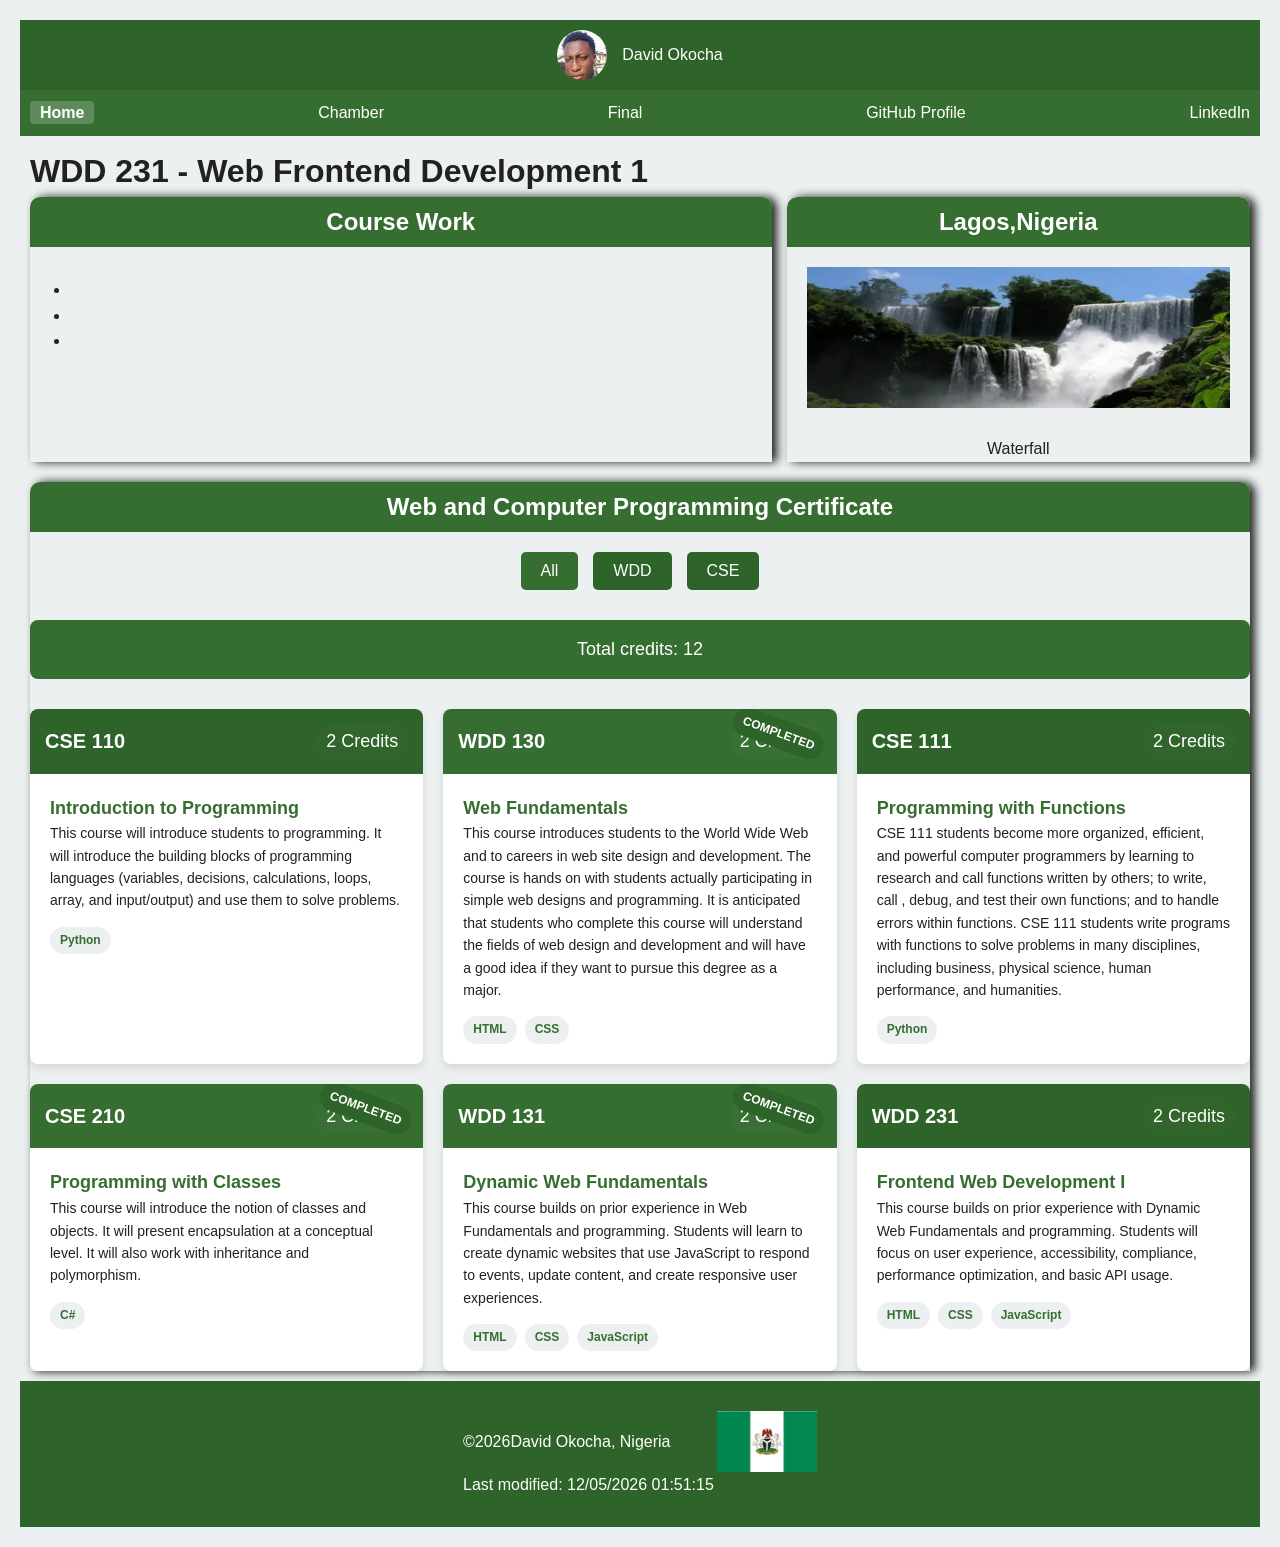
<file: index.html>
<!DOCTYPE html>
<html lang="en-us">

<head>
    <meta charset="UTF-8">
    <meta name="viewport" content="width=device-width, initial-scale=1.0">
    <title>WDD 231 - Web Frontend Development 1</title>
    <meta name="description"
        content="WDD 231 - Web Frontend Development 1 by David Okocha. Explore my GitHub Profile, LinkedIn, Chamber of Commerce Website">
    <meta name="author" content="David Okocha">
    <link rel="preconnect" href="https://fonts.googleapis.com">
    <link rel="preconnect" href="https://fonts.gstatic.com" crossorigin>
    <link
        href="https://fonts.googleapis.com/css2?family=Merriweather:wght@400;700;900&family=Roboto:wght@400;700&display=swap"
        rel="stylesheet">
    <link rel="stylesheet" href="./styles/normalize.css">
    <link rel="stylesheet" href="./styles/larger.css">

    <script src="./scripts/navigation.js" defer></script>
    <script src="./scripts/dates.js" defer></script>
    <script src="./scripts/course.js" defer></script>

</head>

<body>
    <header class="header">
        <div class="header-container">
            <img src="images/profile.jpeg" alt="Profile Picture" width="360" height="800">
            <p>David Okocha</p>
        </div>

        <div class="menu-icon" id="menuToggle" role="button" aria-label="Toggle navigation menu" aria-expanded="false"
            tabindex="0">
            <div class="bar"></div>
            <div class="bar"></div>
            <div class="bar"></div>
        </div>
    </header>
    <nav>
        <ul class="nav-menu" id="navMenu">
            <li><a href="#">Home</a></li>
            <li><a href="chamber/index.html">Chamber</a></li>
            <li><a href="final/index.html">Final</a></li>
            <li><a href="https://github.com/">GitHub Profile</a></li>
            <li><a href="https://www.linkedin.com/">LinkedIn</a></li>
        </ul>
    </nav>
    <main class="grid">
        <h1>WDD 231 - Web Frontend Development 1</h1>
        <div class="main">
            <section class="course">
                <h2>Course Work</h2>
                <div class="course-info">
                    <ul>
                        <li></li>
                        <li></li>
                        <li></li>
                    </ul>
                </div>
            </section>
            <section class="country">
                <h2>Lagos,Nigeria</h2>
                <div class="country-image">
                    <img src="images/waterfall.webp" alt="Waterfall in Lagos, Nigeria" width="1280" height="720">
                </div>
                <p>Waterfall</p>
            </section>
        </div>
        <section class="certificate">
            <h2>Web and Computer Programming Certificate</h2>
            <div class="filter-buttons">
                <button class="filter-btn active" id="all-btn">All</button>
                <button class="filter-btn" id="wdd-btn">WDD</button>
                <button class="filter-btn" id="cse-btn">CSE</button>
            </div>

            <div class="credit-counter" id="credit-counter">
                Total credits: 0
            </div>

            <div class="courses-grid" id="courses-grid">
            </div>
        </section>
    </main>
    <footer>
        <div class="footer-container">
            <div class="last-block">
                <p>&copy;<span id="currentyear"></span>David Okocha, Nigeria</p>
                <img src="images/flag.webp" alt="Nigerian flag" width="500" height="302">
            </div>
            <p id="lastModified"></p>
        </div>
    </footer>
</body>

</html>
</file>
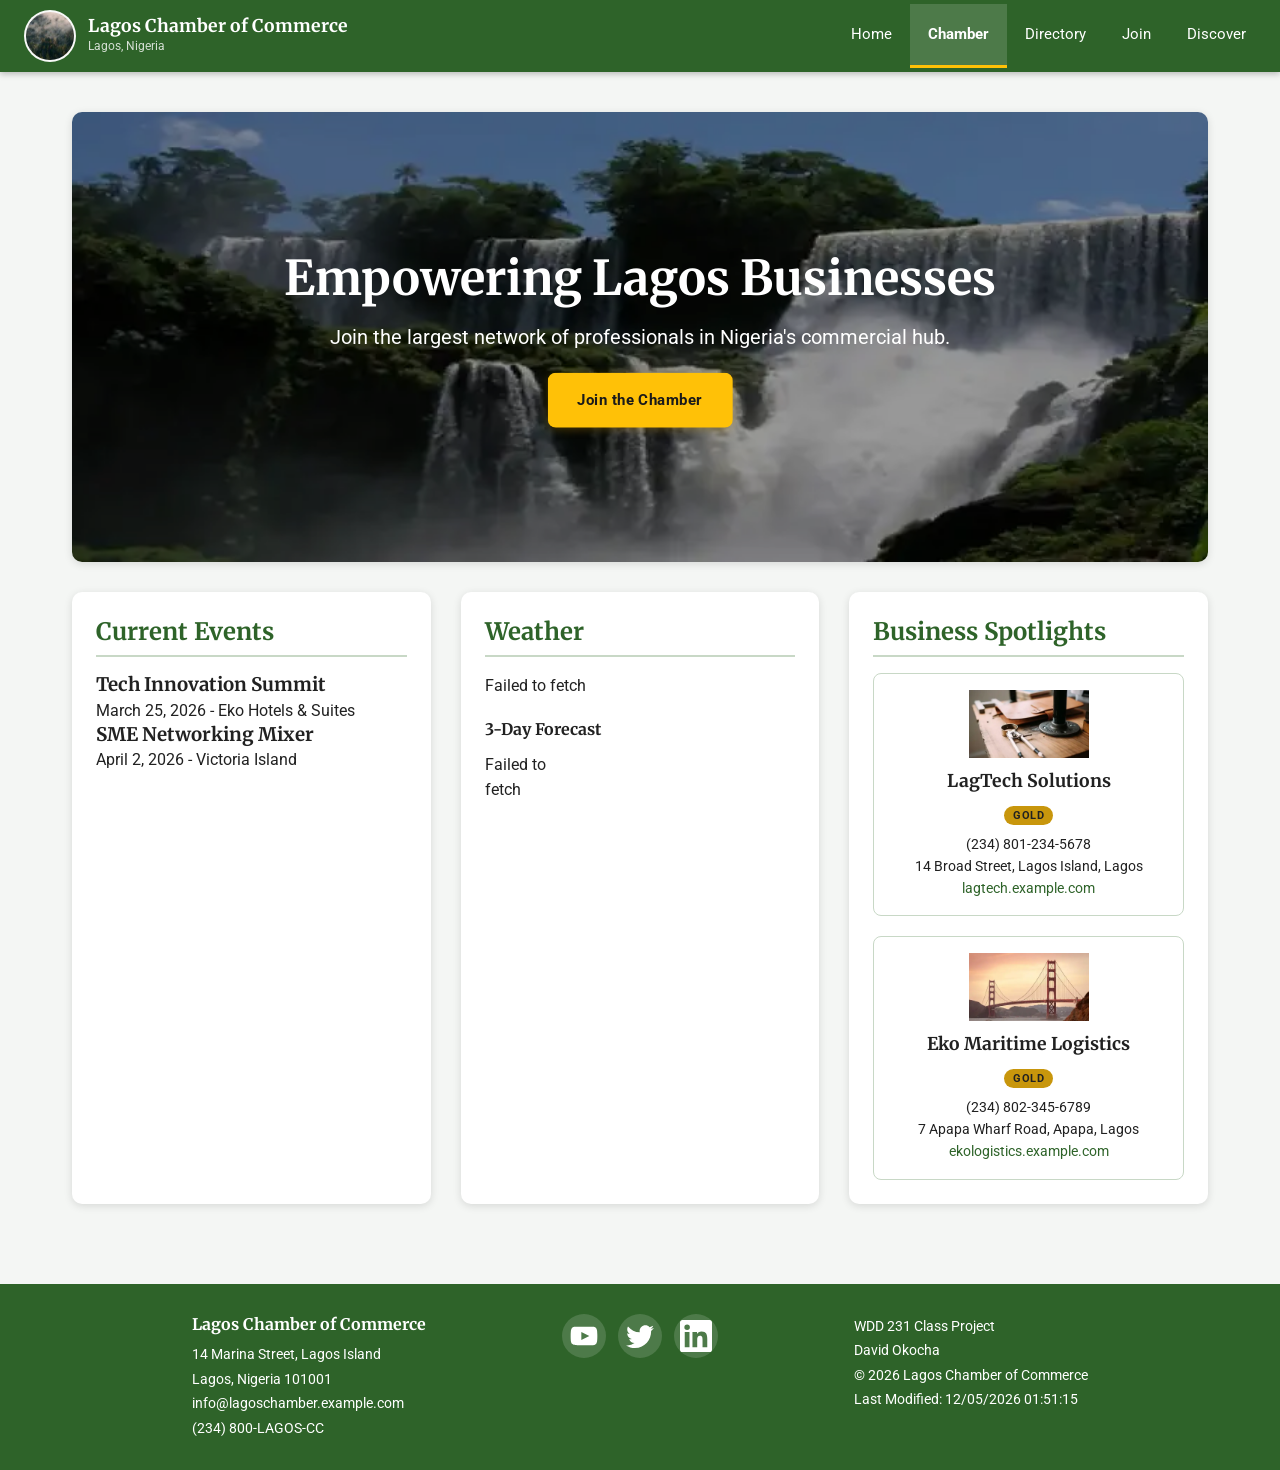
<file: chamber/index.html>
<!DOCTYPE html>
<html lang="en-us">

<head>
    <meta charset="UTF-8">
    <meta name="viewport" content="width=device-width, initial-scale=1.0">
    <title>Lagos Chamber of Commerce – Home</title>
    <meta name="description"
        content="Welcome to the Lagos Chamber of Commerce. Supporting local business growth across Lagos, Nigeria.">
    <meta name="author" content="David Okocha">

    <meta property="og:title" content="Lagos Chamber of Commerce – Home">
    <meta property="og:description"
        content="Welcome to the Lagos Chamber of Commerce. Supporting local business growth across Lagos, Nigeria.">
    <meta property="og:image" content="https://monarchcorps.github.io/wdd231/chamber/og-preview.jpg">
    <meta property="og:url" content="https://monarchcorps.github.io/wdd231/chamber/index.html">
    <meta property="og:type" content="website">

    <link rel="icon" href="favicon.svg" type="image/svg+xml">

     <link rel="preconnect" href="https://fonts.googleapis.com">
    <link rel="preconnect" href="https://fonts.gstatic.com" crossorigin>
    <link
        href="https://fonts.googleapis.com/css2?family=Merriweather:wght@400;700&family=Roboto:wght@400;700&display=swap"
        rel="stylesheet">

    <link rel="stylesheet" href="styles/normalize.css">
    <link rel="stylesheet" href="styles/small.css">
    <link rel="stylesheet" href="styles/larger.css">

    <script src="scripts/navigation.js" defer></script>
    <script src="scripts/dates.js" defer></script>
    <script src="scripts/home.js" type="module"></script>
</head>

<body>
    <div class="top-bar">
        <header class="site-header">
            <div class="header-brand">
                <img src="images/chamber-logo.webp" alt="Lagos Chamber of Commerce logo" width="48" height="48"
                    class="header-logo">
                <div class="brand-text">
                    <span class="brand-name">Lagos Chamber of Commerce</span>
                    <span class="brand-sub">Lagos, Nigeria</span>
                </div>
            </div>

            <button class="menu-toggle" id="menuToggle" aria-label="Toggle navigation menu" aria-expanded="false"
                aria-controls="mainNav">
                <span class="bar"></span>
                <span class="bar"></span>
                <span class="bar"></span>
            </button>
        </header>

        <nav id="mainNav" class="main-nav" aria-label="Site navigation">
            <ul class="nav-list">
                <li><a href="../index.html">Home</a></li>
                <li><a href="index.html" aria-current="page">Chamber</a></li>
                <li><a href="directory.html">Directory</a></li>
                <li><a href="join.html">Join</a></li>
                <li><a href="discover.html">Discover</a></li>
            </ul>
        </nav>
    </div>

    <main class="home-grid">
        <section class="hero-section">
            <div class="hero-container">
                <picture>
                    <source media="(min-width: 960px)" srcset="../images/waterfall.webp">
                    <img src="../images/waterfall.webp" alt="Lagos Skyline Hero" width="1200" height="400" class="hero-img">
                </picture>
                <div class="hero-cta">
                    <h1>Empowering Lagos Businesses</h1>
                    <p>Join the largest network of professionals in Nigeria's commercial hub.</p>
                    <a href="join.html" class="cta-button">Join the Chamber</a>
                </div>
            </div>
        </section>

        <section class="events-section">
            <h2>Current Events</h2>
            <div class="events-container">
                <article class="event-card">
                    <h3>Tech Innovation Summit</h3>
                    <p>March 25, 2026 - Eko Hotels & Suites</p>
                </article>
                <article class="event-card">
                    <h3>SME Networking Mixer</h3>
                    <p>April 2, 2026 - Victoria Island</p>
                </article>
            </div>
        </section>

        <section class="weather-section">
            <h2>Weather</h2>
            <div id="weather-container" class="weather-container">
                <div class="current-weather">
                    <p>Loading current weather...</p>
                </div>
                <div class="forecast-weather">
                    <h3>3-Day Forecast</h3>
                    <div id="forecast-container">
                        <!-- Forecast items will be injected here -->
                    </div>
                </div>
            </div>
        </section>

        <section class="spotlights-section">
            <h2>Business Spotlights</h2>
            <div id="spotlights-container" class="spotlights-container">
                <p>Loading member spotlights...</p>
            </div>
        </section>
    </main>

    <footer class="site-footer">
        <div class="footer-container">
            <div class="footer-contact">
                <h2>Lagos Chamber of Commerce</h2>
                <p>14 Marina Street, Lagos Island</p>
                <p>Lagos, Nigeria 101001</p>
                <p>info@lagoschamber.example.com</p>
                <p>(234) 800-LAGOS-CC</p>
            </div>
            <div class="footer-social">
                <a href="https://youtube.com" target="_blank" rel="noopener noreferrer" aria-label="YouTube">
                    <svg xmlns="http://www.w3.org/2000/svg" width="32" height="32" viewBox="0 0 24 24"
                        fill="currentColor" aria-hidden="true">
                        <path
                            d="M21.8 8s-.2-1.4-.8-2c-.8-.8-1.6-.8-2-.9C16.8 5 12 5 12 5s-4.8 0-7 .1c-.4.1-1.2.1-2 .9-.6.6-.8 2-.8 2S2 9.6 2 11.2v1.5c0 1.6.2 3.2.2 3.2s.2 1.4.8 2c.8.8 1.8.8 2.3.9C6.8 19 12 19 12 19s4.8 0 7-.1c.4-.1 1.2-.1 2-.9.6-.6.8-2 .8-2s.2-1.6.2-3.2v-1.5C22 9.6 21.8 8 21.8 8zM10 15V9l6 3-6 3z" />
                    </svg>
                </a>
                <a href="https://twitter.com" target="_blank" rel="noopener noreferrer" aria-label="Twitter / X">
                    <svg xmlns="http://www.w3.org/2000/svg" width="32" height="32" viewBox="0 0 24 24"
                        fill="currentColor" aria-hidden="true">
                        <path
                            d="M22.46 6c-.77.35-1.6.58-2.46.69.88-.53 1.56-1.37 1.88-2.38-.83.5-1.75.85-2.72 1.05C18.37 4.5 17.26 4 16 4c-2.35 0-4.27 1.92-4.27 4.29 0 .34.04.67.11.98C8.28 9.09 5.11 7.38 3 4.79c-.37.63-.58 1.37-.58 2.15 0 1.49.75 2.81 1.91 3.56-.71 0-1.37-.2-1.95-.5v.03c0 2.08 1.48 3.82 3.44 4.21a4.22 4.22 0 0 1-1.93.07 4.28 4.28 0 0 0 4 2.98 8.521 8.521 0 0 1-5.33 1.84c-.34 0-.68-.02-1.02-.06C3.44 20.29 5.7 21 8.12 21 16 21 20.33 14.46 20.33 8.79c0-.19 0-.37-.01-.56.84-.6 1.56-1.36 2.14-2.23z" />
                    </svg>
                </a>
                <a href="https://linkedin.com" target="_blank" rel="noopener noreferrer" aria-label="LinkedIn">
                    <svg xmlns="http://www.w3.org/2000/svg" width="32" height="32" viewBox="0 0 24 24"
                        fill="currentColor" aria-hidden="true">
                        <path
                            d="M20.447 20.452h-3.554v-5.569c0-1.328-.027-3.037-1.852-3.037-1.853 0-2.136 1.445-2.136 2.939v5.667H9.351V9h3.414v1.561h.046c.477-.9 1.637-1.85 3.37-1.85 3.601 0 4.267 2.37 4.267 5.455v6.286zM5.337 7.433a2.062 2.062 0 0 1-2.063-2.065 2.064 2.064 0 1 1 2.063 2.065zm1.782 13.019H3.555V9h3.564v11.452zM22.225 0H1.771C.792 0 0 .774 0 1.729v20.542C0 23.227.792 24 1.771 24h20.451C23.2 24 24 23.227 24 22.271V1.729C24 .774 23.2 0 22.222 0h.003z" />
                    </svg>
                </a>
            </div>
            <div class="footer-dev">
                <p>WDD 231 Class Project</p>
                <p>David Okocha</p>
                <p>&copy; <span id="currentYear"></span> Lagos Chamber of Commerce</p>
                <p id="lastModified"></p>
            </div>
        </div>
    </footer>

</body>

</html>
</file>
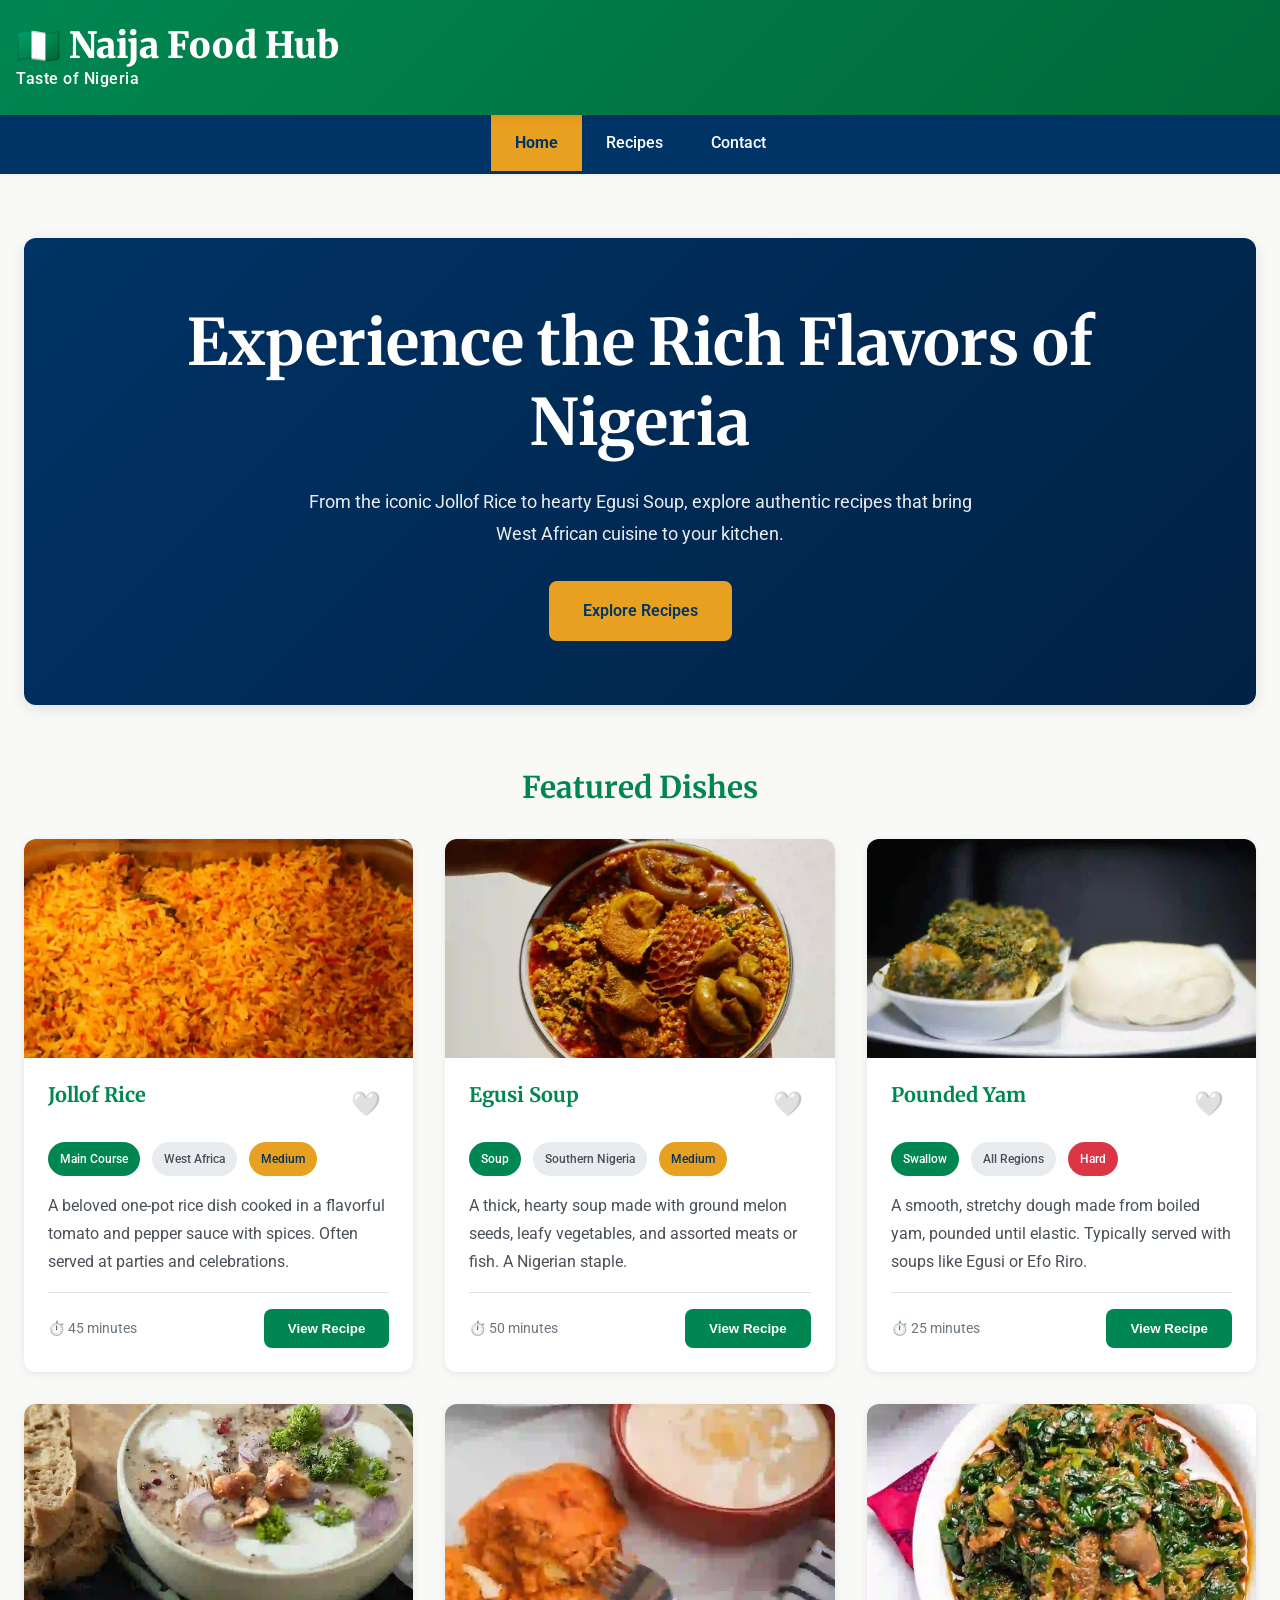
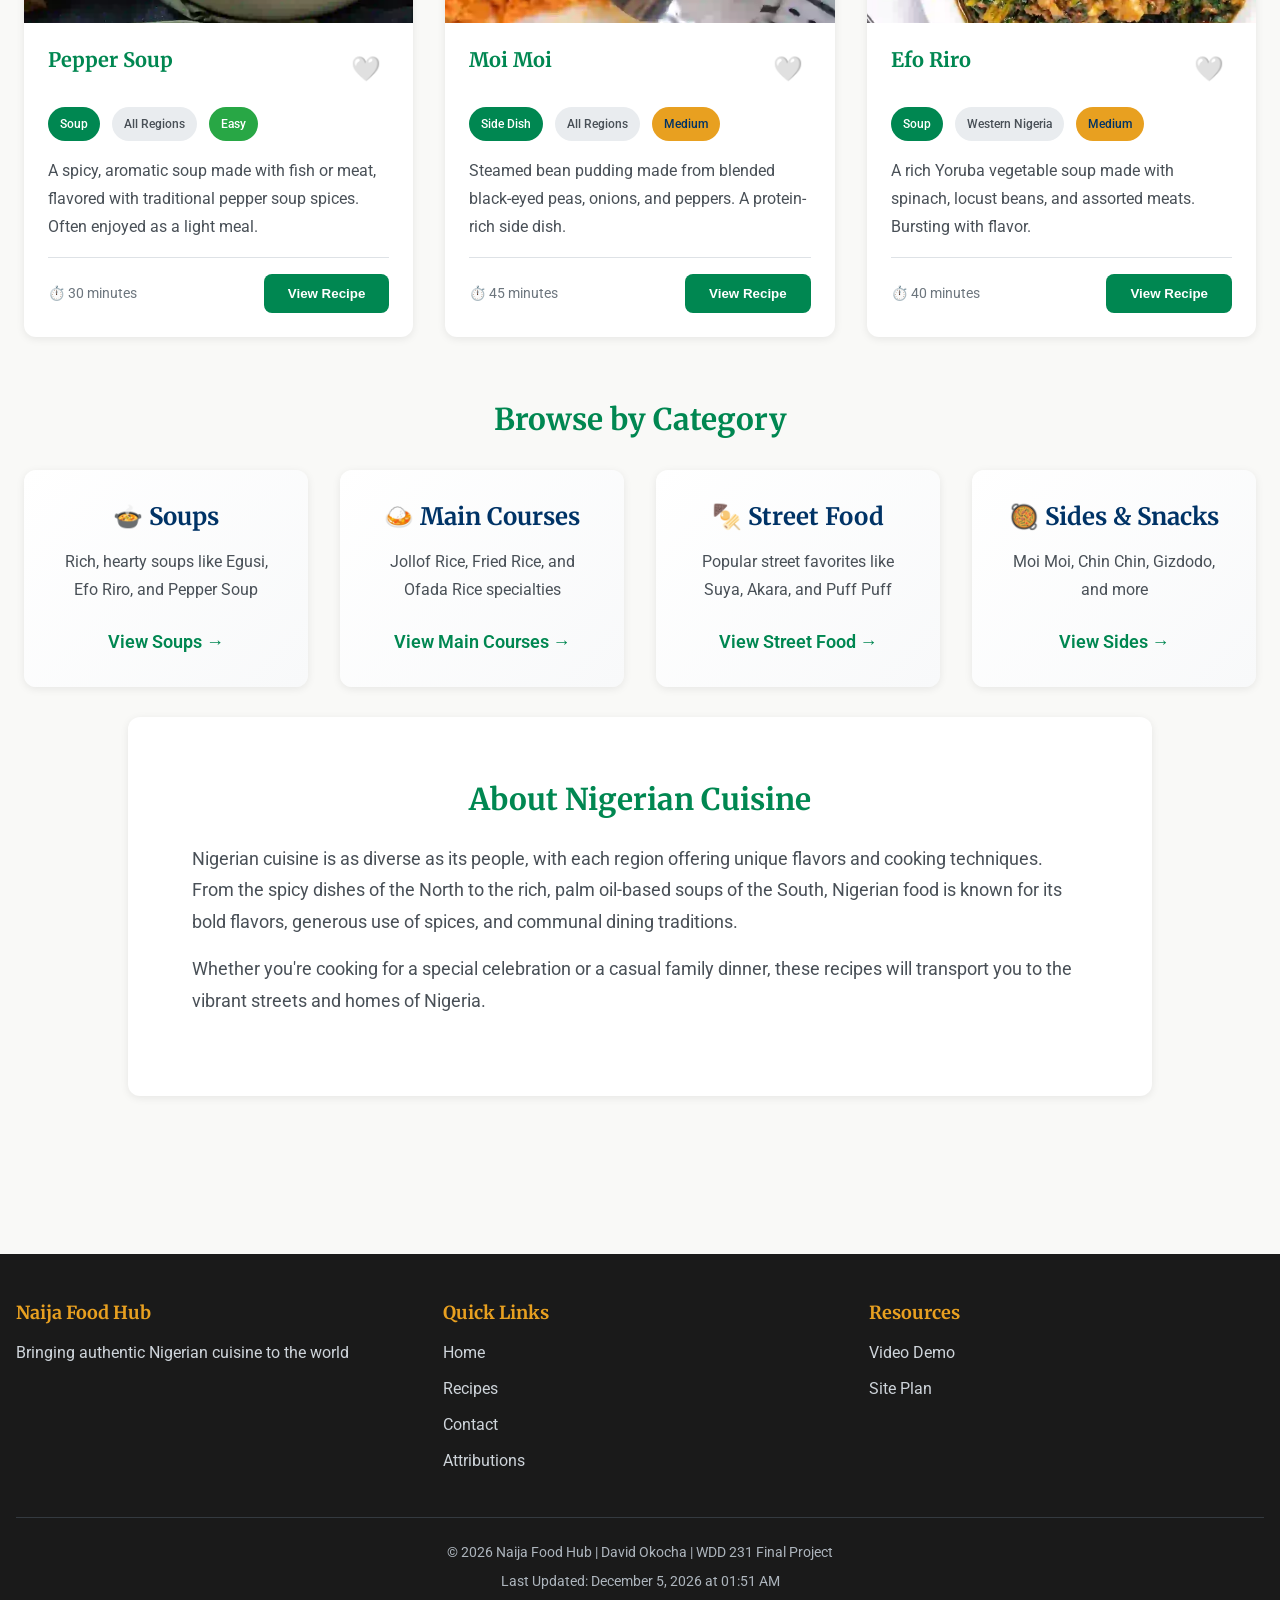
<file: final/index.html>
<!DOCTYPE html>
<html lang="en">

<head>
    <meta charset="UTF-8">
    <meta name="viewport" content="width=device-width, initial-scale=1.0">
    <title>Naija Food Hub - Discover Authentic Nigerian Cuisine</title>
    <meta name="description"
        content="Explore authentic Nigerian recipes, from Jollof Rice to Egusi Soup. Discover the rich flavors of West African cuisine with detailed recipes and cooking tips.">
    <meta name="author" content="David Okocha">

    <!-- Open Graph Meta Tags -->
    <meta property="og:title" content="Naija Food Hub - Discover Authentic Nigerian Cuisine">
    <meta property="og:description"
        content="Explore authentic Nigerian recipes, from Jollof Rice to Egusi Soup. Discover the rich flavors of West African cuisine.">
    <meta property="og:type" content="website">
    <meta property="og:url" content="https://monarchcorps.github.io/wdd231/final/">
    <meta property="og:image" content="https://monarchcorps.github.io/wdd231/final/images/jollof_rice.webp">

    <!-- Twitter Card Meta Tags -->
    <meta name="twitter:card" content="summary_large_image">
    <meta name="twitter:title" content="Naija Food Hub - Discover Authentic Nigerian Cuisine">
    <meta name="twitter:description" content="Explore authentic Nigerian recipes, from Jollof Rice to Egusi Soup.">

    <!-- Favicon -->
    <link rel="icon" type="image/svg+xml" href="images/favicon.svg">

    <!-- Fonts -->
    <link rel="preconnect" href="https://fonts.googleapis.com">
    <link rel="preconnect" href="https://fonts.gstatic.com" crossorigin>
    <link
        href="https://fonts.googleapis.com/css2?family=Merriweather:wght@400;700;900&family=Roboto:wght@400;500;700&display=swap"
        rel="stylesheet">

    <!-- Stylesheets -->
    <link rel="stylesheet" href="styles/base.css">
    <link rel="stylesheet" href="styles/layout.css">
    <link rel="stylesheet" href="styles/components.css">
    <link rel="stylesheet" href="styles/responsive.css">

    <script src="scripts/main.js" type="module"></script>
</head>

<body>
    <header>
        <div class="header-container">
            <div class="logo">
                <h1>🇳🇬 Naija Food Hub</h1>
                <p class="tagline">Taste of Nigeria</p>
            </div>
            <button class="hamburger" id="hamburger" aria-label="Toggle navigation menu" aria-expanded="false">
                <span class="bar"></span>
                <span class="bar"></span>
                <span class="bar"></span>
            </button>
        </div>
    </header>

    <nav id="nav">
        <ul class="nav-menu">
            <li><a href="index.html" class="active" aria-current="page">Home</a></li>
            <li><a href="recipes.html">Recipes</a></li>
            <li><a href="contact.html">Contact</a></li>
        </ul>
    </nav>

    <main>
        <section class="hero">
            <div class="hero-content">
                <h2>Experience the Rich Flavors of Nigeria</h2>
                <p>From the iconic Jollof Rice to hearty Egusi Soup, explore authentic recipes that bring West African
                    cuisine to your kitchen.</p>
                <a href="recipes.html" class="cta-button">Explore Recipes</a>
            </div>
        </section>

        <section class="featured">
            <h2>Featured Dishes</h2>
            <div class="featured-grid" id="featured-dishes">
                <!-- Dynamically loaded featured dishes -->
            </div>
        </section>

        <section class="categories">
            <h2>Browse by Category</h2>
            <div class="category-grid">
                <div class="category-card">
                    <h3>🍲 Soups</h3>
                    <p>Rich, hearty soups like Egusi, Efo Riro, and Pepper Soup</p>
                    <a href="recipes.html?category=Soup" class="category-link">View Soups →</a>
                </div>
                <div class="category-card">
                    <h3>🍛 Main Courses</h3>
                    <p>Jollof Rice, Fried Rice, and Ofada Rice specialties</p>
                    <a href="recipes.html?category=Main%20Course" class="category-link">View Main Courses →</a>
                </div>
                <div class="category-card">
                    <h3>🍢 Street Food</h3>
                    <p>Popular street favorites like Suya, Akara, and Puff Puff</p>
                    <a href="recipes.html?category=Street%20Food" class="category-link">View Street Food →</a>
                </div>
                <div class="category-card">
                    <h3>🥘 Sides & Snacks</h3>
                    <p>Moi Moi, Chin Chin, Gizdodo, and more</p>
                    <a href="recipes.html?category=Side%20Dish" class="category-link">View Sides →</a>
                </div>
            </div>
        </section>

        <section class="about">
            <h2>About Nigerian Cuisine</h2>
            <div class="about-content">
                <p>Nigerian cuisine is as diverse as its people, with each region offering unique flavors and cooking
                    techniques. From the spicy dishes of the North to the rich, palm oil-based soups of the South,
                    Nigerian food is known for its bold flavors, generous use of spices, and communal dining traditions.
                </p>
                <p>Whether you're cooking for a special celebration or a casual family dinner, these recipes will
                    transport you to the vibrant streets and homes of Nigeria.</p>
            </div>
        </section>

        <section class="recent-views hidden" id="recent-section">
            <h2>Recently Viewed</h2>
            <div class="recent-grid" id="recent-dishes">
                <!-- Dynamically loaded from local storage -->
            </div>
        </section>
    </main>

    <footer>
        <div class="footer-container">
            <div class="footer-section">
                <h3>Naija Food Hub</h3>
                <p>Bringing authentic Nigerian cuisine to the world</p>
            </div>
            <div class="footer-section">
                <h3>Quick Links</h3>
                <ul>
                    <li><a href="index.html">Home</a></li>
                    <li><a href="recipes.html">Recipes</a></li>
                    <li><a href="contact.html">Contact</a></li>
                    <li><a href="attributions.html">Attributions</a></li>
                </ul>
            </div>
            <div class="footer-section">
                <h3>Resources</h3>
                <ul>
                    <li><a href="https://www.loom.com/share/2588f22bd7044f4ea93019402644c666" target="_blank" rel="noopener">Video Demo</a></li>
                    <li><a href="siteplan.html">Site Plan</a></li>
                </ul>
            </div>
        </div>
        <div class="footer-bottom">
            <p>&copy; <span id="currentyear"></span> Naija Food Hub | David Okocha | WDD 231 Final Project</p>
            <p id="lastModified"></p>
        </div>
    </footer>

    <!-- Modal for recipe details -->
    <div id="recipe-modal" class="modal" role="dialog" aria-label="Recipe details" aria-hidden="true">
        <div class="modal-content">
            <button class="modal-close" aria-label="Close modal">&times;</button>
            <div id="modal-body">
                <!-- Dynamically loaded recipe details -->
            </div>
        </div>
    </div>
</body>

</html>
</file>
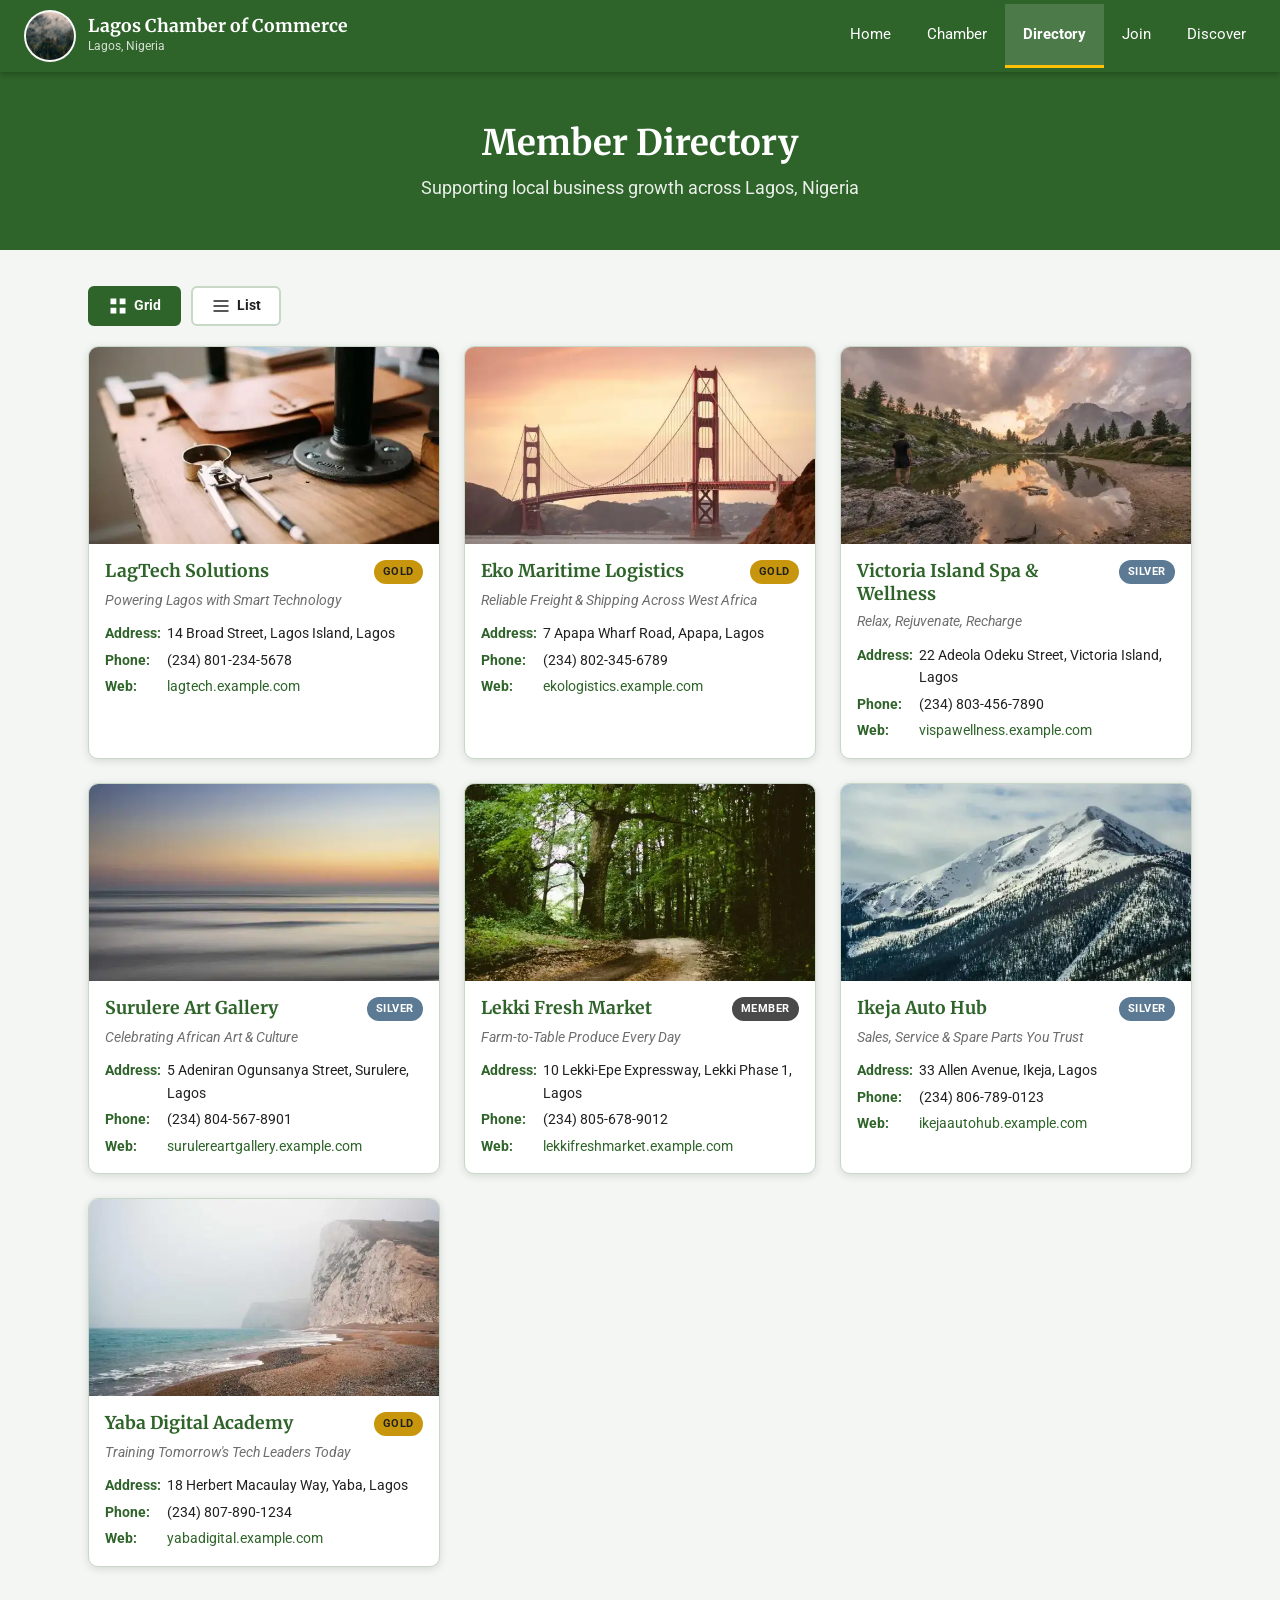
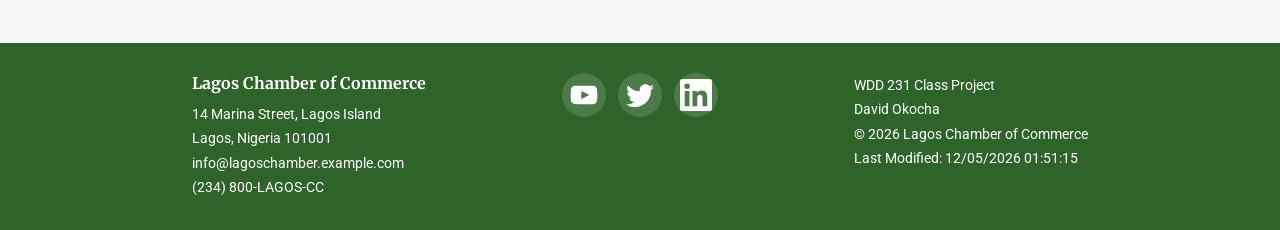
<file: chamber/directory.html>
<!DOCTYPE html>
<html lang="en-us">

<head>
    <meta charset="UTF-8">
    <meta name="viewport" content="width=device-width, initial-scale=1.0">
    <title>Lagos Chamber of Commerce – Member Directory</title>
    <meta name="description"
        content="Browse the member directory of the Lagos Chamber of Commerce. Discover local businesses and organizations across Lagos, Nigeria.">
    <meta name="author" content="David Okocha">

    <meta property="og:title" content="Lagos Chamber of Commerce – Member Directory">
    <meta property="og:description"
        content="Browse the member directory of the Lagos Chamber of Commerce. Discover local businesses and organizations across Lagos, Nigeria.">
    <meta property="og:image" content="https://monarchcorps.github.io/wdd231/chamber/og-preview.jpg">
    <meta property="og:url" content="https://monarchcorps.github.io/wdd231/chamber/directory.html">
    <meta property="og:type" content="website">

    <link rel="icon" href="favicon.svg" type="image/svg+xml">

    <link rel="preconnect" href="https://fonts.googleapis.com">
    <link rel="preconnect" href="https://fonts.gstatic.com" crossorigin>
    <link
        href="https://fonts.googleapis.com/css2?family=Merriweather:wght@400;700&family=Roboto:wght@400;700&display=swap"
        rel="stylesheet">

    <link rel="stylesheet" href="styles/normalize.css">
    <link rel="stylesheet" href="styles/small.css">
    <link rel="stylesheet" href="styles/larger.css">

    <script src="scripts/navigation.js" defer></script>
    <script src="scripts/dates.js" defer></script>
    <script src="scripts/members.js" defer></script>
</head>

<body>
    <div class="top-bar">
        <header class="site-header">
            <div class="header-brand">
                <img src="images/chamber-logo.webp" alt="Lagos Chamber of Commerce logo" width="48" height="48"
                    class="header-logo">
                <div class="brand-text">
                    <span class="brand-name">Lagos Chamber of Commerce</span>
                    <span class="brand-sub">Lagos, Nigeria</span>
                </div>
            </div>

            <button class="menu-toggle" id="menuToggle" aria-label="Toggle navigation menu" aria-expanded="false"
                aria-controls="mainNav">
                <span class="bar"></span>
                <span class="bar"></span>
                <span class="bar"></span>
            </button>
        </header>

        <nav id="mainNav" class="main-nav" aria-label="Site navigation">
            <ul class="nav-list">
                <li><a href="../index.html">Home</a></li>
                <li><a href="index.html">Chamber</a></li>
                <li><a href="directory.html" aria-current="page">Directory</a></li>
                <li><a href="join.html">Join</a></li>
                <li><a href="discover.html">Discover</a></li>
            </ul>
        </nav>
    </div>

    <main>
        <div class="directory-hero">
            <h1>Member Directory</h1>
            <p>Supporting local business growth across Lagos, Nigeria</p>
        </div>

        <section class="directory-section" aria-label="Chamber member listings">
            <div class="view-controls">
                <button class="view-btn active" id="gridBtn" aria-pressed="true" title="Grid view">
                    <svg xmlns="http://www.w3.org/2000/svg" width="20" height="20" viewBox="0 0 24 24"
                        fill="currentColor" aria-hidden="true">
                        <path d="M3 3h7v7H3zm11 0h7v7h-7zM3 14h7v7H3zm11 0h7v7h-7z" />
                    </svg>
                    Grid
                </button>
                <button class="view-btn" id="listBtn" aria-pressed="false" title="List view">
                    <svg xmlns="http://www.w3.org/2000/svg" width="20" height="20" viewBox="0 0 24 24"
                        fill="currentColor" aria-hidden="true">
                        <path d="M3 5h18v2H3zm0 6h18v2H3zm0 6h18v2H3z" />
                    </svg>
                    List
                </button>
            </div>

            <div id="members-container" class="members-grid" role="list" aria-label="Chamber members">
                <!-- Populated by members.js -->
            </div>
        </section>
    </main>

    <footer class="site-footer">
        <div class="footer-container">
            <div class="footer-contact">
                <h2>Lagos Chamber of Commerce</h2>
                <p>14 Marina Street, Lagos Island</p>
                <p>Lagos, Nigeria 101001</p>
                <p>info@lagoschamber.example.com</p>
                <p>(234) 800-LAGOS-CC</p>
            </div>
            <div class="footer-social">
                <a href="https://youtube.com" target="_blank" rel="noopener noreferrer" aria-label="YouTube">
                    <svg xmlns="http://www.w3.org/2000/svg" width="32" height="32" viewBox="0 0 24 24"
                        fill="currentColor" aria-hidden="true">
                        <path
                            d="M21.8 8s-.2-1.4-.8-2c-.8-.8-1.6-.8-2-.9C16.8 5 12 5 12 5s-4.8 0-7 .1c-.4.1-1.2.1-2 .9-.6.6-.8 2-.8 2S2 9.6 2 11.2v1.5c0 1.6.2 3.2.2 3.2s.2 1.4.8 2c.8.8 1.8.8 2.3.9C6.8 19 12 19 12 19s4.8 0 7-.1c.4-.1 1.2-.1 2-.9.6-.6.8-2 .8-2s.2-1.6.2-3.2v-1.5C22 9.6 21.8 8 21.8 8zM10 15V9l6 3-6 3z" />
                    </svg>
                </a>
                <a href="https://twitter.com" target="_blank" rel="noopener noreferrer" aria-label="Twitter / X">
                    <svg xmlns="http://www.w3.org/2000/svg" width="32" height="32" viewBox="0 0 24 24"
                        fill="currentColor" aria-hidden="true">
                        <path
                            d="M22.46 6c-.77.35-1.6.58-2.46.69.88-.53 1.56-1.37 1.88-2.38-.83.5-1.75.85-2.72 1.05C18.37 4.5 17.26 4 16 4c-2.35 0-4.27 1.92-4.27 4.29 0 .34.04.67.11.98C8.28 9.09 5.11 7.38 3 4.79c-.37.63-.58 1.37-.58 2.15 0 1.49.75 2.81 1.91 3.56-.71 0-1.37-.2-1.95-.5v.03c0 2.08 1.48 3.82 3.44 4.21a4.22 4.22 0 0 1-1.93.07 4.28 4.28 0 0 0 4 2.98 8.521 8.521 0 0 1-5.33 1.84c-.34 0-.68-.02-1.02-.06C3.44 20.29 5.7 21 8.12 21 16 21 20.33 14.46 20.33 8.79c0-.19 0-.37-.01-.56.84-.6 1.56-1.36 2.14-2.23z" />
                    </svg>
                </a>
                <a href="https://linkedin.com" target="_blank" rel="noopener noreferrer" aria-label="LinkedIn">
                    <svg xmlns="http://www.w3.org/2000/svg" width="32" height="32" viewBox="0 0 24 24"
                        fill="currentColor" aria-hidden="true">
                        <path
                            d="M20.447 20.452h-3.554v-5.569c0-1.328-.027-3.037-1.852-3.037-1.853 0-2.136 1.445-2.136 2.939v5.667H9.351V9h3.414v1.561h.046c.477-.9 1.637-1.85 3.37-1.85 3.601 0 4.267 2.37 4.267 5.455v6.286zM5.337 7.433a2.062 2.062 0 0 1-2.063-2.065 2.064 2.064 0 1 1 2.063 2.065zm1.782 13.019H3.555V9h3.564v11.452zM22.225 0H1.771C.792 0 0 .774 0 1.729v20.542C0 23.227.792 24 1.771 24h20.451C23.2 24 24 23.227 24 22.271V1.729C24 .774 23.2 0 22.222 0h.003z" />
                    </svg>
                </a>
            </div>
            <div class="footer-dev">
                <p>WDD 231 Class Project</p>
                <p>David Okocha</p>
                <p>&copy; <span id="currentYear"></span> Lagos Chamber of Commerce</p>
                <p id="lastModified"></p>
            </div>
        </div>
    </footer>

</body>

</html>
</file>
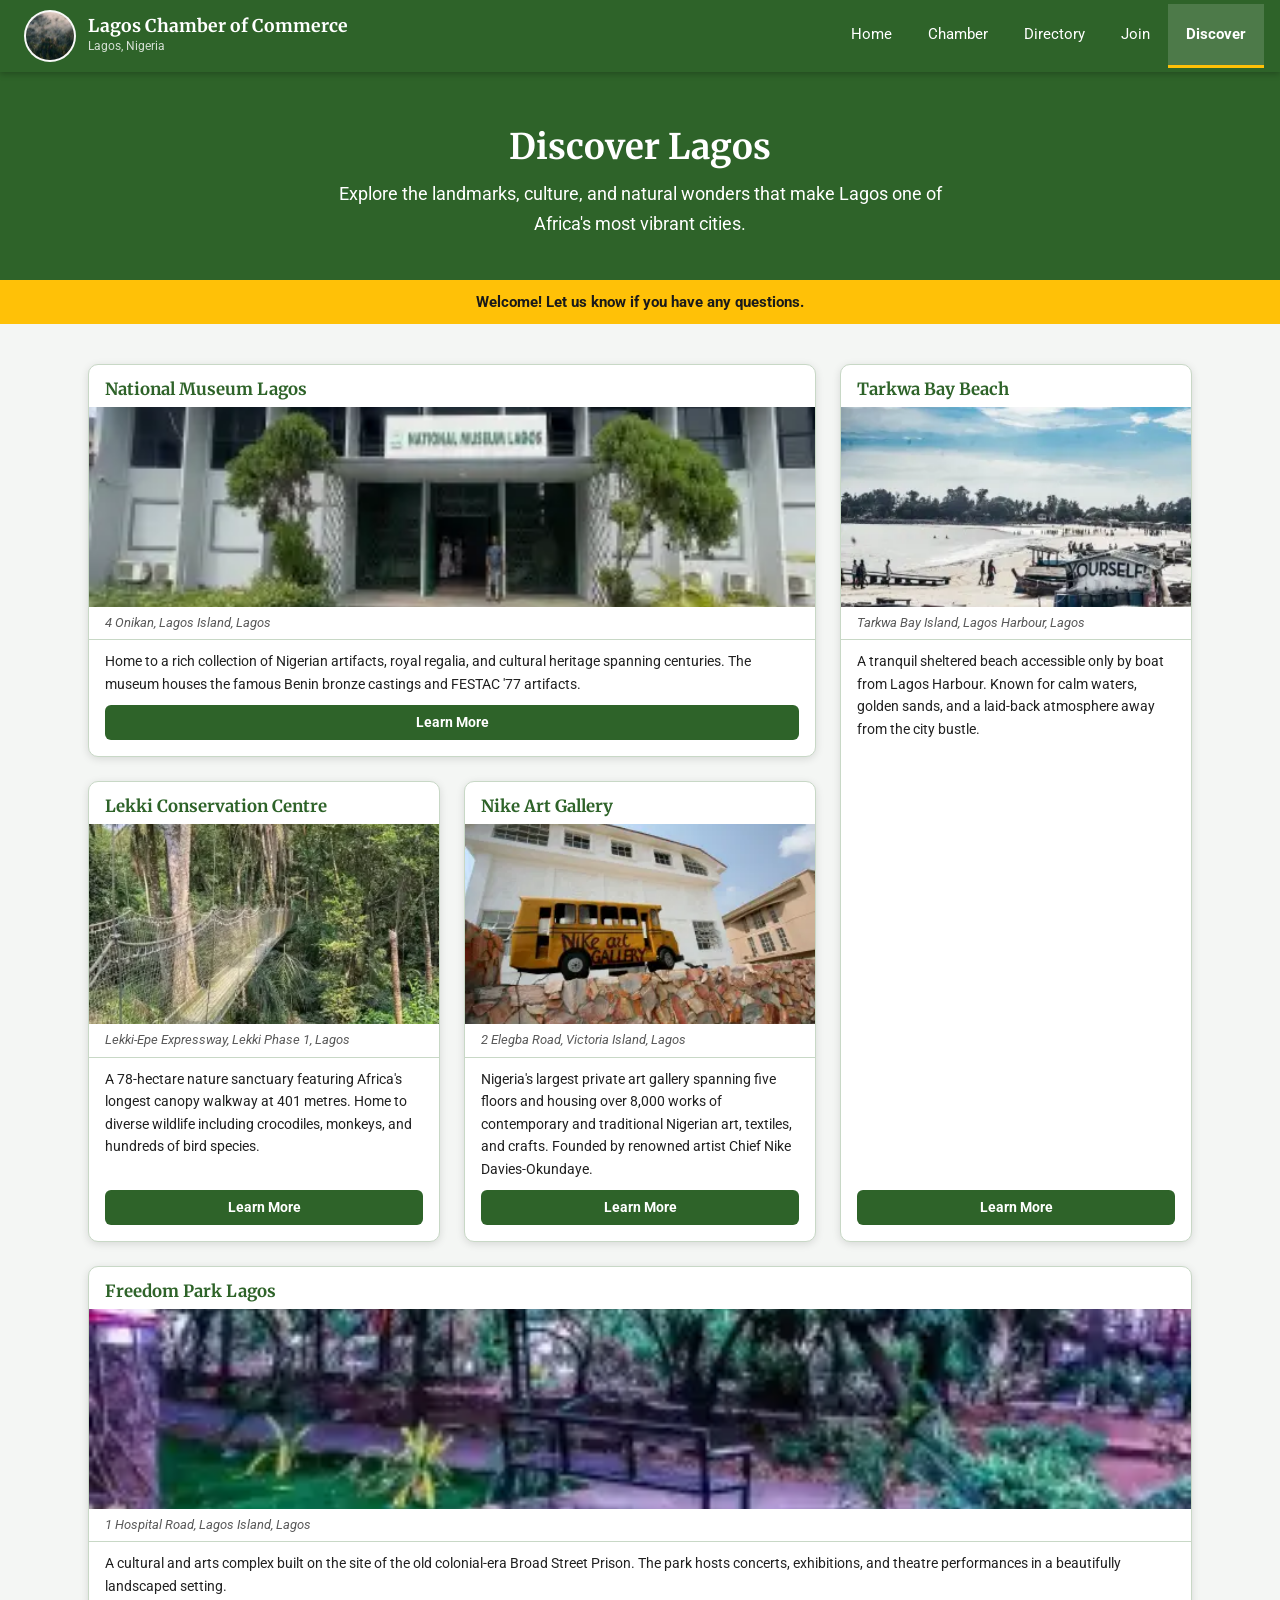
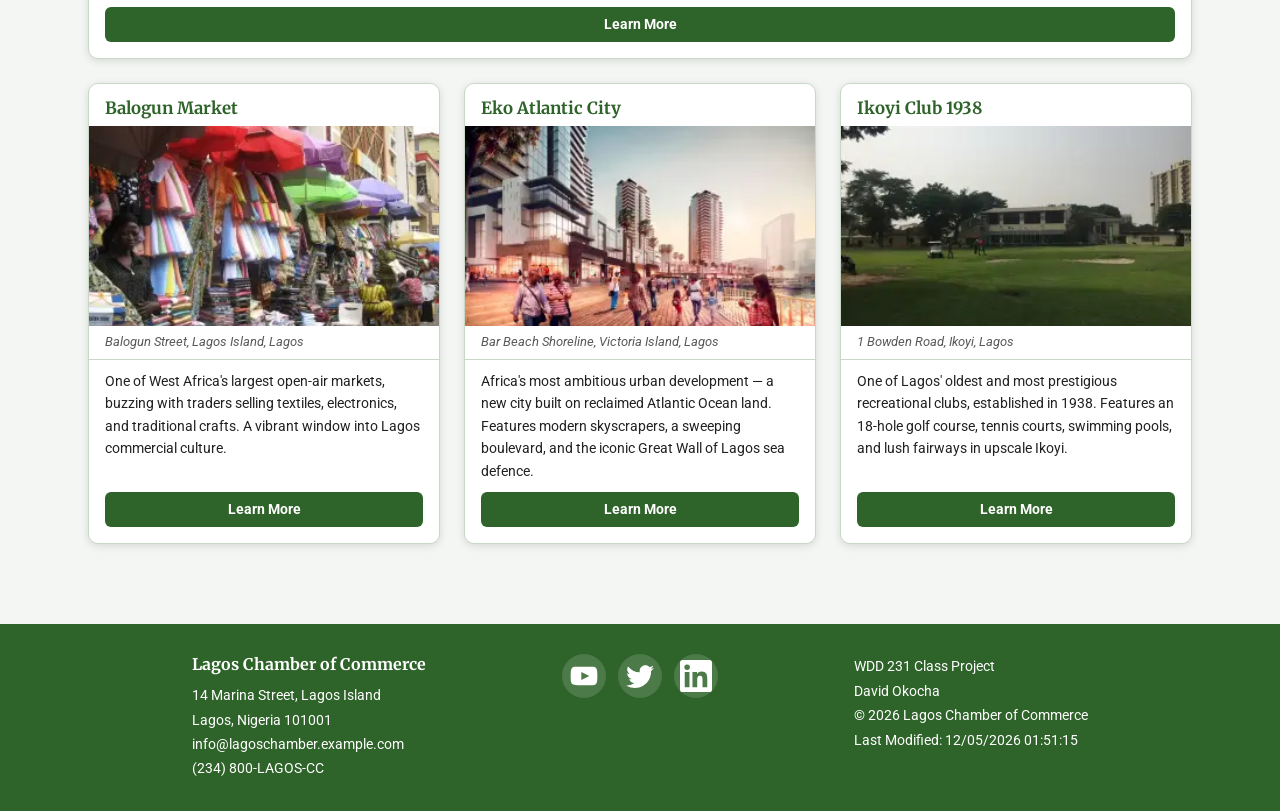
<file: chamber/discover.html>
<!DOCTYPE html>
<html lang="en-us">

<head>
    <meta charset="UTF-8">
    <meta name="viewport" content="width=device-width, initial-scale=1.0">
    <title>Discover Lagos – Lagos Chamber of Commerce</title>
    <meta name="description"
        content="Discover the landmarks, culture, and natural wonders of Lagos, Nigeria. Explore top attractions with the Lagos Chamber of Commerce.">
    <meta name="author" content="David Okocha">

    <meta property="og:title" content="Discover Lagos – Lagos Chamber of Commerce">
    <meta property="og:description"
        content="Discover the landmarks, culture, and natural wonders of Lagos, Nigeria. Explore top attractions with the Lagos Chamber of Commerce.">
    <meta property="og:image" content="https://monarchcorps.github.io/wdd231/chamber/og-preview.jpg">
    <meta property="og:url" content="https://monarchcorps.github.io/wdd231/chamber/discover.html">
    <meta property="og:type" content="website">

    <link rel="icon" href="favicon.svg" type="image/svg+xml">

    <link rel="preconnect" href="https://fonts.googleapis.com">
    <link rel="preconnect" href="https://fonts.gstatic.com" crossorigin>
    <link rel="preload" as="style" onload="this.onload=null;this.rel='stylesheet'"
        href="https://fonts.googleapis.com/css2?family=Merriweather:wght@400;700&amp;family=Roboto:wght@400;700&amp;display=swap">
    <noscript>
        <link rel="stylesheet"
            href="https://fonts.googleapis.com/css2?family=Merriweather:wght@400;700&amp;family=Roboto:wght@400;700&amp;display=swap">
    </noscript>

    <link rel="stylesheet" href="styles/normalize.css">
    <link rel="stylesheet" href="styles/small.css">
    <link rel="stylesheet" href="styles/larger.css">

    <script src="scripts/navigation.js" defer></script>
    <script src="scripts/dates.js" defer></script>
    <script src="scripts/discover.js" type="module"></script>
</head>

<body>
    <div class="top-bar">
        <header class="site-header">
            <div class="header-brand">
                <img src="images/chamber-logo.webp" alt="Lagos Chamber of Commerce logo" width="48" height="48"
                    class="header-logo">
                <div class="brand-text">
                    <span class="brand-name">Lagos Chamber of Commerce</span>
                    <span class="brand-sub">Lagos, Nigeria</span>
                </div>
            </div>

            <button class="menu-toggle" id="menuToggle" aria-label="Toggle navigation menu" aria-expanded="false"
                aria-controls="mainNav">
                <span class="bar"></span>
                <span class="bar"></span>
                <span class="bar"></span>
            </button>
        </header>

        <nav id="mainNav" class="main-nav" aria-label="Site navigation">
            <ul class="nav-list">
                <li><a href="../index.html">Home</a></li>
                <li><a href="index.html">Chamber</a></li>
                <li><a href="directory.html">Directory</a></li>
                <li><a href="join.html">Join</a></li>
                <li><a href="discover.html" aria-current="page">Discover</a></li>
            </ul>
        </nav>
    </div>

    <main class="discover-main">

        <section class="discover-hero">
            <h1>Discover Lagos</h1>
            <p>Explore the landmarks, culture, and natural wonders that make Lagos one of Africa's most vibrant cities.</p>
        </section>

        <div class="visitor-banner" role="status" aria-live="polite">
            <p id="visitor-message"></p>
        </div>

        <section class="discover-section">
            <h2 class="discover-section-title">Lagos Attractions</h2>
            <div class="discover-grid">
            </div>
        </section>

    </main>

    <footer class="site-footer">
        <div class="footer-container">
            <div class="footer-contact">
                <h2>Lagos Chamber of Commerce</h2>
                <p>14 Marina Street, Lagos Island</p>
                <p>Lagos, Nigeria 101001</p>
                <p>info@lagoschamber.example.com</p>
                <p>(234) 800-LAGOS-CC</p>
            </div>
            <div class="footer-social">
                <a href="https://youtube.com" target="_blank" rel="noopener noreferrer" aria-label="YouTube">
                    <svg xmlns="http://www.w3.org/2000/svg" width="32" height="32" viewBox="0 0 24 24"
                        fill="currentColor" aria-hidden="true">
                        <path
                            d="M21.8 8s-.2-1.4-.8-2c-.8-.8-1.6-.8-2-.9C16.8 5 12 5 12 5s-4.8 0-7 .1c-.4.1-1.2.1-2 .9-.6.6-.8 2-.8 2S2 9.6 2 11.2v1.5c0 1.6.2 3.2.2 3.2s.2 1.4.8 2c.8.8 1.8.8 2.3.9C6.8 19 12 19 12 19s4.8 0 7-.1c.4-.1 1.2-.1 2-.9.6-.6.8-2 .8-2s.2-1.6.2-3.2v-1.5C22 9.6 21.8 8 21.8 8zM10 15V9l6 3-6 3z" />
                    </svg>
                </a>
                <a href="https://twitter.com" target="_blank" rel="noopener noreferrer" aria-label="Twitter / X">
                    <svg xmlns="http://www.w3.org/2000/svg" width="32" height="32" viewBox="0 0 24 24"
                        fill="currentColor" aria-hidden="true">
                        <path
                            d="M22.46 6c-.77.35-1.6.58-2.46.69.88-.53 1.56-1.37 1.88-2.38-.83.5-1.75.85-2.72 1.05C18.37 4.5 17.26 4 16 4c-2.35 0-4.27 1.92-4.27 4.29 0 .34.04.67.11.98C8.28 9.09 5.11 7.38 3 4.79c-.37.63-.58 1.37-.58 2.15 0 1.49.75 2.81 1.91 3.56-.71 0-1.37-.2-1.95-.5v.03c0 2.08 1.48 3.82 3.44 4.21a4.22 4.22 0 0 1-1.93.07 4.28 4.28 0 0 0 4 2.98 8.521 8.521 0 0 1-5.33 1.84c-.34 0-.68-.02-1.02-.06C3.44 20.29 5.7 21 8.12 21 16 21 20.33 14.46 20.33 8.79c0-.19 0-.37-.01-.56.84-.6 1.56-1.36 2.14-2.23z" />
                    </svg>
                </a>
                <a href="https://linkedin.com" target="_blank" rel="noopener noreferrer" aria-label="LinkedIn">
                    <svg xmlns="http://www.w3.org/2000/svg" width="32" height="32" viewBox="0 0 24 24"
                        fill="currentColor" aria-hidden="true">
                        <path
                            d="M20.447 20.452h-3.554v-5.569c0-1.328-.027-3.037-1.852-3.037-1.853 0-2.136 1.445-2.136 2.939v5.667H9.351V9h3.414v1.561h.046c.477-.9 1.637-1.85 3.37-1.85 3.601 0 4.267 2.37 4.267 5.455v6.286zM5.337 7.433a2.062 2.062 0 0 1-2.063-2.065 2.064 2.064 0 1 1 2.063 2.065zm1.782 13.019H3.555V9h3.564v11.452zM22.225 0H1.771C.792 0 0 .774 0 1.729v20.542C0 23.227.792 24 1.771 24h20.451C23.2 24 24 23.227 24 22.271V1.729C24 .774 23.2 0 22.222 0h.003z" />
                    </svg>
                </a>
            </div>
            <div class="footer-dev">
                <p>WDD 231 Class Project</p>
                <p>David Okocha</p>
                <p>&copy; <span id="currentYear"></span> Lagos Chamber of Commerce</p>
                <p id="lastModified"></p>
            </div>
        </div>
    </footer>

</body>

</html>
</file>
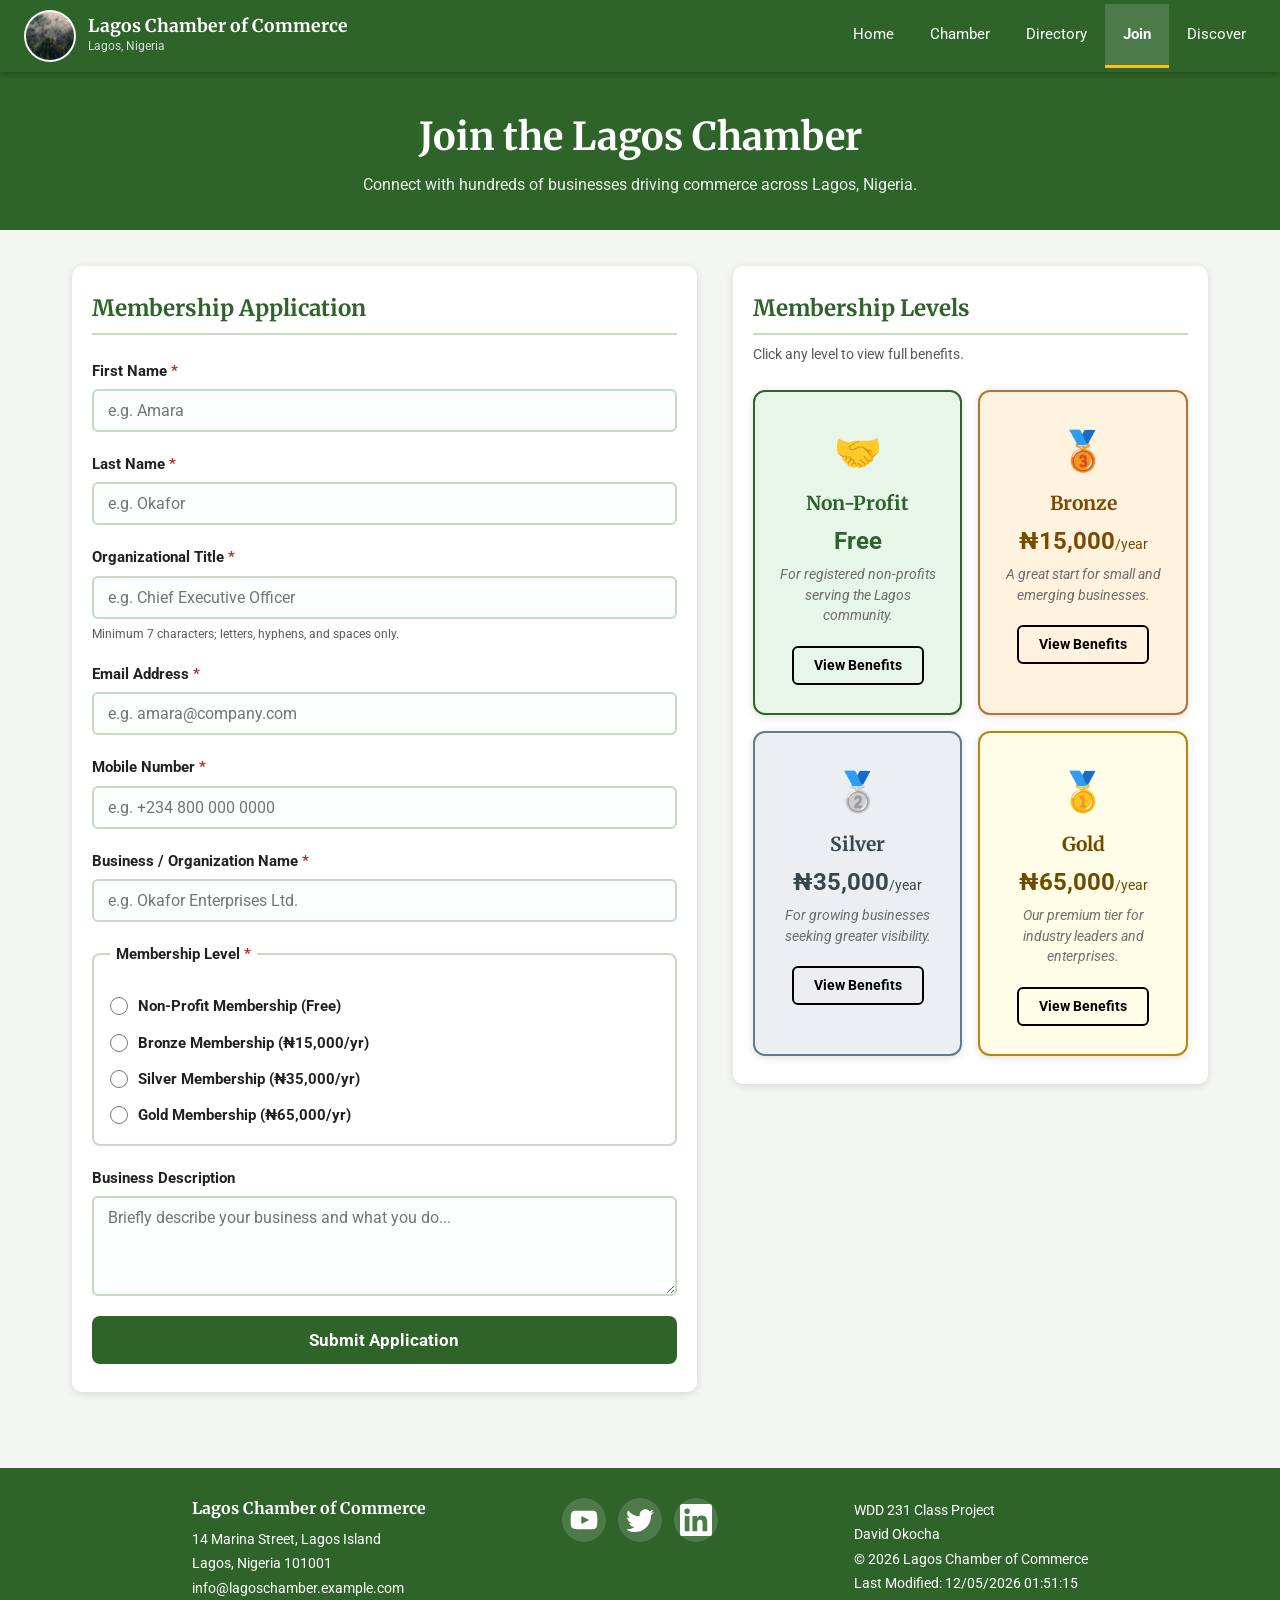
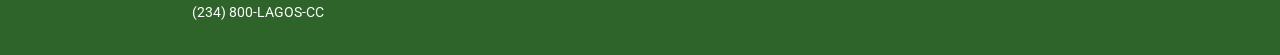
<file: chamber/join.html>
<!DOCTYPE html>
<html lang="en-us">

<head>
    <meta charset="UTF-8">
    <meta name="viewport" content="width=device-width, initial-scale=1.0">
    <title>Join – Lagos Chamber of Commerce</title>
    <meta name="description"
        content="Become a member of the Lagos Chamber of Commerce. Choose a membership level and submit your application today.">
    <meta name="author" content="David Okocha">

    <meta property="og:title" content="Join – Lagos Chamber of Commerce">
    <meta property="og:description"
        content="Become a member of the Lagos Chamber of Commerce. Choose a membership level and submit your application today.">
    <meta property="og:image" content="https://monarchcorps.github.io/wdd231/chamber/og-preview.jpg">
    <meta property="og:url" content="https://monarchcorps.github.io/wdd231/chamber/join.html">
    <meta property="og:type" content="website">

    <link rel="icon" href="favicon.svg" type="image/svg+xml">

    <link rel="preconnect" href="https://fonts.googleapis.com">
    <link rel="preconnect" href="https://fonts.gstatic.com" crossorigin>
    <link
        href="https://fonts.googleapis.com/css2?family=Merriweather:wght@400;700&family=Roboto:wght@400;700&display=swap"
        rel="stylesheet">

    <link rel="stylesheet" href="styles/normalize.css">
    <link rel="stylesheet" href="styles/small.css">
    <link rel="stylesheet" href="styles/larger.css">

    <script src="scripts/navigation.js" defer></script>
    <script src="scripts/dates.js" defer></script>
    <script src="scripts/join.js" defer></script>
</head>

<body>
    <div class="top-bar">
        <header class="site-header">
            <div class="header-brand">
                <img src="images/chamber-logo.webp" alt="Lagos Chamber of Commerce logo" width="48" height="48"
                    class="header-logo">
                <div class="brand-text">
                    <span class="brand-name">Lagos Chamber of Commerce</span>
                    <span class="brand-sub">Lagos, Nigeria</span>
                </div>
            </div>

            <button class="menu-toggle" id="menuToggle" aria-label="Toggle navigation menu" aria-expanded="false"
                aria-controls="mainNav">
                <span class="bar"></span>
                <span class="bar"></span>
                <span class="bar"></span>
            </button>
        </header>

        <nav id="mainNav" class="main-nav" aria-label="Site navigation">
            <ul class="nav-list">
                <li><a href="../index.html">Home</a></li>
                <li><a href="index.html">Chamber</a></li>
                <li><a href="directory.html">Directory</a></li>
                <li><a href="join.html" aria-current="page">Join</a></li>
                <li><a href="discover.html">Discover</a></li>
            </ul>
        </nav>
    </div>

    <main class="join-main">
        <div class="join-hero">
            <h1>Join the Lagos Chamber</h1>
            <p>Connect with hundreds of businesses driving commerce across Lagos, Nigeria.</p>
        </div>

        <div class="join-layout">
            <section class="form-section" aria-labelledby="form-heading">
                <h2 id="form-heading">Membership Application</h2>

                <form id="joinForm" method="get" action="thankyou.html" novalidate>

                    <div class="form-group">
                        <label for="firstName">First Name <span class="required" aria-hidden="true">*</span></label>
                        <input type="text" id="firstName" name="firstName" required autocomplete="given-name"
                            placeholder="e.g. Amara" title="Enter your first name">
                    </div>

                    <div class="form-group">
                        <label for="lastName">Last Name <span class="required" aria-hidden="true">*</span></label>
                        <input type="text" id="lastName" name="lastName" required autocomplete="family-name"
                            placeholder="e.g. Okafor" title="Enter your last name">
                    </div>

                    <div class="form-group">
                        <label for="orgTitle">Organizational Title <span class="required"
                                aria-hidden="true">*</span></label>
                        <input type="text" id="orgTitle" name="orgTitle" required autocomplete="organization-title"
                            placeholder="e.g. Chief Executive Officer" pattern="[a-zA-Z\- ]{7,}"
                            title="Title must be at least 7 characters and contain only letters, hyphens, and spaces.">
                        <small class="field-hint">Minimum 7 characters; letters, hyphens, and spaces only.</small>
                    </div>

                    <div class="form-group">
                        <label for="email">Email Address <span class="required" aria-hidden="true">*</span></label>
                        <input type="email" id="email" name="email" required autocomplete="email"
                            placeholder="e.g. amara@company.com" title="Enter a valid email address">
                    </div>

                    <div class="form-group">
                        <label for="mobile">Mobile Number <span class="required" aria-hidden="true">*</span></label>
                        <input type="tel" id="mobile" name="mobile" required autocomplete="tel"
                            placeholder="e.g. +234 800 000 0000" title="Enter your mobile phone number">
                    </div>

                    <div class="form-group">
                        <label for="businessName">Business / Organization Name <span class="required"
                                aria-hidden="true">*</span></label>
                        <input type="text" id="businessName" name="businessName" required autocomplete="organization"
                            placeholder="e.g. Okafor Enterprises Ltd." title="Enter your business name">
                    </div>

                    <fieldset class="form-group membership-fieldset">
                        <legend>Membership Level <span class="required" aria-hidden="true">*</span></legend>
                        <div class="radio-group">
                            <label class="radio-label">
                                <input type="radio" name="membershipLevel" value="NP" required id="level-np">
                                <span>Non-Profit Membership (Free)</span>
                            </label>
                            <label class="radio-label">
                                <input type="radio" name="membershipLevel" value="Bronze" id="level-bronze">
                                <span>Bronze Membership (₦15,000/yr)</span>
                            </label>
                            <label class="radio-label">
                                <input type="radio" name="membershipLevel" value="Silver" id="level-silver">
                                <span>Silver Membership (₦35,000/yr)</span>
                            </label>
                            <label class="radio-label">
                                <input type="radio" name="membershipLevel" value="Gold" id="level-gold">
                                <span>Gold Membership (₦65,000/yr)</span>
                            </label>
                        </div>
                    </fieldset>

                    <div class="form-group">
                        <label for="businessDescription">Business Description</label>
                        <textarea id="businessDescription" name="businessDescription" rows="4"
                            placeholder="Briefly describe your business and what you do..."
                            title="Optional: describe your business"></textarea>
                    </div>

                    <input type="hidden" id="timestamp" name="timestamp">

                    <button type="submit" class="submit-btn" id="submitJoinForm">Submit Application</button>
                </form>
            </section>

            <section class="membership-cards-section" aria-labelledby="cards-heading">
                <h2 id="cards-heading">Membership Levels</h2>
                <p class="cards-intro">Click any level to view full benefits.</p>

                <div class="membership-cards">

                    <article class="membership-card card-np" aria-label="Non-Profit Membership card">
                        <div class="card-icon" aria-hidden="true">🤝</div>
                        <h3 class="card-title">Non-Profit</h3>
                        <p class="card-price">Free</p>
                        <p class="card-tagline join-card-tagline">For registered non-profits serving the Lagos community.</p>
                        <button class="card-modal-btn" id="btn-modal-np" aria-controls="modal-np"
                            aria-haspopup="dialog">View Benefits</button>
                    </article>

                    <article class="membership-card card-bronze" aria-label="Bronze Membership card">
                        <div class="card-icon" aria-hidden="true">🥉</div>
                        <h3 class="card-title">Bronze</h3>
                        <p class="card-price">₦15,000<span class="card-price-period">/year</span></p>
                        <p class="card-tagline join-card-tagline">A great start for small and emerging businesses.</p>
                        <button class="card-modal-btn" id="btn-modal-bronze" aria-controls="modal-bronze"
                            aria-haspopup="dialog">View Benefits</button>
                    </article>

                    <article class="membership-card card-silver" aria-label="Silver Membership card">
                        <div class="card-icon" aria-hidden="true">🥈</div>
                        <h3 class="card-title">Silver</h3>
                        <p class="card-price">₦35,000<span class="card-price-period">/year</span></p>
                        <p class="card-tagline join-card-tagline">For growing businesses seeking greater visibility.</p>
                        <button class="card-modal-btn" id="btn-modal-silver" aria-controls="modal-silver"
                            aria-haspopup="dialog">View Benefits</button>
                    </article>

                    <article class="membership-card card-gold" aria-label="Gold Membership card">
                        <div class="card-icon" aria-hidden="true">🥇</div>
                        <h3 class="card-title">Gold</h3>
                        <p class="card-price">₦65,000<span class="card-price-period">/year</span></p>
                        <p class="card-tagline join-card-tagline">Our premium tier for industry leaders and enterprises.</p>
                        <button class="card-modal-btn" id="btn-modal-gold" aria-controls="modal-gold"
                            aria-haspopup="dialog">View Benefits</button>
                    </article>

                </div>
            </section>
        </div>
    </main>

    <dialog id="modal-np" class="membership-modal" aria-labelledby="modal-np-title">
        <div class="modal-content">
            <div class="modal-header card-np">
                <span class="modal-icon" aria-hidden="true">🤝</span>
                <h2 id="modal-np-title">Non-Profit Membership</h2>
                <p class="modal-price">Free</p>
            </div>
            <ul class="modal-benefits" aria-label="Non-Profit Membership Benefits">
                <li>✔ Directory listing on the Chamber website</li>
                <li>✔ Access to Chamber networking events</li>
                <li>✔ Monthly newsletter subscription</li>
                <li>✔ Eligibility for community grants</li>
            </ul>
            <button class="modal-close-btn" id="close-modal-np"
                aria-label="Close Non-Profit Membership dialog">Close</button>
        </div>
    </dialog>

    <dialog id="modal-bronze" class="membership-modal" aria-labelledby="modal-bronze-title">
        <div class="modal-content">
            <div class="modal-header card-bronze">
                <span class="modal-icon" aria-hidden="true">🥉</span>
                <h2 id="modal-bronze-title">Bronze Membership</h2>
                <p class="modal-price">₦15,000 / year</p>
            </div>
            <ul class="modal-benefits" aria-label="Bronze Membership Benefits">
                <li>✔ All Non-Profit benefits</li>
                <li>✔ Enhanced directory listing with logo</li>
                <li>✔ Priority registration for Chamber events</li>
                <li>✔ Access to member-only training webinars</li>
                <li>✔ Quarterly business insights report</li>
            </ul>
            <button class="modal-close-btn" id="close-modal-bronze"
                aria-label="Close Bronze Membership dialog">Close</button>
        </div>
    </dialog>

    <dialog id="modal-silver" class="membership-modal" aria-labelledby="modal-silver-title">
        <div class="modal-content">
            <div class="modal-header card-silver">
                <span class="modal-icon" aria-hidden="true">🥈</span>
                <h2 id="modal-silver-title">Silver Membership</h2>
                <p class="modal-price">₦35,000 / year</p>
            </div>
            <ul class="modal-benefits" aria-label="Silver Membership Benefits">
                <li>✔ All Bronze benefits</li>
                <li>✔ Featured spotlight on the Chamber homepage</li>
                <li>✔ Two free event exhibitor spots per year</li>
                <li>✔ Business mentorship programme access</li>
                <li>✔ Brand feature in Chamber newsletter</li>
                <li>✔ 10% discount on Chamber advertisements</li>
            </ul>
            <button class="modal-close-btn" id="close-modal-silver"
                aria-label="Close Silver Membership dialog">Close</button>
        </div>
    </dialog>

    <dialog id="modal-gold" class="membership-modal" aria-labelledby="modal-gold-title">
        <div class="modal-content">
            <div class="modal-header card-gold">
                <span class="modal-icon" aria-hidden="true">🥇</span>
                <h2 id="modal-gold-title">Gold Membership</h2>
                <p class="modal-price">₦65,000 / year</p>
            </div>
            <ul class="modal-benefits" aria-label="Gold Membership Benefits">
                <li>✔ All Silver benefits</li>
                <li>✔ Premium homepage banner advertisement</li>
                <li>✔ Dedicated Chamber liaison officer</li>
                <li>✔ Seat on the Chamber advisory council</li>
                <li>✔ Unlimited event exhibitor spots</li>
                <li>✔ Co-branded marketing opportunities</li>
                <li>✔ 25% discount on all Chamber services</li>
            </ul>
            <button class="modal-close-btn" id="close-modal-gold"
                aria-label="Close Gold Membership dialog">Close</button>
        </div>
    </dialog>

    <footer class="site-footer">
        <div class="footer-container">
            <div class="footer-contact">
                <h2>Lagos Chamber of Commerce</h2>
                <p>14 Marina Street, Lagos Island</p>
                <p>Lagos, Nigeria 101001</p>
                <p>info@lagoschamber.example.com</p>
                <p>(234) 800-LAGOS-CC</p>
            </div>
            <div class="footer-social">
                <a href="https://youtube.com" target="_blank" rel="noopener noreferrer" aria-label="YouTube">
                    <svg xmlns="http://www.w3.org/2000/svg" width="32" height="32" viewBox="0 0 24 24"
                        fill="currentColor" aria-hidden="true">
                        <path
                            d="M21.8 8s-.2-1.4-.8-2c-.8-.8-1.6-.8-2-.9C16.8 5 12 5 12 5s-4.8 0-7 .1c-.4.1-1.2.1-2 .9-.6.6-.8 2-.8 2S2 9.6 2 11.2v1.5c0 1.6.2 3.2.2 3.2s.2 1.4.8 2c.8.8 1.8.8 2.3.9C6.8 19 12 19 12 19s4.8 0 7-.1c.4-.1 1.2-.1 2-.9.6-.6.8-2 .8-2s.2-1.6.2-3.2v-1.5C22 9.6 21.8 8 21.8 8zM10 15V9l6 3-6 3z" />
                    </svg>
                </a>
                <a href="https://twitter.com" target="_blank" rel="noopener noreferrer" aria-label="Twitter / X">
                    <svg xmlns="http://www.w3.org/2000/svg" width="32" height="32" viewBox="0 0 24 24"
                        fill="currentColor" aria-hidden="true">
                        <path
                            d="M22.46 6c-.77.35-1.6.58-2.46.69.88-.53 1.56-1.37 1.88-2.38-.83.5-1.75.85-2.72 1.05C18.37 4.5 17.26 4 16 4c-2.35 0-4.27 1.92-4.27 4.29 0 .34.04.67.11.98C8.28 9.09 5.11 7.38 3 4.79c-.37.63-.58 1.37-.58 2.15 0 1.49.75 2.81 1.91 3.56-.71 0-1.37-.2-1.95-.5v.03c0 2.08 1.48 3.82 3.44 4.21a4.22 4.22 0 0 1-1.93.07 4.28 4.28 0 0 0 4 2.98 8.521 8.521 0 0 1-5.33 1.84c-.34 0-.68-.02-1.02-.06C3.44 20.29 5.7 21 8.12 21 16 21 20.33 14.46 20.33 8.79c0-.19 0-.37-.01-.56.84-.6 1.56-1.36 2.14-2.23z" />
                    </svg>
                </a>
                <a href="https://linkedin.com" target="_blank" rel="noopener noreferrer" aria-label="LinkedIn">
                    <svg xmlns="http://www.w3.org/2000/svg" width="32" height="32" viewBox="0 0 24 24"
                        fill="currentColor" aria-hidden="true">
                        <path
                            d="M20.447 20.452h-3.554v-5.569c0-1.328-.027-3.037-1.852-3.037-1.853 0-2.136 1.445-2.136 2.939v5.667H9.351V9h3.414v1.561h.046c.477-.9 1.637-1.85 3.37-1.85 3.601 0 4.267 2.37 4.267 5.455v6.286zM5.337 7.433a2.062 2.062 0 0 1-2.063-2.065 2.064 2.064 0 1 1 2.063 2.065zm1.782 13.019H3.555V9h3.564v11.452zM22.225 0H1.771C.792 0 0 .774 0 1.729v20.542C0 23.227.792 24 1.771 24h20.451C23.2 24 24 23.227 24 22.271V1.729C24 .774 23.2 0 22.222 0h.003z" />
                    </svg>
                </a>
            </div>
            <div class="footer-dev">
                <p>WDD 231 Class Project</p>
                <p>David Okocha</p>
                <p>&copy; <span id="currentYear"></span> Lagos Chamber of Commerce</p>
                <p id="lastModified"></p>
            </div>
        </div>
    </footer>

</body>

</html>
</file>
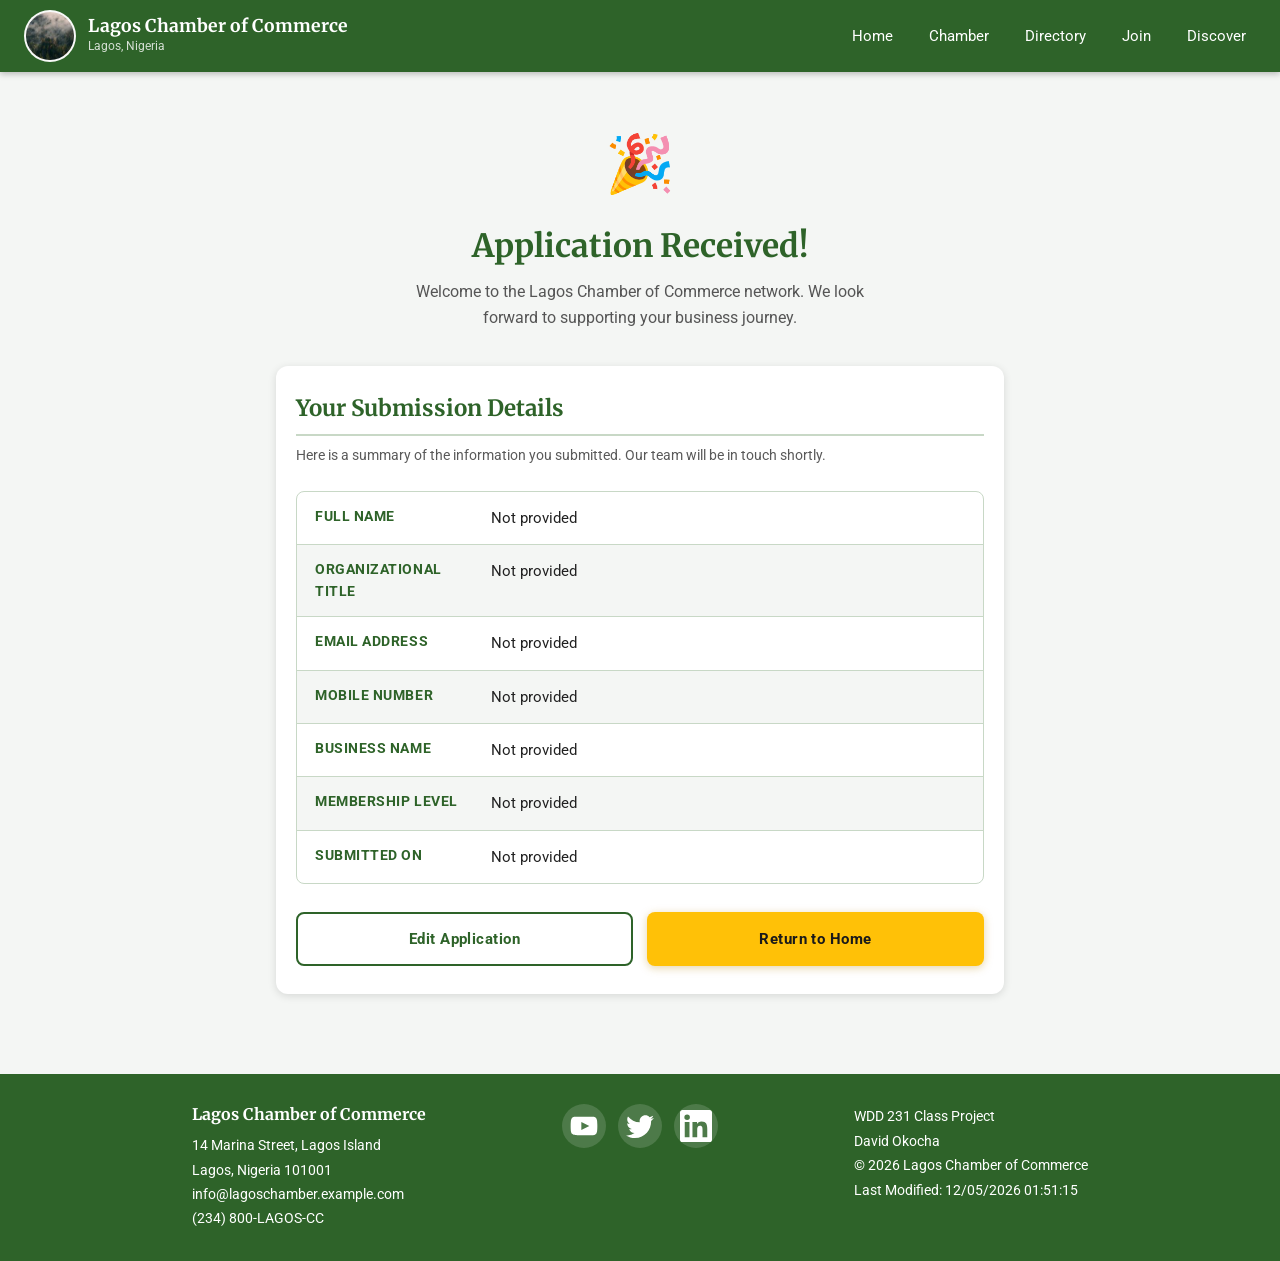
<file: chamber/thankyou.html>
<!DOCTYPE html>
<html lang="en-us">

<head>
    <meta charset="UTF-8">
    <meta name="viewport" content="width=device-width, initial-scale=1.0">
    <title>Thank You – Lagos Chamber of Commerce</title>
    <meta name="description"
        content="Thank you for applying to join the Lagos Chamber of Commerce. Your application has been received.">
    <meta name="author" content="David Okocha">

    <link rel="icon" href="favicon.svg" type="image/svg+xml">

    <link rel="preconnect" href="https://fonts.googleapis.com">
    <link rel="preconnect" href="https://fonts.gstatic.com" crossorigin>
    <link
        href="https://fonts.googleapis.com/css2?family=Merriweather:wght@400;700&family=Roboto:wght@400;700&display=swap"
        rel="stylesheet">

    <link rel="stylesheet" href="styles/normalize.css">
    <link rel="stylesheet" href="styles/small.css">
    <link rel="stylesheet" href="styles/larger.css">

    <script src="scripts/navigation.js" defer></script>
    <script src="scripts/dates.js" defer></script>
    <script src="scripts/thankyou.js" defer></script>
</head>

<body>
    <div class="top-bar">
        <header class="site-header">
            <div class="header-brand">
                <img src="images/chamber-logo.webp" alt="Lagos Chamber of Commerce logo" width="48" height="48"
                    class="header-logo">
                <div class="brand-text">
                    <span class="brand-name">Lagos Chamber of Commerce</span>
                    <span class="brand-sub">Lagos, Nigeria</span>
                </div>
            </div>

            <button class="menu-toggle" id="menuToggle" aria-label="Toggle navigation menu" aria-expanded="false"
                aria-controls="mainNav">
                <span class="bar"></span>
                <span class="bar"></span>
                <span class="bar"></span>
            </button>
        </header>

        <nav id="mainNav" class="main-nav" aria-label="Site navigation">
            <ul class="nav-list">
                <li><a href="../index.html">Home</a></li>
                <li><a href="index.html">Chamber</a></li>
                <li><a href="directory.html">Directory</a></li>
                <li><a href="join.html">Join</a></li>
                <li><a href="discover.html">Discover</a></li>
            </ul>
        </nav>
    </div>

    <main class="thankyou-main">
        <div class="thankyou-hero">
            <div class="thankyou-icon" aria-hidden="true">🎉</div>
            <h1>Application Received!</h1>
            <p>Welcome to the Lagos Chamber of Commerce network. We look forward to supporting your business journey.</p>
        </div>

        <section class="thankyou-details" aria-labelledby="submission-heading">
            <h2 id="submission-heading">Your Submission Details</h2>
            <p class="submission-notice">Here is a summary of the information you submitted. Our team will be in touch shortly.</p>

            <dl class="submission-data">
                <div class="data-row">
                    <dt>Full Name</dt>
                    <dd id="display-name">—</dd>
                </div>
                <div class="data-row">
                    <dt>Organizational Title</dt>
                    <dd id="display-orgTitle">—</dd>
                </div>
                <div class="data-row">
                    <dt>Email Address</dt>
                    <dd id="display-email">—</dd>
                </div>
                <div class="data-row">
                    <dt>Mobile Number</dt>
                    <dd id="display-mobile">—</dd>
                </div>
                <div class="data-row">
                    <dt>Business Name</dt>
                    <dd id="display-businessName">—</dd>
                </div>
                <div class="data-row">
                    <dt>Membership Level</dt>
                    <dd id="display-membershipLevel">—</dd>
                </div>
                <div class="data-row">
                    <dt>Submitted On</dt>
                    <dd id="display-timestamp">—</dd>
                </div>
            </dl>

            <div class="thankyou-actions">
                <a href="join.html" class="btn-secondary">Edit Application</a>
                <a href="index.html" class="cta-button">Return to Home</a>
            </div>
        </section>
    </main>

    <footer class="site-footer">
        <div class="footer-container">
            <div class="footer-contact">
                <h2>Lagos Chamber of Commerce</h2>
                <p>14 Marina Street, Lagos Island</p>
                <p>Lagos, Nigeria 101001</p>
                <p>info@lagoschamber.example.com</p>
                <p>(234) 800-LAGOS-CC</p>
            </div>
            <div class="footer-social">
                <a href="https://youtube.com" target="_blank" rel="noopener noreferrer" aria-label="YouTube">
                    <svg xmlns="http://www.w3.org/2000/svg" width="32" height="32" viewBox="0 0 24 24"
                        fill="currentColor" aria-hidden="true">
                        <path
                            d="M21.8 8s-.2-1.4-.8-2c-.8-.8-1.6-.8-2-.9C16.8 5 12 5 12 5s-4.8 0-7 .1c-.4.1-1.2.1-2 .9-.6.6-.8 2-.8 2S2 9.6 2 11.2v1.5c0 1.6.2 3.2.2 3.2s.2 1.4.8 2c.8.8 1.8.8 2.3.9C6.8 19 12 19 12 19s4.8 0 7-.1c.4-.1 1.2-.1 2-.9.6-.6.8-2 .8-2s.2-1.6.2-3.2v-1.5C22 9.6 21.8 8 21.8 8zM10 15V9l6 3-6 3z" />
                    </svg>
                </a>
                <a href="https://twitter.com" target="_blank" rel="noopener noreferrer" aria-label="Twitter / X">
                    <svg xmlns="http://www.w3.org/2000/svg" width="32" height="32" viewBox="0 0 24 24"
                        fill="currentColor" aria-hidden="true">
                        <path
                            d="M22.46 6c-.77.35-1.6.58-2.46.69.88-.53 1.56-1.37 1.88-2.38-.83.5-1.75.85-2.72 1.05C18.37 4.5 17.26 4 16 4c-2.35 0-4.27 1.92-4.27 4.29 0 .34.04.67.11.98C8.28 9.09 5.11 7.38 3 4.79c-.37.63-.58 1.37-.58 2.15 0 1.49.75 2.81 1.91 3.56-.71 0-1.37-.2-1.95-.5v.03c0 2.08 1.48 3.82 3.44 4.21a4.22 4.22 0 0 1-1.93.07 4.28 4.28 0 0 0 4 2.98 8.521 8.521 0 0 1-5.33 1.84c-.34 0-.68-.02-1.02-.06C3.44 20.29 5.7 21 8.12 21 16 21 20.33 14.46 20.33 8.79c0-.19 0-.37-.01-.56.84-.6 1.56-1.36 2.14-2.23z" />
                    </svg>
                </a>
                <a href="https://linkedin.com" target="_blank" rel="noopener noreferrer" aria-label="LinkedIn">
                    <svg xmlns="http://www.w3.org/2000/svg" width="32" height="32" viewBox="0 0 24 24"
                        fill="currentColor" aria-hidden="true">
                        <path
                            d="M20.447 20.452h-3.554v-5.569c0-1.328-.027-3.037-1.852-3.037-1.853 0-2.136 1.445-2.136 2.939v5.667H9.351V9h3.414v1.561h.046c.477-.9 1.637-1.85 3.37-1.85 3.601 0 4.267 2.37 4.267 5.455v6.286zM5.337 7.433a2.062 2.062 0 0 1-2.063-2.065 2.064 2.064 0 1 1 2.063 2.065zm1.782 13.019H3.555V9h3.564v11.452zM22.225 0H1.771C.792 0 0 .774 0 1.729v20.542C0 23.227.792 24 1.771 24h20.451C23.2 24 24 23.227 24 22.271V1.729C24 .774 23.2 0 22.222 0h.003z" />
                    </svg>
                </a>
            </div>
            <div class="footer-dev">
                <p>WDD 231 Class Project</p>
                <p>David Okocha</p>
                <p>&copy; <span id="currentYear"></span> Lagos Chamber of Commerce</p>
                <p id="lastModified"></p>
            </div>
        </div>
    </footer>

</body>

</html>
</file>
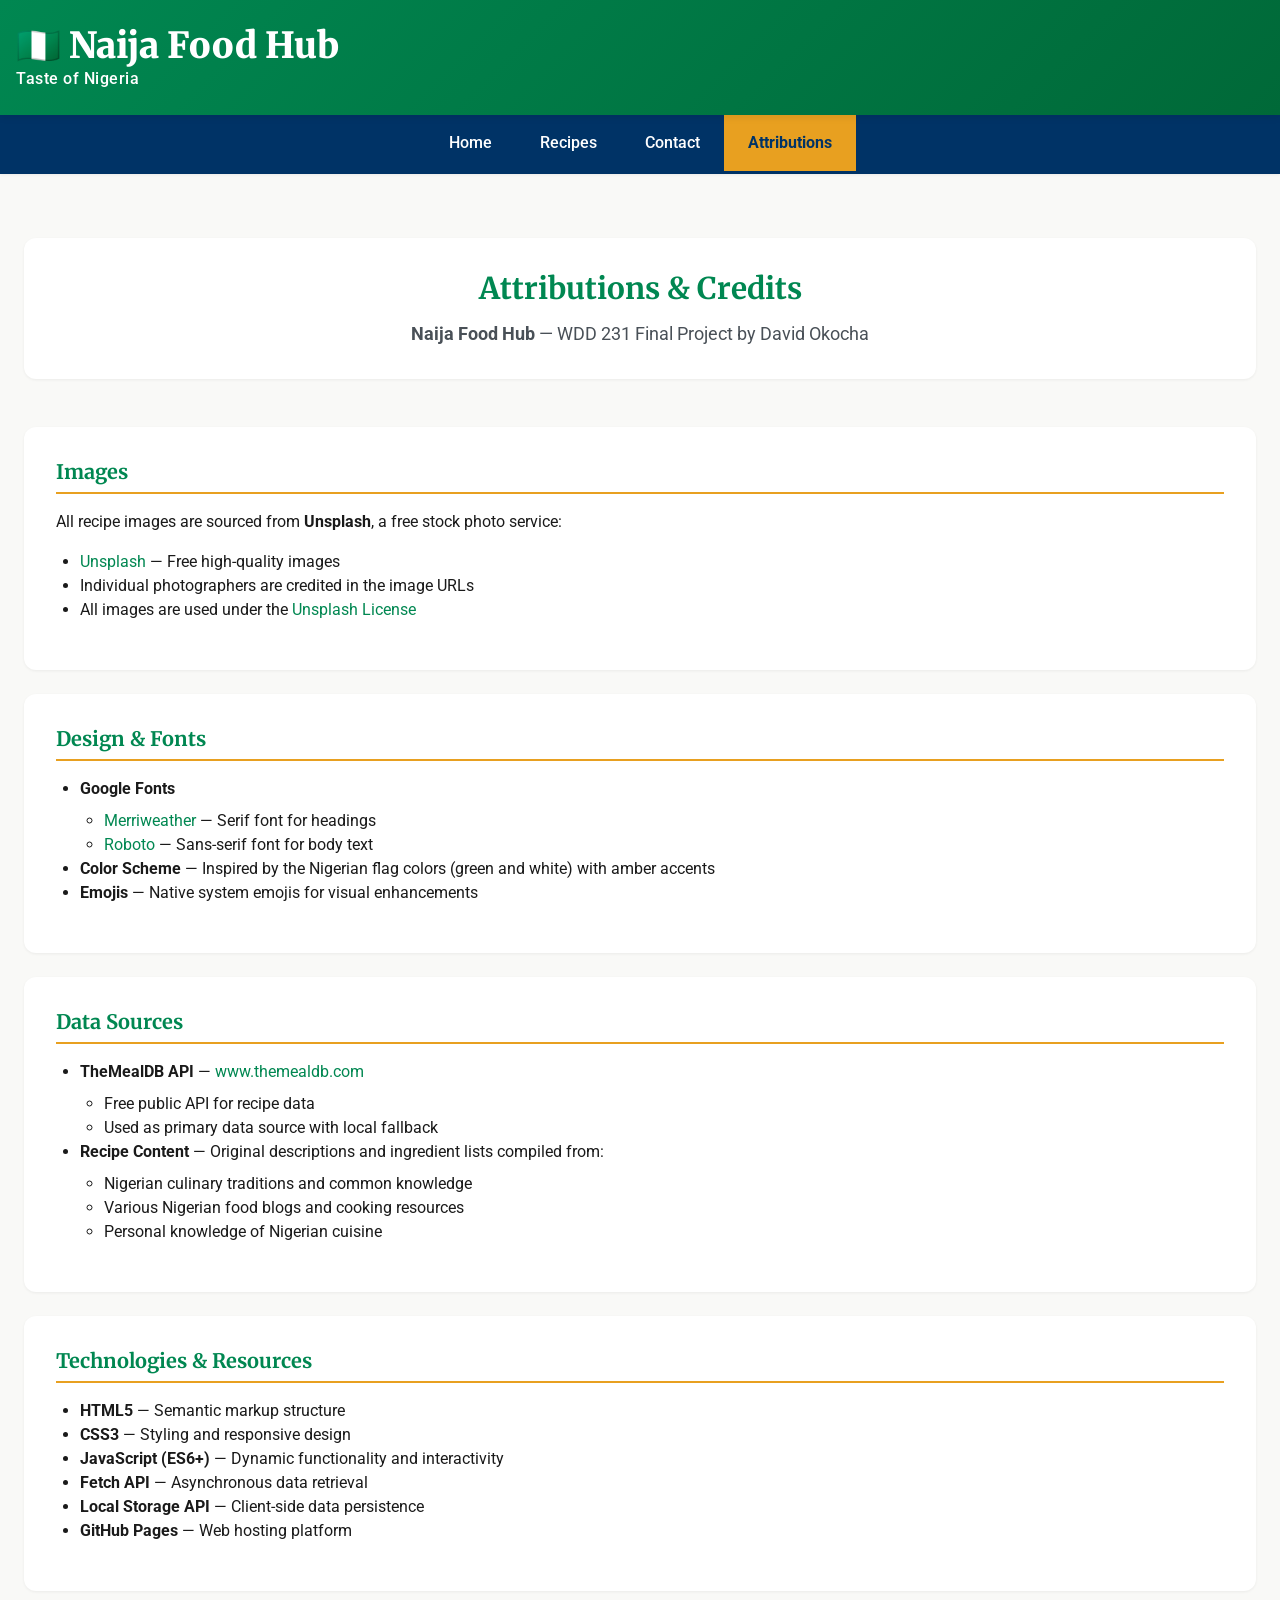
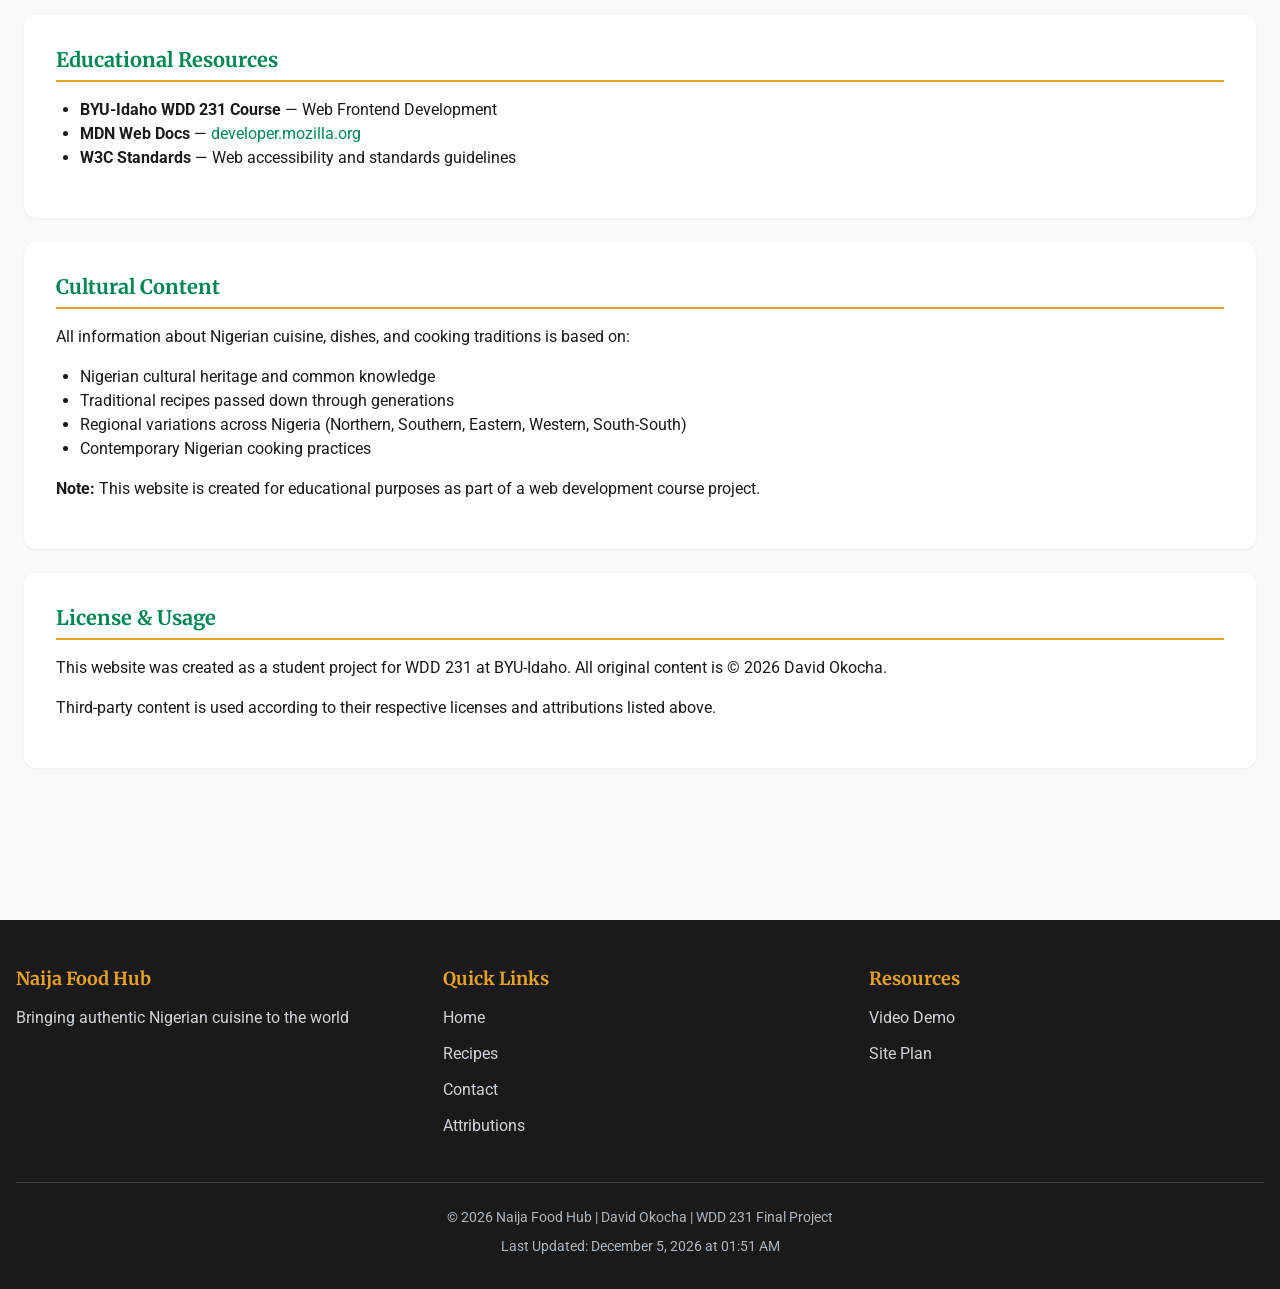
<file: final/attributions.html>
<!DOCTYPE html>
<html lang="en">

<head>
    <meta charset="UTF-8">
    <meta name="viewport" content="width=device-width, initial-scale=1.0">
    <title>Attributions & Credits - Naija Food Hub</title>
    <meta name="description" content="Attribution and credits for content used in Naija Food Hub website.">
    <meta name="author" content="David Okocha">

    <meta property="og:title" content="Naija Food Hub - Source Attributions & Credits">
    <meta property="og:description"
        content="Credits and attributions for images, fonts, data sources, and technologies used in building Naija Food Hub.">
    <meta property="og:type" content="website">
    <meta property="og:url" content="https://monarchcorps.github.io/wdd231/final/attributions.html">
    <meta property="og:image" content="https://monarchcorps.github.io/wdd231/final/images/jollof_rice.webp">

    <link rel="icon" type="image/svg+xml" href="images/favicon.svg">

    <link rel="preconnect" href="https://fonts.googleapis.com">
    <link rel="preconnect" href="https://fonts.gstatic.com" crossorigin>
    <link
        href="https://fonts.googleapis.com/css2?family=Merriweather:wght@400;700;900&family=Roboto:wght@400;500;700&display=swap"
        rel="stylesheet">

    <link rel="stylesheet" href="styles/base.css">
    <link rel="stylesheet" href="styles/layout.css">
    <link rel="stylesheet" href="styles/components.css">
    <link rel="stylesheet" href="styles/responsive.css">
    <link rel="stylesheet" href="styles/attributions.css">

    <script src="scripts/main.js" type="module"></script>
</head>

<body>
    <header>
        <div class="header-container">
            <div class="logo">
                <h1>🇳🇬 Naija Food Hub</h1>
                <p class="tagline">Taste of Nigeria</p>
            </div>
            <button class="hamburger" id="hamburger" aria-label="Toggle navigation menu" aria-expanded="false">
                <span class="bar"></span>
                <span class="bar"></span>
                <span class="bar"></span>
            </button>
        </div>
    </header>

    <nav id="nav">
        <ul class="nav-menu">
            <li><a href="index.html">Home</a></li>
            <li><a href="recipes.html">Recipes</a></li>
            <li><a href="contact.html">Contact</a></li>
            <li><a href="attributions.html" class="active" aria-current="page">Attributions</a></li>
        </ul>
    </nav>

    <main>
        <div class="attributions-header">
            <h2>Attributions &amp; Credits</h2>
            <p><strong>Naija Food Hub</strong> &mdash; WDD 231 Final Project by David Okocha</p>
        </div>

        <div class="attribution-section">
            <h3>Images</h3>
            <p>All recipe images are sourced from <strong>Unsplash</strong>, a free stock photo service:</p>
            <ul>
                <li><a href="https://unsplash.com" target="_blank" rel="noopener">Unsplash</a> &mdash; Free high-quality images</li>
                <li>Individual photographers are credited in the image URLs</li>
                <li>All images are used under the <a href="https://unsplash.com/license" target="_blank" rel="noopener">Unsplash License</a></li>
            </ul>
        </div>

        <div class="attribution-section">
            <h3>Design &amp; Fonts</h3>
            <ul>
                <li><strong>Google Fonts</strong>
                    <ul>
                        <li><a href="https://fonts.google.com/specimen/Merriweather" target="_blank" rel="noopener">Merriweather</a> &mdash; Serif font for headings</li>
                        <li><a href="https://fonts.google.com/specimen/Roboto" target="_blank" rel="noopener">Roboto</a> &mdash; Sans-serif font for body text</li>
                    </ul>
                </li>
                <li><strong>Color Scheme</strong> &mdash; Inspired by the Nigerian flag colors (green and white) with amber accents</li>
                <li><strong>Emojis</strong> &mdash; Native system emojis for visual enhancements</li>
            </ul>
        </div>

        <div class="attribution-section">
            <h3>Data Sources</h3>
            <ul>
                <li><strong>TheMealDB API</strong> &mdash; <a href="https://www.themealdb.com" target="_blank" rel="noopener">www.themealdb.com</a>
                    <ul>
                        <li>Free public API for recipe data</li>
                        <li>Used as primary data source with local fallback</li>
                    </ul>
                </li>
                <li><strong>Recipe Content</strong> &mdash; Original descriptions and ingredient lists compiled from:
                    <ul>
                        <li>Nigerian culinary traditions and common knowledge</li>
                        <li>Various Nigerian food blogs and cooking resources</li>
                        <li>Personal knowledge of Nigerian cuisine</li>
                    </ul>
                </li>
            </ul>
        </div>

        <div class="attribution-section">
            <h3>Technologies &amp; Resources</h3>
            <ul>
                <li><strong>HTML5</strong> &mdash; Semantic markup structure</li>
                <li><strong>CSS3</strong> &mdash; Styling and responsive design</li>
                <li><strong>JavaScript (ES6+)</strong> &mdash; Dynamic functionality and interactivity</li>
                <li><strong>Fetch API</strong> &mdash; Asynchronous data retrieval</li>
                <li><strong>Local Storage API</strong> &mdash; Client-side data persistence</li>
                <li><strong>GitHub Pages</strong> &mdash; Web hosting platform</li>
            </ul>
        </div>

        <div class="attribution-section">
            <h3>Educational Resources</h3>
            <ul>
                <li><strong>BYU-Idaho WDD 231 Course</strong> &mdash; Web Frontend Development</li>
                <li><strong>MDN Web Docs</strong> &mdash; <a href="https://developer.mozilla.org" target="_blank" rel="noopener">developer.mozilla.org</a></li>
                <li><strong>W3C Standards</strong> &mdash; Web accessibility and standards guidelines</li>
            </ul>
        </div>

        <div class="attribution-section">
            <h3>Cultural Content</h3>
            <p>All information about Nigerian cuisine, dishes, and cooking traditions is based on:</p>
            <ul>
                <li>Nigerian cultural heritage and common knowledge</li>
                <li>Traditional recipes passed down through generations</li>
                <li>Regional variations across Nigeria (Northern, Southern, Eastern, Western, South-South)</li>
                <li>Contemporary Nigerian cooking practices</li>
            </ul>
            <p><strong>Note:</strong> This website is created for educational purposes as part of a web development course project.</p>
        </div>

        <div class="attribution-section">
            <h3>License &amp; Usage</h3>
            <p>This website was created as a student project for WDD 231 at BYU-Idaho. All original content is &copy; 2026 David Okocha.</p>
            <p>Third-party content is used according to their respective licenses and attributions listed above.</p>
        </div>
    </main>

    <footer>
        <div class="footer-container">
            <div class="footer-section">
                <h3>Naija Food Hub</h3>
                <p>Bringing authentic Nigerian cuisine to the world</p>
            </div>
            <div class="footer-section">
                <h3>Quick Links</h3>
                <ul>
                    <li><a href="index.html">Home</a></li>
                    <li><a href="recipes.html">Recipes</a></li>
                    <li><a href="contact.html">Contact</a></li>
                    <li><a href="attributions.html">Attributions</a></li>
                </ul>
            </div>
            <div class="footer-section">
                <h3>Resources</h3>
                <ul>
                    <li><a href="https://www.loom.com/share/2588f22bd7044f4ea93019402644c666" target="_blank" rel="noopener">Video Demo</a></li>
                    <li><a href="siteplan.html">Site Plan</a></li>
                </ul>
            </div>
        </div>
        <div class="footer-bottom">
            <p>&copy; <span id="currentyear"></span> Naija Food Hub | David Okocha | WDD 231 Final Project</p>
            <p id="lastModified"></p>
        </div>
    </footer>
</body>

</html>
</file>
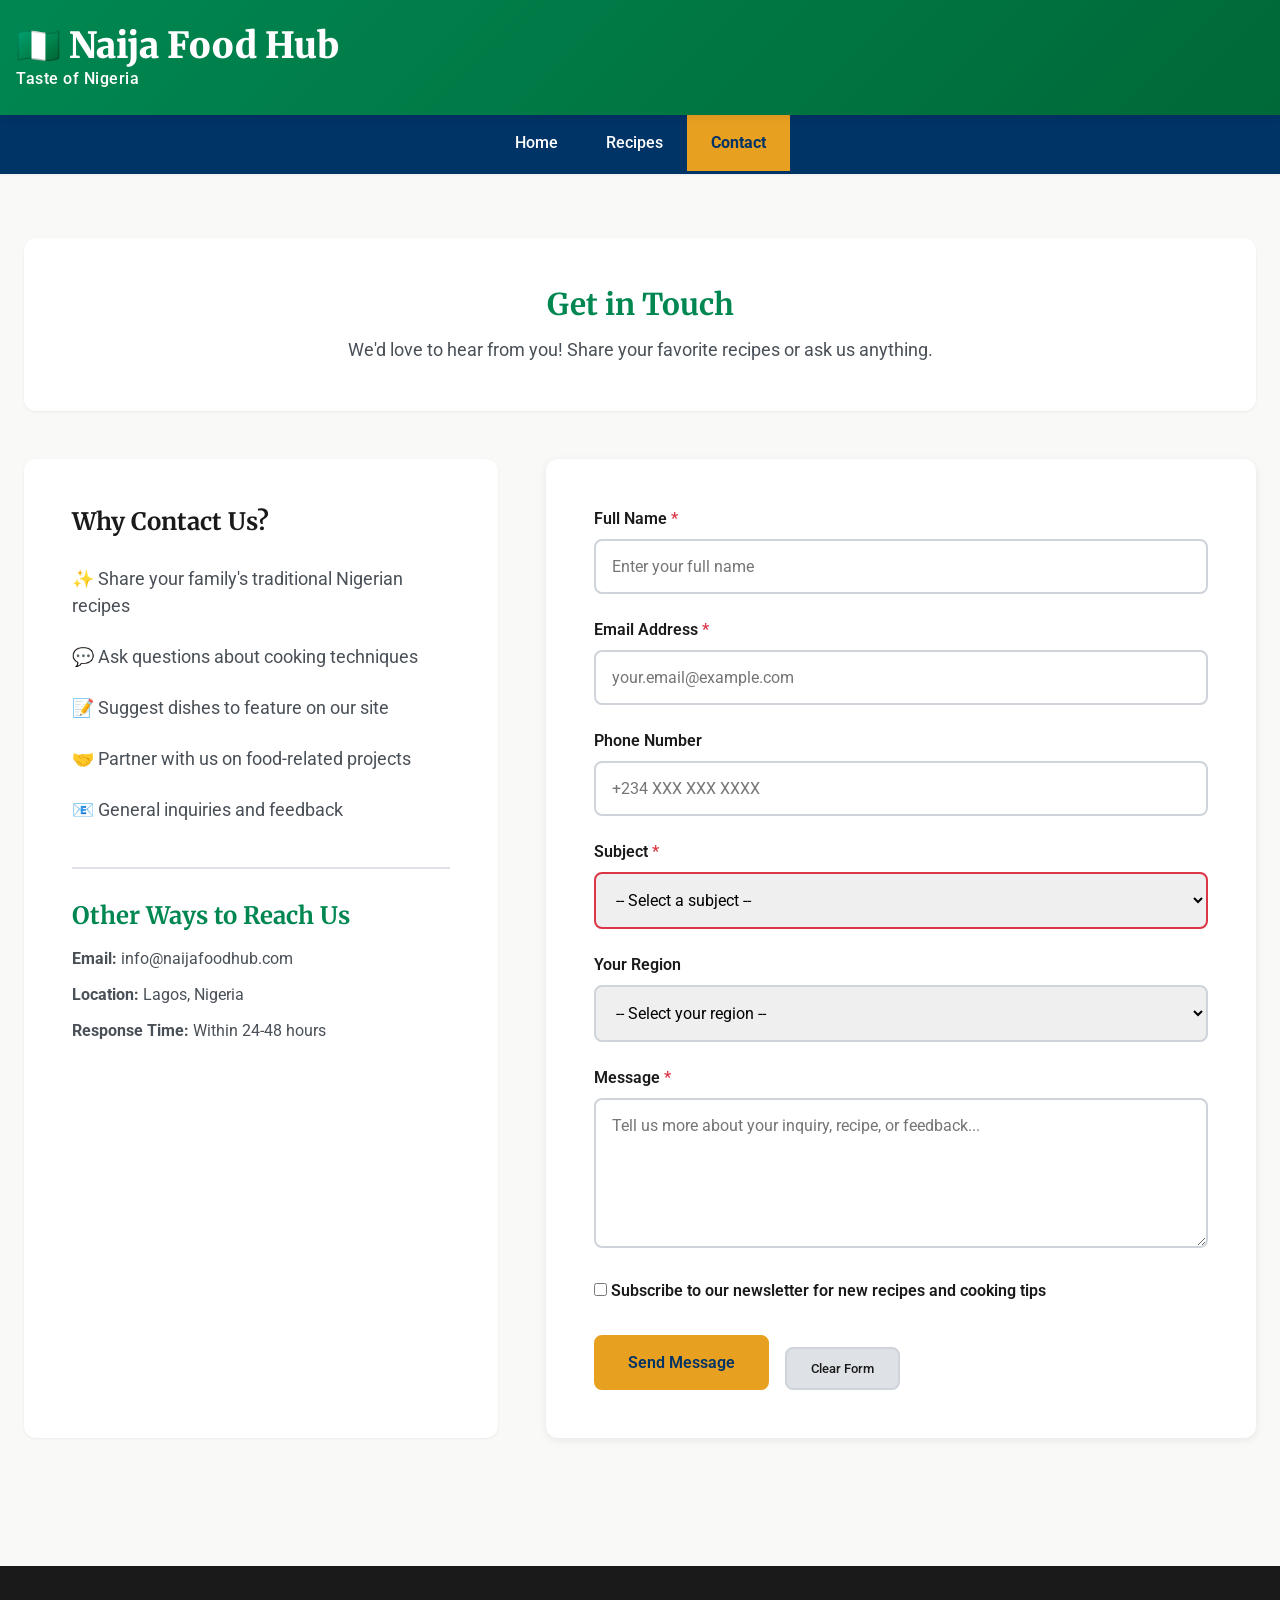
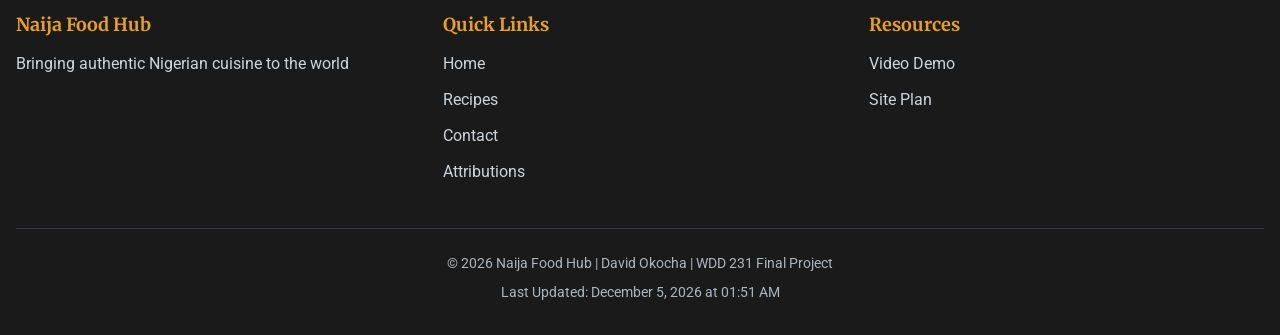
<file: final/contact.html>
<!DOCTYPE html>
<html lang="en">

<head>
    <meta charset="UTF-8">
    <meta name="viewport" content="width=device-width, initial-scale=1.0">
    <title>Contact Us - Naija Food Hub</title>
    <meta name="description"
        content="Get in touch with Naija Food Hub. Share your recipes, ask questions, or suggest new dishes to feature on our platform.">
    <meta name="author" content="David Okocha">

    <!-- Open Graph Meta Tags -->
    <meta property="og:title" content="Contact Naija Food Hub - Share Recipes & Questions">
    <meta property="og:description" content="Get in touch with Naija Food Hub. Share your recipes or ask questions.">
    <meta property="og:type" content="website">
    <meta property="og:url" content="https://monarchcorps.github.io/wdd231/final/contact.html">
    <meta property="og:image" content="https://monarchcorps.github.io/wdd231/final/images/jollof_rice.webp">

    <!-- Twitter Card Meta Tags -->
    <meta name="twitter:card" content="summary_large_image">
    <meta name="twitter:title" content="Contact Us - Naija Food Hub">
    <meta name="twitter:description" content="Get in touch with Naija Food Hub.">

    <!-- Favicon -->
    <link rel="icon" type="image/svg+xml" href="images/favicon.svg">

    <!-- Fonts -->
    <link rel="preconnect" href="https://fonts.googleapis.com">
    <link rel="preconnect" href="https://fonts.gstatic.com" crossorigin>
    <link
        href="https://fonts.googleapis.com/css2?family=Merriweather:wght@400;700;900&family=Roboto:wght@400;500;700&display=swap"
        rel="stylesheet">

    <!-- Stylesheets -->
    <link rel="stylesheet" href="styles/base.css">
    <link rel="stylesheet" href="styles/layout.css">
    <link rel="stylesheet" href="styles/components.css">
    <link rel="stylesheet" href="styles/responsive.css">

    <script src="scripts/main.js" type="module"></script>

</head>

<body>
    <header>
        <div class="header-container">
            <div class="logo">
                <h1>🇳🇬 Naija Food Hub</h1>
                <p class="tagline">Taste of Nigeria</p>
            </div>
            <button class="hamburger" id="hamburger" aria-label="Toggle navigation menu" aria-expanded="false">
                <span class="bar"></span>
                <span class="bar"></span>
                <span class="bar"></span>
            </button>
        </div>
    </header>

    <nav id="nav">
        <ul class="nav-menu">
            <li><a href="index.html">Home</a></li>
            <li><a href="recipes.html">Recipes</a></li>
            <li><a href="contact.html" class="active" aria-current="page">Contact</a></li>
        </ul>
    </nav>

    <main>
        <section class="page-header">
            <h2>Get in Touch</h2>
            <p>We'd love to hear from you! Share your favorite recipes or ask us anything.</p>
        </section>

        <section class="contact-section">
            <div class="contact-container">
                <div class="contact-info">
                    <h3>Why Contact Us?</h3>
                    <ul class="contact-reasons">
                        <li>✨ Share your family's traditional Nigerian recipes</li>
                        <li>💬 Ask questions about cooking techniques</li>
                        <li>📝 Suggest dishes to feature on our site</li>
                        <li>🤝 Partner with us on food-related projects</li>
                        <li>📧 General inquiries and feedback</li>
                    </ul>
                    <div class="contact-details">
                        <h3>Other Ways to Reach Us</h3>
                        <p><strong>Email:</strong> info@naijafoodhub.com</p>
                        <p><strong>Location:</strong> Lagos, Nigeria</p>
                        <p><strong>Response Time:</strong> Within 24-48 hours</p>
                    </div>
                </div>

                <div class="contact-form-container">
                    <form id="contact-form" action="thankyou.html" method="get">
                        <div class="form-group">
                            <label for="name">Full Name <span class="required">*</span></label>
                            <input type="text" id="name" name="name" required minlength="2"
                                placeholder="Enter your full name" autocomplete="name">
                        </div>

                        <div class="form-group">
                            <label for="email">Email Address <span class="required">*</span></label>
                            <input type="email" id="email" name="email" required placeholder="your.email@example.com"
                                autocomplete="email">
                        </div>

                        <div class="form-group">
                            <label for="phone">Phone Number</label>
                            <input type="tel" id="phone" name="phone" pattern="[0-9+\-\s()]+"
                                placeholder="+234 XXX XXX XXXX" autocomplete="tel">
                        </div>

                        <div class="form-group">
                            <label for="subject">Subject <span class="required">*</span></label>
                            <select id="subject" name="subject" required>
                                <option value="">-- Select a subject --</option>
                                <option value="recipe-submission">Recipe Submission</option>
                                <option value="question">Cooking Question</option>
                                <option value="suggestion">Dish Suggestion</option>
                                <option value="partnership">Partnership Inquiry</option>
                                <option value="feedback">General Feedback</option>
                                <option value="other">Other</option>
                            </select>
                        </div>

                        <div class="form-group">
                            <label for="region">Your Region</label>
                            <select id="region" name="region">
                                <option value="">-- Select your region --</option>
                                <option value="northern">Northern Nigeria</option>
                                <option value="southern">Southern Nigeria</option>
                                <option value="eastern">Eastern Nigeria</option>
                                <option value="western">Western Nigeria</option>
                                <option value="south-south">South-South Nigeria</option>
                                <option value="diaspora">Nigerian Diaspora</option>
                                <option value="international">International</option>
                            </select>
                        </div>

                        <div class="form-group">
                            <label for="message">Message <span class="required">*</span></label>
                            <textarea id="message" name="message" required minlength="10" rows="6"
                                placeholder="Tell us more about your inquiry, recipe, or feedback..."></textarea>
                        </div>

                        <div class="form-group checkbox-group">
                            <label class="checkbox-label">
                                <input type="checkbox" id="newsletter" name="newsletter" value="yes">
                                <span>Subscribe to our newsletter for new recipes and cooking tips</span>
                            </label>
                        </div>

                        <div class="form-actions">
                            <button type="submit" class="submit-button">Send Message</button>
                            <button type="reset" class="reset-button">Clear Form</button>
                        </div>
                    </form>
                </div>
            </div>
        </section>
    </main>

    <footer>
        <div class="footer-container">
            <div class="footer-section">
                <h3>Naija Food Hub</h3>
                <p>Bringing authentic Nigerian cuisine to the world</p>
            </div>
            <div class="footer-section">
                <h3>Quick Links</h3>
                <ul>
                    <li><a href="index.html">Home</a></li>
                    <li><a href="recipes.html">Recipes</a></li>
                    <li><a href="contact.html">Contact</a></li>
                    <li><a href="attributions.html">Attributions</a></li>
                </ul>
            </div>
            <div class="footer-section">
                <h3>Resources</h3>
                <ul>
                    <li><a href="https://www.loom.com/share/2588f22bd7044f4ea93019402644c666" target="_blank" rel="noopener">Video Demo</a></li>
                    <li><a href="siteplan.html">Site Plan</a></li>
                </ul>
            </div>
        </div>
        <div class="footer-bottom">
            <p>&copy; <span id="currentyear"></span> Naija Food Hub | David Okocha | WDD 231 Final Project</p>
            <p id="lastModified"></p>
        </div>
    </footer>

</body>

</html>
</file>
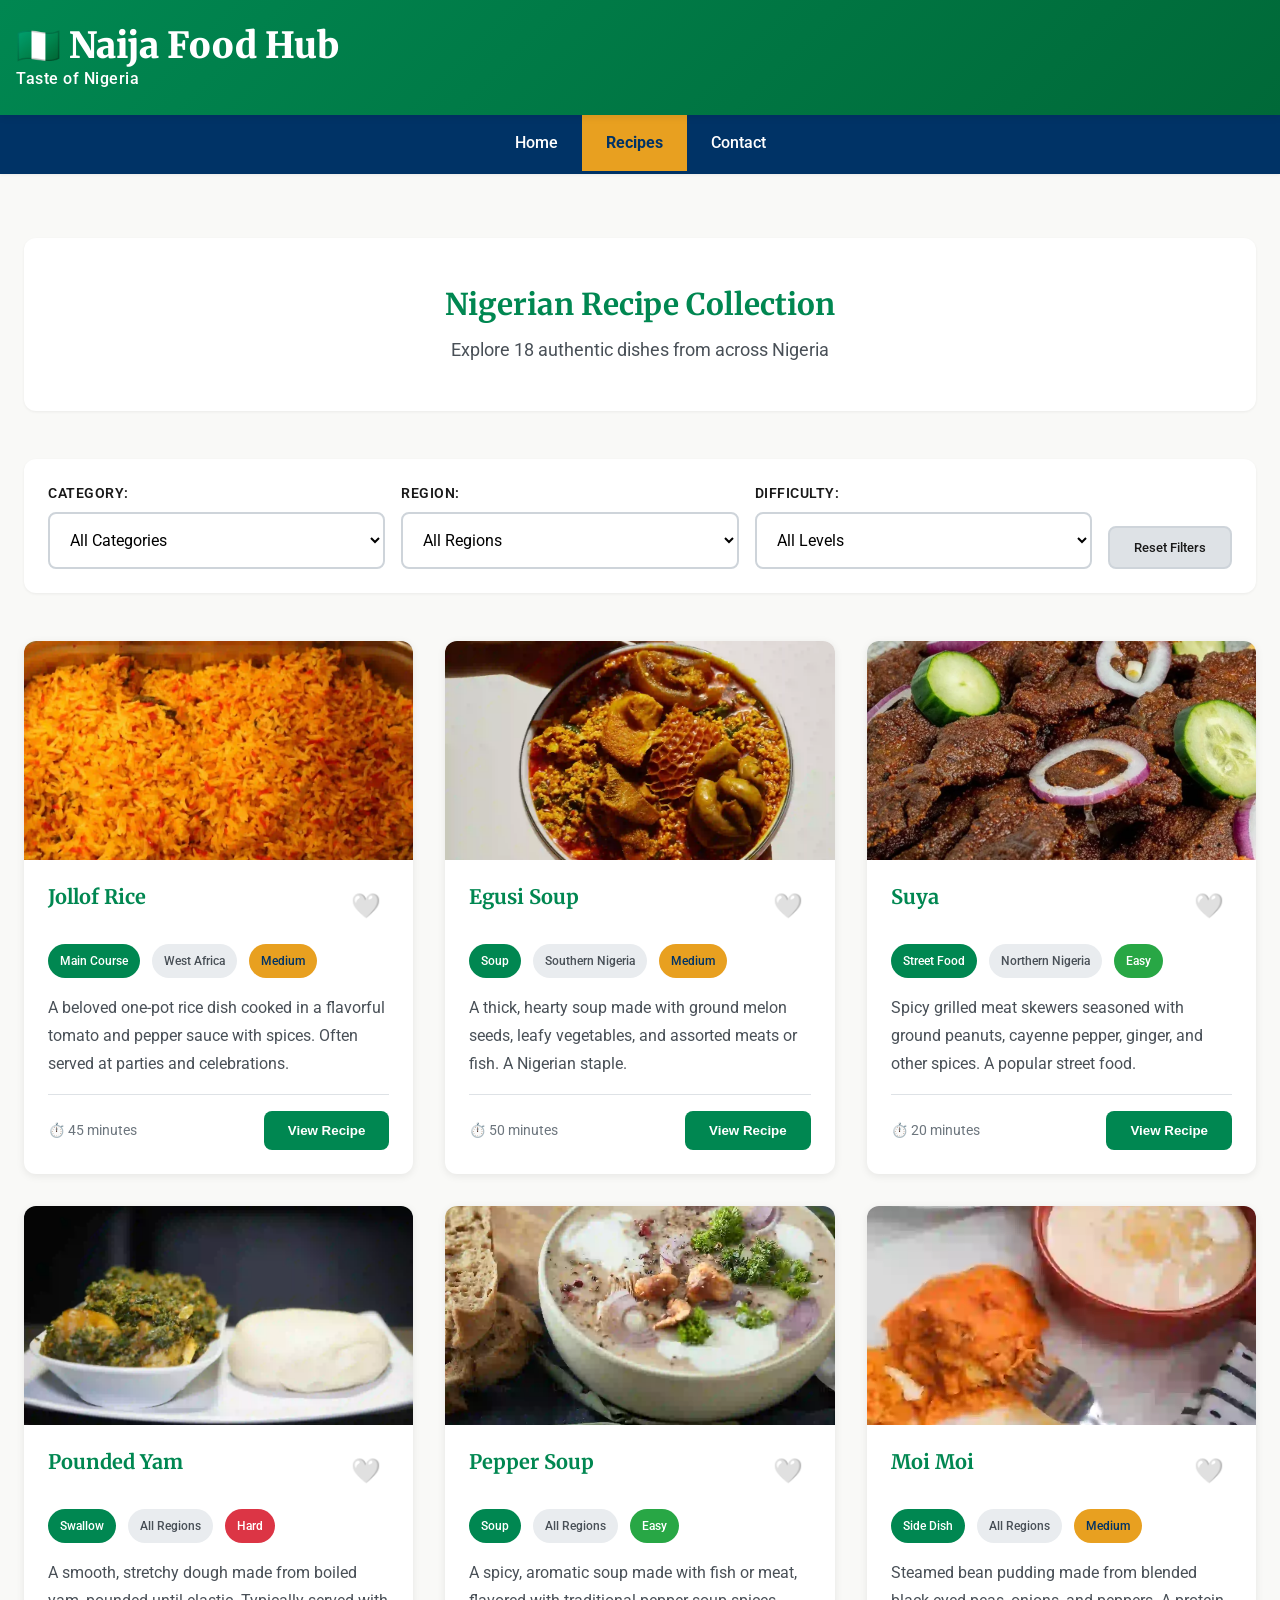
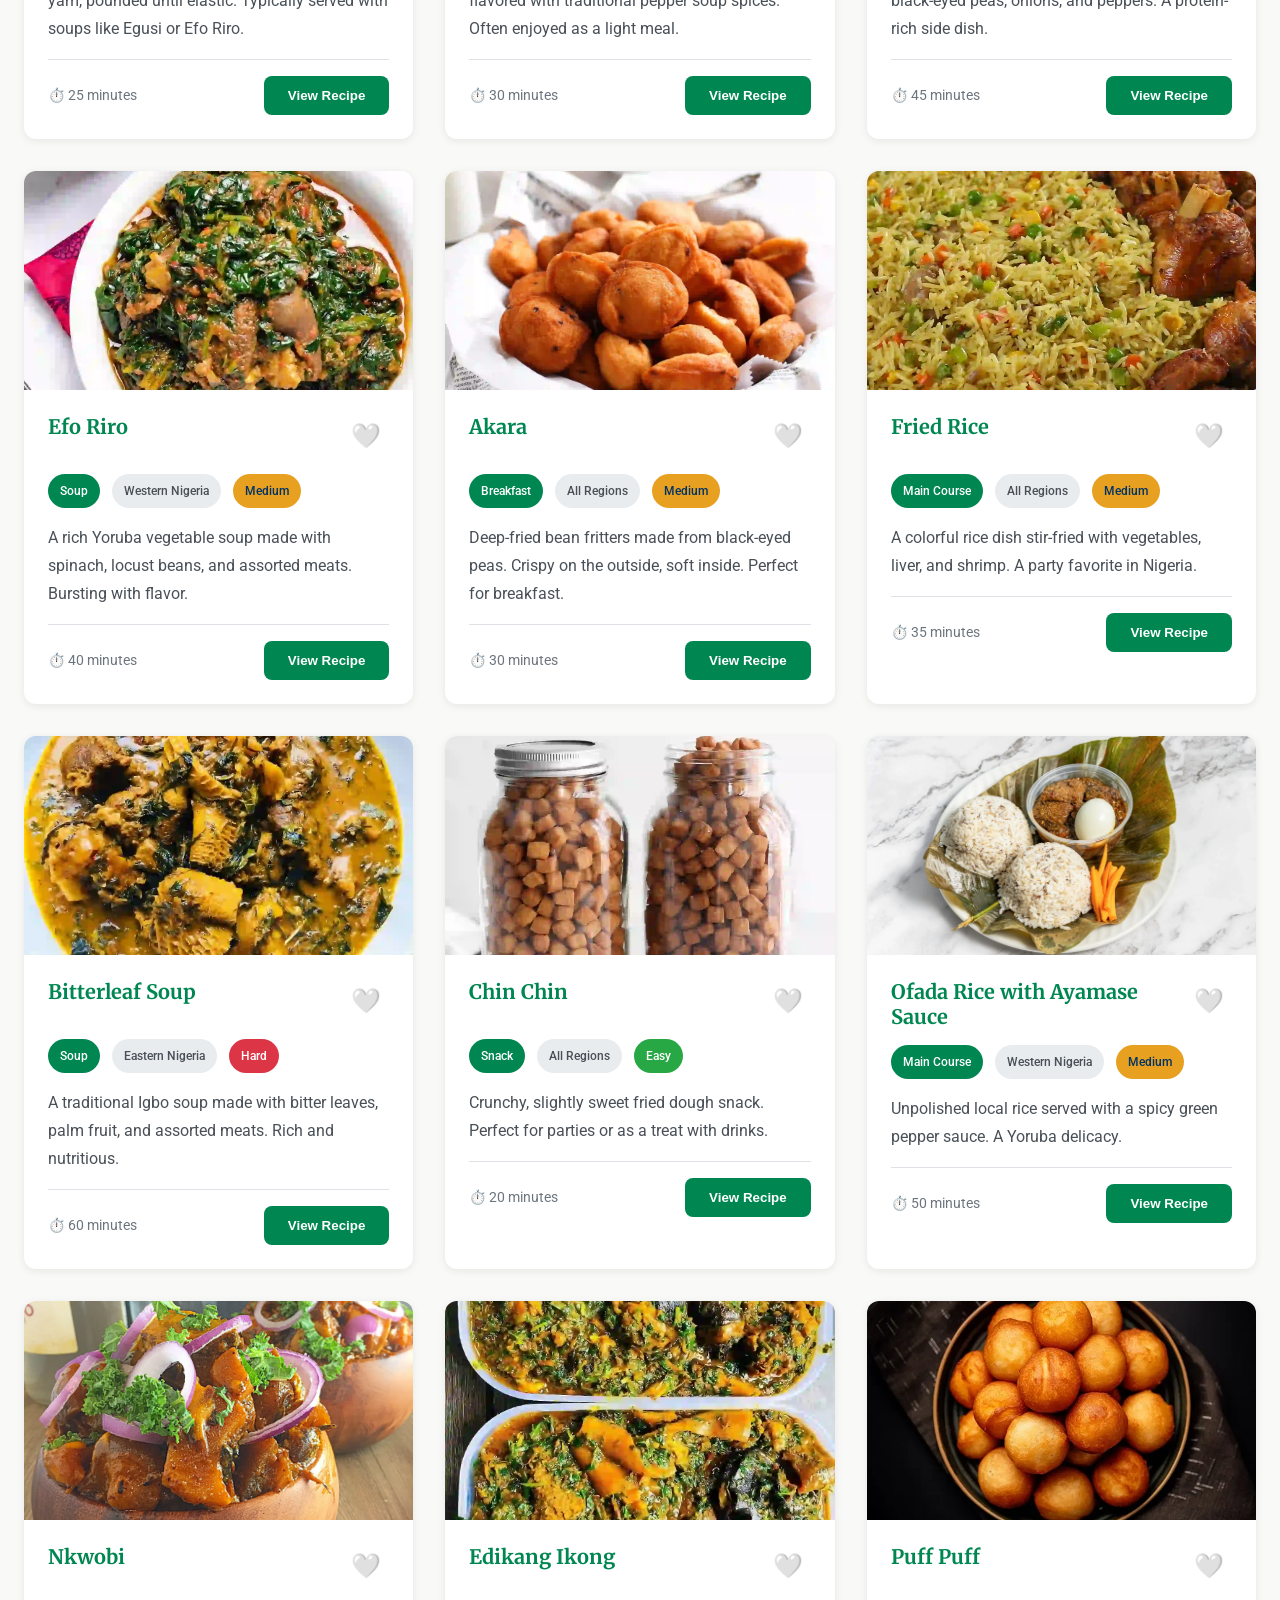
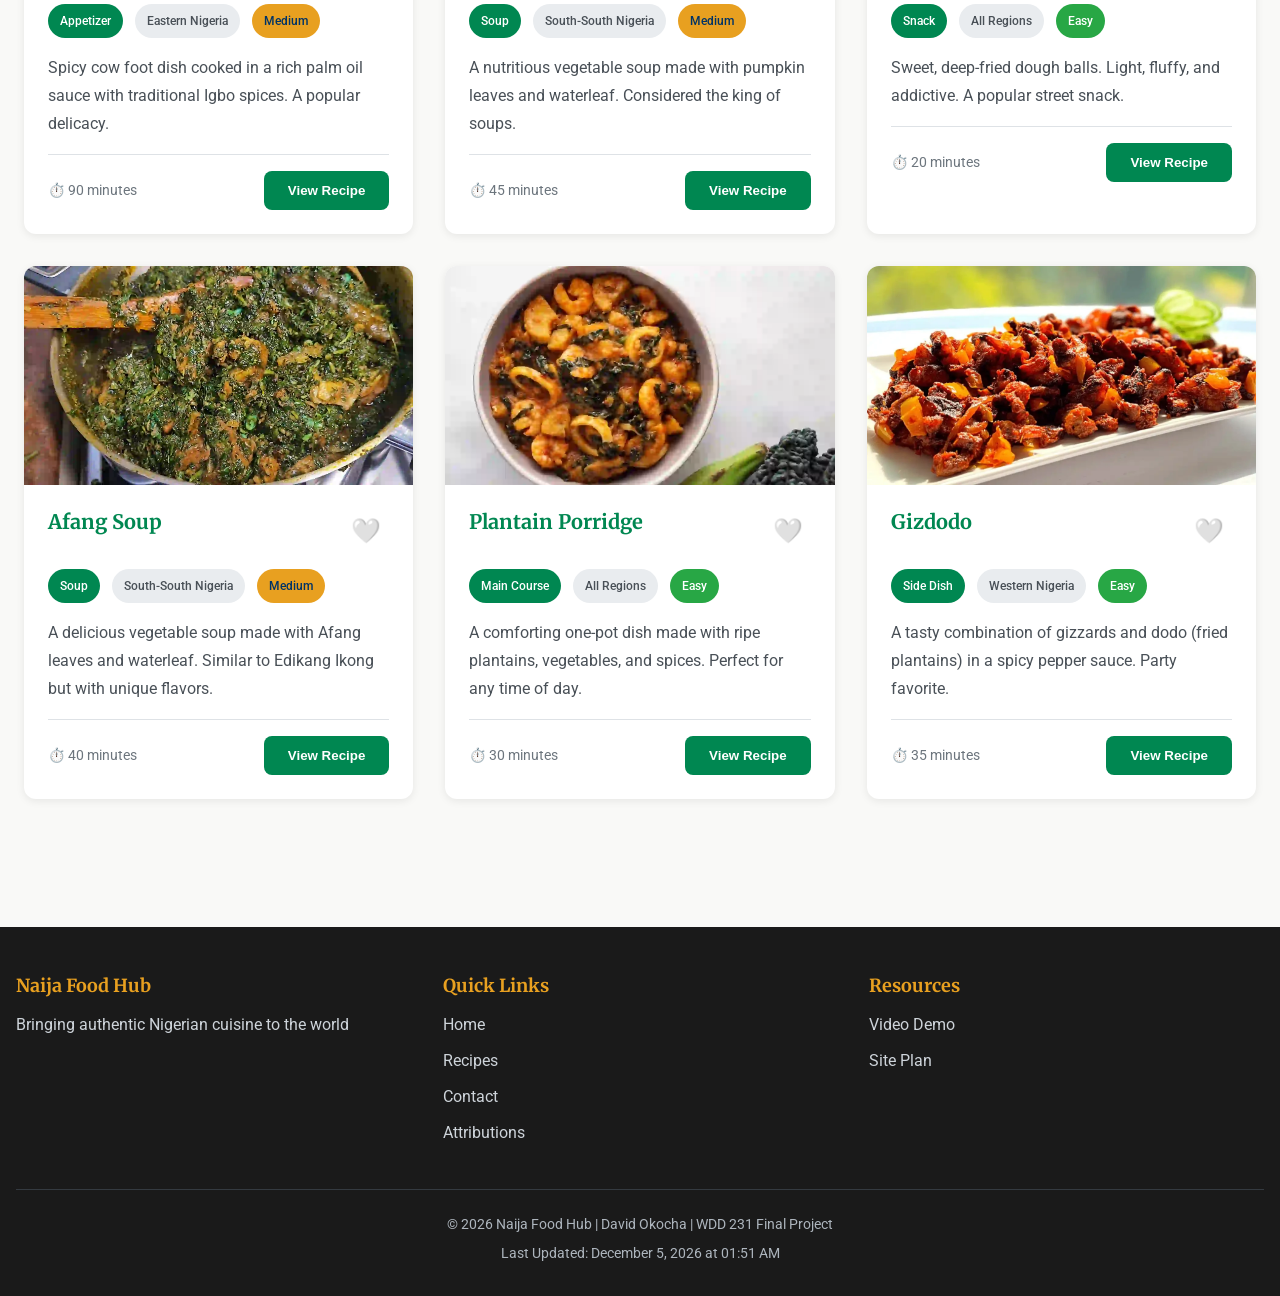
<file: final/recipes.html>
<!DOCTYPE html>
<html lang="en">

<head>
    <meta charset="UTF-8">
    <meta name="viewport" content="width=device-width, initial-scale=1.0">
    <title>Nigerian Recipes - Naija Food Hub</title>
    <meta name="description"
        content="Browse our collection of authentic Nigerian recipes. Filter by category, region, or difficulty. Save your favorites and discover new dishes.">
    <meta name="author" content="David Okocha">

    <!-- Open Graph Meta Tags -->
    <meta property="og:title" content="Authentic Nigerian Recipes - Naija Food Hub">
    <meta property="og:description"
        content="Browse our collection of authentic Nigerian recipes. Discover Jollof Rice, Egusi Soup, Suya, and more.">
    <meta property="og:type" content="website">
    <meta property="og:url" content="https://monarchcorps.github.io/wdd231/final/recipes.html">
    <meta property="og:image" content="https://monarchcorps.github.io/wdd231/final/images/jollof_rice.webp">

    <!-- Twitter Card Meta Tags -->
    <meta name="twitter:card" content="summary_large_image">
    <meta name="twitter:title" content="Nigerian Recipes - Naija Food Hub">
    <meta name="twitter:description" content="Browse our collection of authentic Nigerian recipes.">

    <!-- Favicon -->
    <link rel="icon" type="image/svg+xml" href="images/favicon.svg">

    <!-- Fonts -->
    <link rel="preconnect" href="https://fonts.googleapis.com">
    <link rel="preconnect" href="https://fonts.gstatic.com" crossorigin>
    <link
        href="https://fonts.googleapis.com/css2?family=Merriweather:wght@400;700;900&family=Roboto:wght@400;500;700&display=swap"
        rel="stylesheet">

    <!-- Stylesheets -->
    <link rel="stylesheet" href="styles/base.css">
    <link rel="stylesheet" href="styles/layout.css">
    <link rel="stylesheet" href="styles/components.css">
    <link rel="stylesheet" href="styles/responsive.css">

    <script src="scripts/main.js" type="module"></script>
</head>

<body>
    <header>
        <div class="header-container">
            <div class="logo">
                <h1>🇳🇬 Naija Food Hub</h1>
                <p class="tagline">Taste of Nigeria</p>
            </div>
            <button class="hamburger" id="hamburger" aria-label="Toggle navigation menu" aria-expanded="false">
                <span class="bar"></span>
                <span class="bar"></span>
                <span class="bar"></span>
            </button>
        </div>
    </header>

    <nav id="nav">
        <ul class="nav-menu">
            <li><a href="index.html">Home</a></li>
            <li><a href="recipes.html" class="active" aria-current="page">Recipes</a></li>
            <li><a href="contact.html">Contact</a></li>
        </ul>
    </nav>

    <main>
        <section class="page-header">
            <h2>Nigerian Recipe Collection</h2>
            <p>Explore <span id="recipe-count">18</span> authentic dishes from across Nigeria</p>
        </section>

        <section class="filters">
            <div class="filter-container">
                <div class="filter-group">
                    <label for="category-filter">Category:</label>
                    <select id="category-filter" class="filter-select">
                        <option value="all">All Categories</option>
                        <option value="Main Course">Main Course</option>
                        <option value="Soup">Soup</option>
                        <option value="Street Food">Street Food</option>
                        <option value="Side Dish">Side Dish</option>
                        <option value="Snack">Snack</option>
                        <option value="Breakfast">Breakfast</option>
                        <option value="Appetizer">Appetizer</option>
                        <option value="Swallow">Swallow</option>
                    </select>
                </div>
                <div class="filter-group">
                    <label for="region-filter">Region:</label>
                    <select id="region-filter" class="filter-select">
                        <option value="all">All Regions</option>
                        <option value="All Regions">All Regions</option>
                        <option value="West Africa">West Africa</option>
                        <option value="Southern Nigeria">Southern Nigeria</option>
                        <option value="Northern Nigeria">Northern Nigeria</option>
                        <option value="Western Nigeria">Western Nigeria</option>
                        <option value="Eastern Nigeria">Eastern Nigeria</option>
                        <option value="South-South Nigeria">South-South Nigeria</option>
                    </select>
                </div>
                <div class="filter-group">
                    <label for="difficulty-filter">Difficulty:</label>
                    <select id="difficulty-filter" class="filter-select">
                        <option value="all">All Levels</option>
                        <option value="Easy">Easy</option>
                        <option value="Medium">Medium</option>
                        <option value="Hard">Hard</option>
                    </select>
                </div>
                <button id="reset-filters" class="reset-button">Reset Filters</button>
            </div>
        </section>

        <section class="recipes-section">
            <div class="recipes-grid" id="recipes-grid">
                <!-- Dynamically loaded recipes -->
            </div>
            <div id="no-results" class="no-results hidden">
                <p>No recipes found matching your filters. Try adjusting your selection.</p>
            </div>
        </section>
    </main>

    <footer>
        <div class="footer-container">
            <div class="footer-section">
                <h3>Naija Food Hub</h3>
                <p>Bringing authentic Nigerian cuisine to the world</p>
            </div>
            <div class="footer-section">
                <h3>Quick Links</h3>
                <ul>
                    <li><a href="index.html">Home</a></li>
                    <li><a href="recipes.html">Recipes</a></li>
                    <li><a href="contact.html">Contact</a></li>
                    <li><a href="attributions.html">Attributions</a></li>
                </ul>
            </div>
            <div class="footer-section">
                <h3>Resources</h3>
                <ul>
                    <li><a href="https://www.loom.com/share/2588f22bd7044f4ea93019402644c666" target="_blank" rel="noopener">Video Demo</a></li>
                    <li><a href="siteplan.html">Site Plan</a></li>
                </ul>
            </div>
        </div>
        <div class="footer-bottom">
            <p>&copy; <span id="currentyear"></span> Naija Food Hub | David Okocha | WDD 231 Final Project</p>
            <p id="lastModified"></p>
        </div>
    </footer>

    <!-- Modal for recipe details -->
    <div id="recipe-modal" class="modal" role="dialog" aria-label="Recipe details" aria-hidden="true">
        <div class="modal-content">
            <button class="modal-close" aria-label="Close modal">&times;</button>
            <div id="modal-body">
                <!-- Dynamically loaded recipe details -->
            </div>
        </div>
    </div>
</body>

</html>
</file>
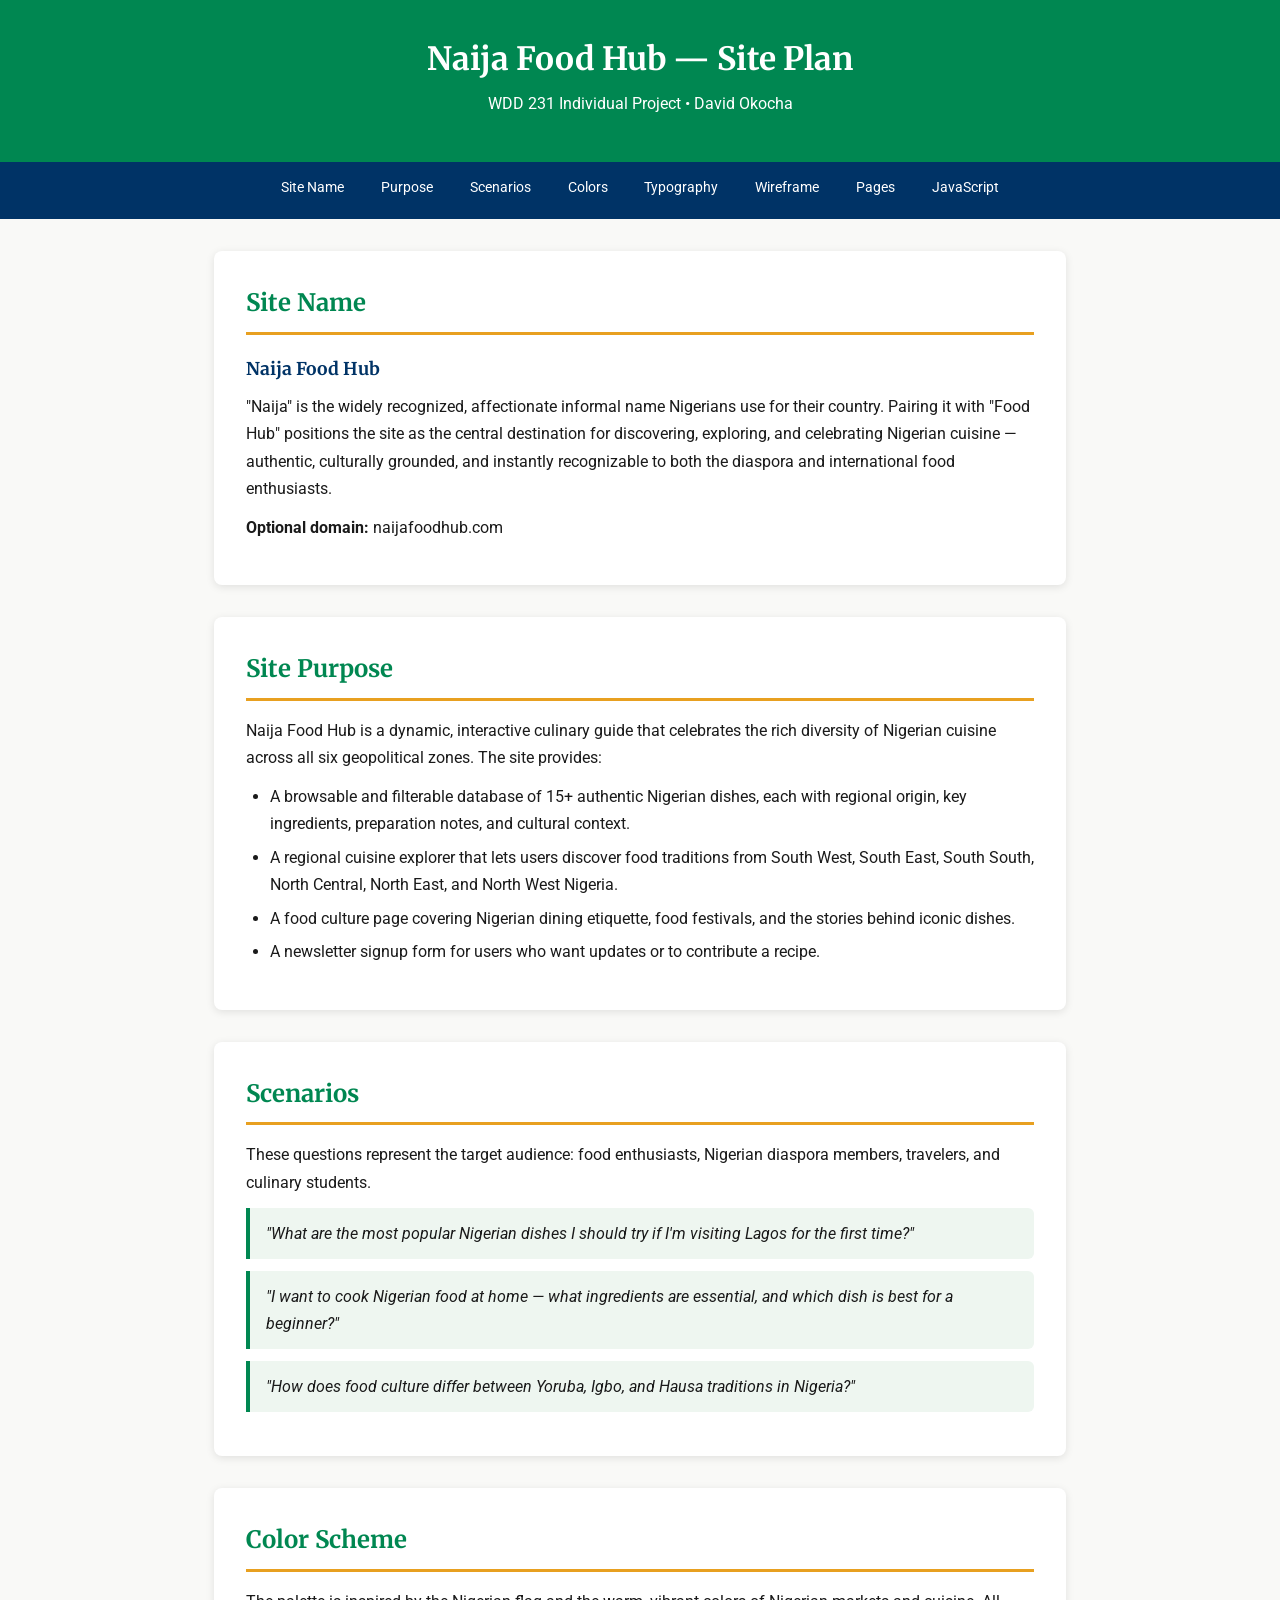
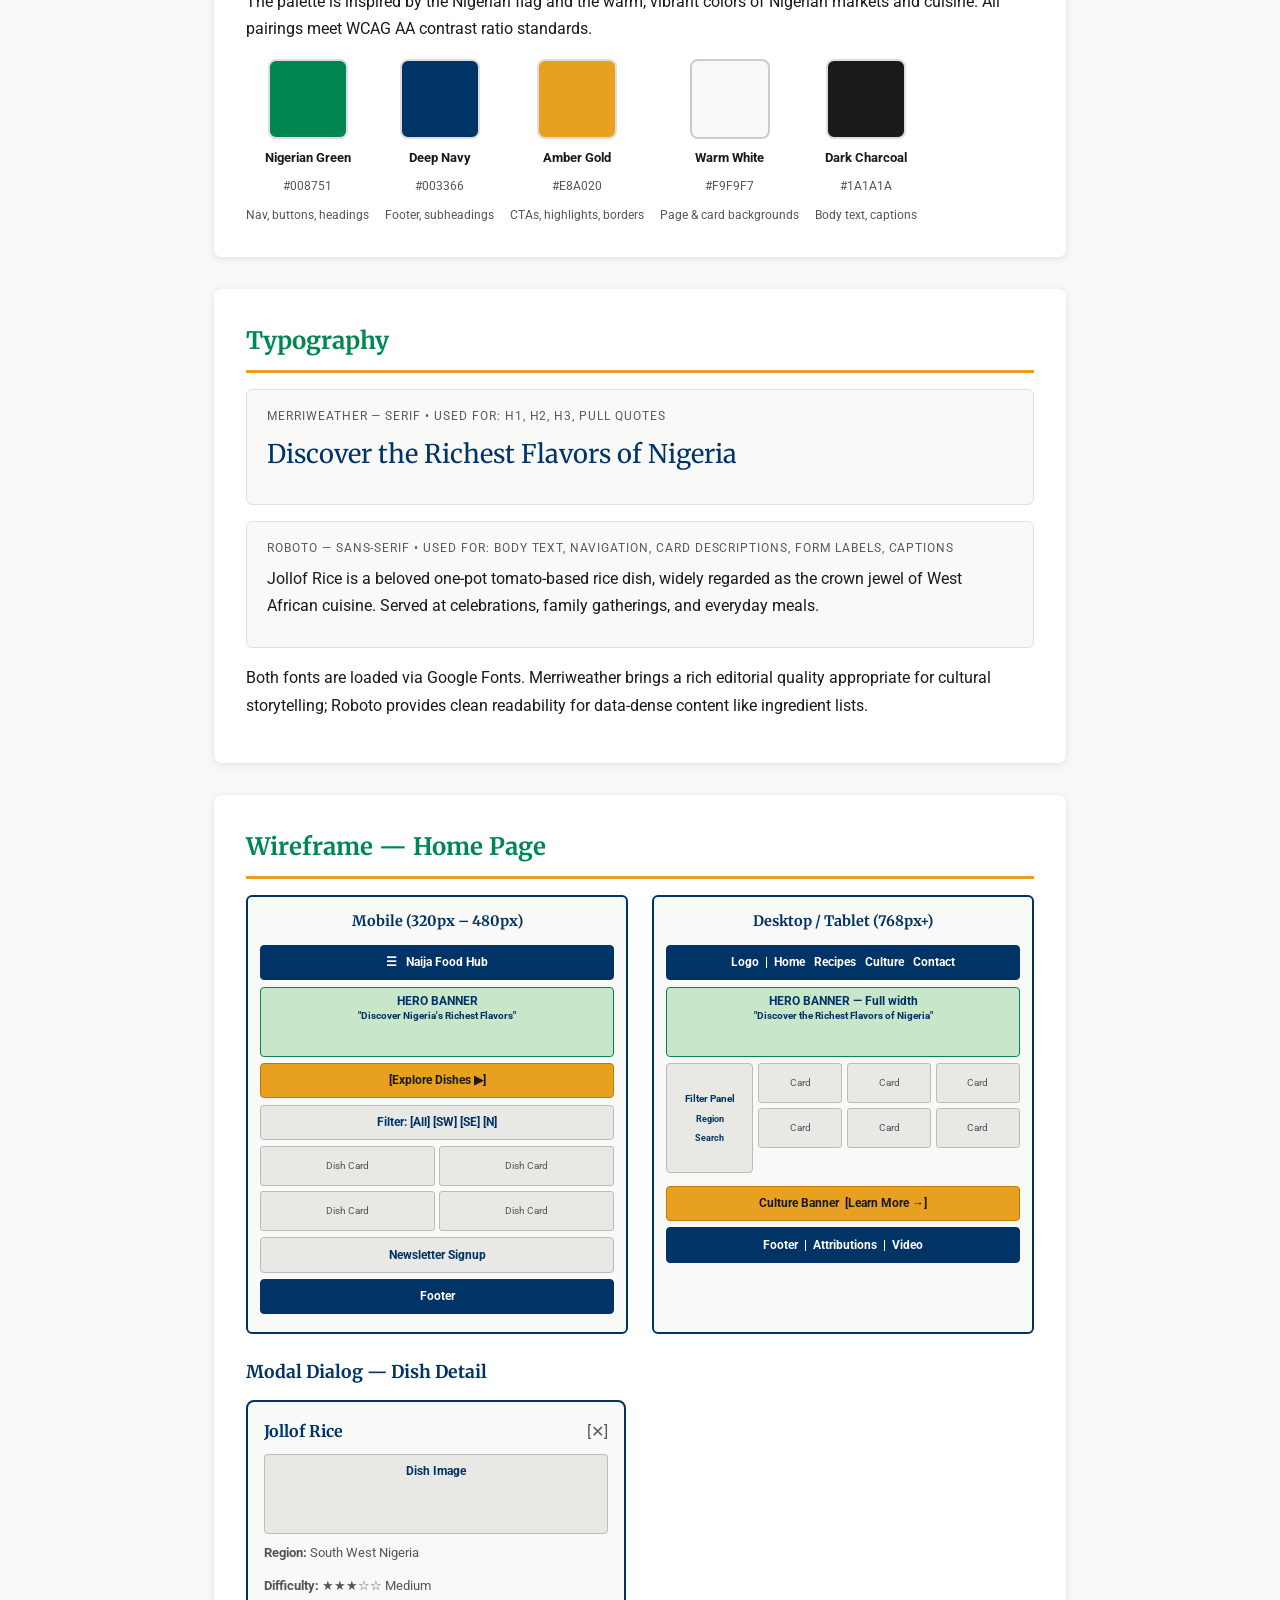
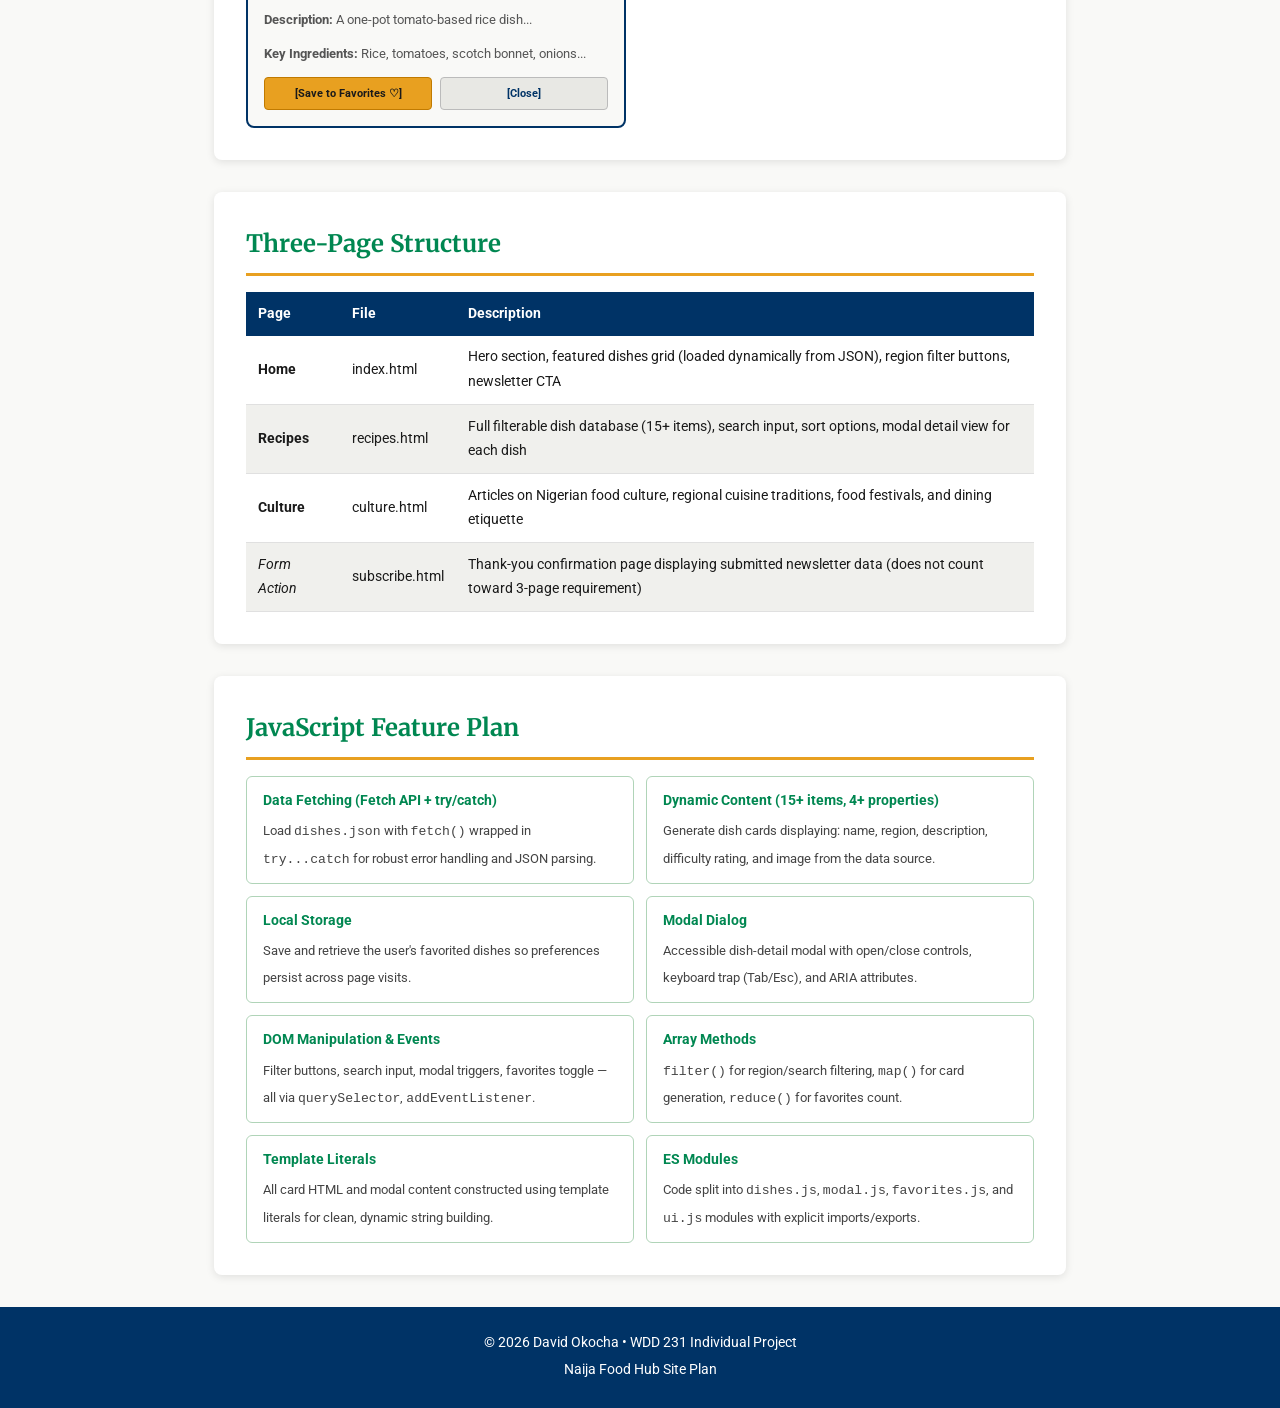
<file: final/siteplan.html>
<!DOCTYPE html>
<html lang="en-us">

<head>
    <meta charset="UTF-8">
    <meta name="viewport" content="width=device-width, initial-scale=1.0">
    <title>Naija Food Hub — Site Plan</title>
    <meta name="description"
        content="Site plan for Naija Food Hub, a Nigerian cuisine discovery website by David Okocha.">
    <meta name="author" content="David Okocha">
    <link rel="preconnect" href="https://fonts.googleapis.com">
    <link rel="preconnect" href="https://fonts.gstatic.com" crossorigin>
    <link rel="preload" as="style" onload="this.onload=null;this.rel='stylesheet'"
        href="https://fonts.googleapis.com/css2?family=Merriweather:wght@400;700;900&amp;family=Roboto:wght@400;700&amp;display=swap">
    <noscript>
        <link rel="stylesheet"
            href="https://fonts.googleapis.com/css2?family=Merriweather:wght@400;700;900&amp;family=Roboto:wght@400;700&amp;display=swap">
    </noscript>
    <link rel="stylesheet" href="styles/siteplan.css">
</head>

<body>

    <header>
        <h1>Naija Food Hub — Site Plan</h1>
        <p>WDD 231 Individual Project &bull; David Okocha</p>
    </header>

    <nav aria-label="Site plan sections">
        <ul>
            <li><a href="#site-name">Site Name</a></li>
            <li><a href="#purpose">Purpose</a></li>
            <li><a href="#scenarios">Scenarios</a></li>
            <li><a href="#colors">Colors</a></li>
            <li><a href="#typography">Typography</a></li>
            <li><a href="#wireframe">Wireframe</a></li>
            <li><a href="#pages">Pages</a></li>
            <li><a href="#javascript">JavaScript</a></li>
        </ul>
    </nav>

    <main>

        <!-- SITE NAME -->
        <section id="site-name">
            <h2>Site Name</h2>
            <h3>Naija Food Hub</h3>
            <p>
                "Naija" is the widely recognized, affectionate informal name Nigerians use for their country. Pairing it
                with "Food Hub" positions the site as the central destination for discovering, exploring, and
                celebrating
                Nigerian cuisine — authentic, culturally grounded, and instantly recognizable to both the diaspora and
                international food enthusiasts.
            </p>
            <p><strong>Optional domain:</strong> naijafoodhub.com</p>
        </section>

        <!-- PURPOSE -->
        <section id="purpose">
            <h2>Site Purpose</h2>
            <p>
                Naija Food Hub is a dynamic, interactive culinary guide that celebrates the rich diversity of Nigerian
                cuisine across all six geopolitical zones. The site provides:
            </p>
            <ul>
                <li>A browsable and filterable database of 15+ authentic Nigerian dishes, each with regional origin,
                    key ingredients, preparation notes, and cultural context.</li>
                <li>A regional cuisine explorer that lets users discover food traditions from South West, South East,
                    South South, North Central, North East, and North West Nigeria.</li>
                <li>A food culture page covering Nigerian dining etiquette, food festivals, and the stories behind
                    iconic dishes.</li>
                <li>A newsletter signup form for users who want updates or to contribute a recipe.</li>
            </ul>
        </section>

        <!-- SCENARIOS -->
        <section id="scenarios">
            <h2>Scenarios</h2>
            <p>These questions represent the target audience: food enthusiasts, Nigerian diaspora members, travelers,
                and culinary students.</p>

            <div class="scenario">
                "What are the most popular Nigerian dishes I should try if I'm visiting Lagos for the first time?"
            </div>
            <div class="scenario">
                "I want to cook Nigerian food at home — what ingredients are essential, and which dish is best for a
                beginner?"
            </div>
            <div class="scenario">
                "How does food culture differ between Yoruba, Igbo, and Hausa traditions in Nigeria?"
            </div>
        </section>

        <!-- COLOR SCHEME -->
        <section id="colors">
            <h2>Color Scheme</h2>
            <p>The palette is inspired by the Nigerian flag and the warm, vibrant colors of Nigerian markets and
                cuisine. All pairings meet WCAG AA contrast ratio standards.</p>

            <div class="color-palette">
                <div class="swatch">
                    <div class="swatch-box" style="background-color: #008751;"></div>
                    <p>Nigerian Green</p>
                    <small>#008751</small>
                    <small>Nav, buttons, headings</small>
                </div>
                <div class="swatch">
                    <div class="swatch-box" style="background-color: #003366;"></div>
                    <p>Deep Navy</p>
                    <small>#003366</small>
                    <small>Footer, subheadings</small>
                </div>
                <div class="swatch">
                    <div class="swatch-box" style="background-color: #E8A020;"></div>
                    <p>Amber Gold</p>
                    <small>#E8A020</small>
                    <small>CTAs, highlights, borders</small>
                </div>
                <div class="swatch">
                    <div class="swatch-box" style="background-color: #F9F9F7; border: 2px solid #ccc;"></div>
                    <p>Warm White</p>
                    <small>#F9F9F7</small>
                    <small>Page & card backgrounds</small>
                </div>
                <div class="swatch">
                    <div class="swatch-box" style="background-color: #1A1A1A;"></div>
                    <p>Dark Charcoal</p>
                    <small>#1A1A1A</small>
                    <small>Body text, captions</small>
                </div>
            </div>
        </section>

        <!-- TYPOGRAPHY -->
        <section id="typography">
            <h2>Typography</h2>

            <div class="font-preview">
                <p class="label">Merriweather — Serif &bull; Used for: h1, h2, h3, pull quotes</p>
                <p class="sample-heading">Discover the Richest Flavors of Nigeria</p>
            </div>

            <div class="font-preview">
                <p class="label">Roboto — Sans-serif &bull; Used for: body text, navigation, card descriptions, form
                    labels, captions</p>
                <p class="sample-body">Jollof Rice is a beloved one-pot tomato-based rice dish, widely regarded as the
                    crown jewel of West African cuisine. Served at celebrations, family gatherings, and everyday meals.
                </p>
            </div>

            <p>Both fonts are loaded via Google Fonts. Merriweather brings a rich editorial quality appropriate for
                cultural storytelling; Roboto provides clean readability for data-dense content like ingredient lists.
            </p>
        </section>

        <!-- WIREFRAME -->
        <section id="wireframe">
            <h2>Wireframe — Home Page</h2>

            <div class="wireframe-grid">

                <!-- Mobile -->
                <div class="wireframe-box">
                    <h3>Mobile (320px – 480px)</h3>
                    <div class="wf-block dark">☰ &nbsp; Naija Food Hub</div>
                    <div class="wf-block" style="height:70px; line-height:1.2; background:#c8e6c9;">
                        HERO BANNER<br>
                        <small>"Discover Nigeria's Richest Flavors"</small>
                    </div>
                    <div class="wf-block amber">[Explore Dishes ▶]</div>
                    <div class="wf-block light">Filter: [All] [SW] [SE] [N]</div>
                    <div class="wf-cards two">
                        <div class="wf-card">Dish Card</div>
                        <div class="wf-card">Dish Card</div>
                        <div class="wf-card">Dish Card</div>
                        <div class="wf-card">Dish Card</div>
                    </div>
                    <div class="wf-block light">Newsletter Signup</div>
                    <div class="wf-block dark">Footer</div>
                </div>

                <!-- Desktop -->
                <div class="wireframe-box">
                    <h3>Desktop / Tablet (768px+)</h3>
                    <div class="wf-block dark">Logo &nbsp;|&nbsp; Home &nbsp; Recipes &nbsp; Culture &nbsp; Contact
                    </div>
                    <div class="wf-block" style="height:70px; line-height:1.2; background:#c8e6c9;">
                        HERO BANNER — Full width<br>
                        <small>"Discover the Richest Flavors of Nigeria"</small>
                    </div>
                    <div style="display:grid; grid-template-columns: 1fr 3fr; gap:0.3rem; margin-bottom:0.4rem;">
                        <div>
                            <div class="wf-block light"
                                style="font-size:0.65rem; height:110px; display:flex; align-items:center; justify-content:center; flex-direction:column; gap:4px;">
                                <span>Filter Panel</span>
                                <small>Region</small>
                                <small>Search</small>
                            </div>
                        </div>
                        <div>
                            <div class="wf-cards">
                                <div class="wf-card">Card</div>
                                <div class="wf-card">Card</div>
                                <div class="wf-card">Card</div>
                                <div class="wf-card">Card</div>
                                <div class="wf-card">Card</div>
                                <div class="wf-card">Card</div>
                            </div>
                        </div>
                    </div>
                    <div class="wf-block amber">Culture Banner &nbsp;[Learn More →]</div>
                    <div class="wf-block dark">Footer &nbsp;|&nbsp; Attributions &nbsp;|&nbsp; Video</div>
                </div>

            </div>

            <!-- Modal wireframe -->
            <h3 style="margin-top:1.5rem;">Modal Dialog — Dish Detail</h3>
            <div
                style="max-width: 380px; border: 2px solid var(--navy); border-radius: 8px; padding: 1rem; margin-top: 0.75rem; background: var(--bg);">
                <div style="display:flex; justify-content:space-between; align-items:center; margin-bottom:0.5rem;">
                    <strong style="font-family:'Merriweather',serif; color:var(--navy);">Jollof Rice</strong>
                    <span style="cursor:pointer; color:#595959;">[✕]</span>
                </div>
                <div class="wf-block light" style="height:80px; margin-bottom:0.5rem;">Dish Image</div>
                <div style="font-size:0.8rem; color:#555;">
                    <p><strong>Region:</strong> South West Nigeria</p>
                    <p><strong>Difficulty:</strong> ★★★☆☆ Medium</p>
                    <p><strong>Description:</strong> A one-pot tomato-based rice dish...</p>
                    <p><strong>Key Ingredients:</strong> Rice, tomatoes, scotch bonnet, onions...</p>
                </div>
                <div style="margin-top:0.75rem; display:flex; gap:0.5rem;">
                    <div class="wf-block amber" style="flex:1; margin:0; font-size:0.7rem;">[Save to Favorites ♡]</div>
                    <div class="wf-block light" style="flex:1; margin:0; font-size:0.7rem;">[Close]</div>
                </div>
            </div>
        </section>

        <!-- PAGES -->
        <section id="pages">
            <h2>Three-Page Structure</h2>
            <table>
                <thead>
                    <tr>
                        <th>Page</th>
                        <th>File</th>
                        <th>Description</th>
                    </tr>
                </thead>
                <tbody>
                    <tr>
                        <td><strong>Home</strong></td>
                        <td>index.html</td>
                        <td>Hero section, featured dishes grid (loaded dynamically from JSON), region filter buttons,
                            newsletter CTA</td>
                    </tr>
                    <tr>
                        <td><strong>Recipes</strong></td>
                        <td>recipes.html</td>
                        <td>Full filterable dish database (15+ items), search input, sort options, modal detail view for
                            each dish</td>
                    </tr>
                    <tr>
                        <td><strong>Culture</strong></td>
                        <td>culture.html</td>
                        <td>Articles on Nigerian food culture, regional cuisine traditions, food festivals, and dining
                            etiquette</td>
                    </tr>
                    <tr>
                        <td><em>Form Action</em></td>
                        <td>subscribe.html</td>
                        <td>Thank-you confirmation page displaying submitted newsletter data (does not count toward
                            3-page requirement)</td>
                    </tr>
                </tbody>
            </table>
        </section>

        <!-- JAVASCRIPT -->
        <section id="javascript">
            <h2>JavaScript Feature Plan</h2>

            <div class="feature-list">
                <div class="feature-item">
                    <strong>Data Fetching (Fetch API + try/catch)</strong>
                    <span>Load <code>dishes.json</code> with <code>fetch()</code> wrapped in <code>try...catch</code>
                        for robust error handling and JSON parsing.</span>
                </div>
                <div class="feature-item">
                    <strong>Dynamic Content (15+ items, 4+ properties)</strong>
                    <span>Generate dish cards displaying: name, region, description, difficulty rating, and image from
                        the data source.</span>
                </div>
                <div class="feature-item">
                    <strong>Local Storage</strong>
                    <span>Save and retrieve the user's favorited dishes so preferences persist across page
                        visits.</span>
                </div>
                <div class="feature-item">
                    <strong>Modal Dialog</strong>
                    <span>Accessible dish-detail modal with open/close controls, keyboard trap (Tab/Esc), and ARIA
                        attributes.</span>
                </div>
                <div class="feature-item">
                    <strong>DOM Manipulation &amp; Events</strong>
                    <span>Filter buttons, search input, modal triggers, favorites toggle — all via
                        <code>querySelector</code>, <code>addEventListener</code>.</span>
                </div>
                <div class="feature-item">
                    <strong>Array Methods</strong>
                    <span><code>filter()</code> for region/search filtering, <code>map()</code> for card generation,
                        <code>reduce()</code> for favorites count.</span>
                </div>
                <div class="feature-item">
                    <strong>Template Literals</strong>
                    <span>All card HTML and modal content constructed using template literals for clean, dynamic string
                        building.</span>
                </div>
                <div class="feature-item">
                    <strong>ES Modules</strong>
                    <span>Code split into <code>dishes.js</code>, <code>modal.js</code>, <code>favorites.js</code>, and
                        <code>ui.js</code> modules with explicit imports/exports.</span>
                </div>
            </div>
        </section>

    </main>

    <footer>
        <p>&copy; <span id="year"></span> David Okocha &bull; WDD 231 Individual Project</p>
        <p>Naija Food Hub Site Plan</p>
    </footer>

    <script>
        document.getElementById('year').textContent = new Date().getFullYear();
    </script>

</body>

</html>
</file>
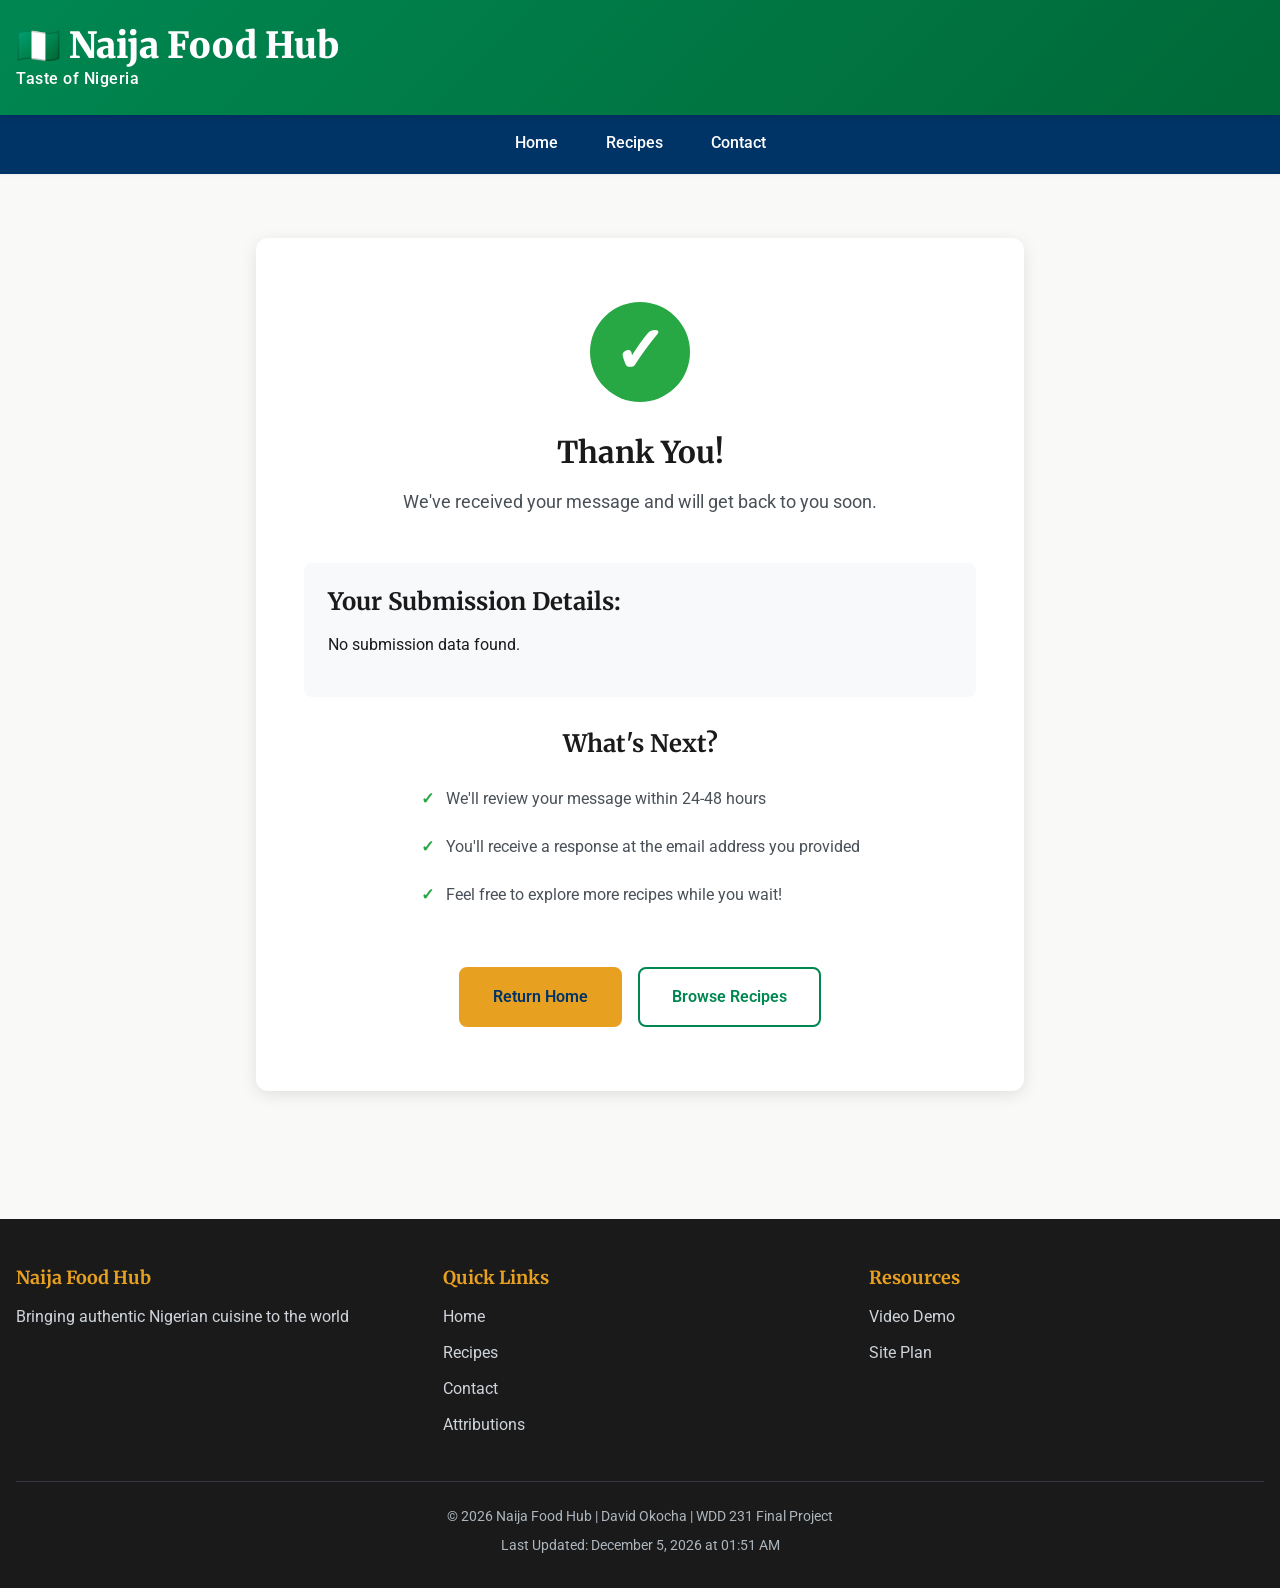
<file: final/thankyou.html>
<!DOCTYPE html>
<html lang="en">
<head>
    <meta charset="UTF-8">
    <meta name="viewport" content="width=device-width, initial-scale=1.0">
    <title>Thank You - Naija Food Hub</title>
    <meta name="description" content="Thank you for contacting Naija Food Hub. We've received your message and will respond shortly.">
    <meta name="author" content="David Okocha">
    
    <!-- Open Graph Meta Tags -->
    <meta property="og:title" content="Message Received - Thank You | Naija Food Hub">
    <meta property="og:description"
        content="Thank you for contacting Naija Food Hub. We have received your message and will respond within 24-48 hours.">
    <meta property="og:type" content="website">
    <meta property="og:url" content="https://monarchcorps.github.io/wdd231/final/thankyou.html">
    <meta property="og:image" content="https://monarchcorps.github.io/wdd231/final/images/jollof_rice.webp">

    <!-- Favicon -->
    <link rel="icon" type="image/svg+xml" href="images/favicon.svg">
    
    <!-- Fonts -->
    <link rel="preconnect" href="https://fonts.googleapis.com">
    <link rel="preconnect" href="https://fonts.gstatic.com" crossorigin>
    <link href="https://fonts.googleapis.com/css2?family=Merriweather:wght@400;700;900&family=Roboto:wght@400;500;700&display=swap" rel="stylesheet">
    
    <!-- Stylesheets -->
    <link rel="stylesheet" href="styles/base.css">
    <link rel="stylesheet" href="styles/layout.css">
    <link rel="stylesheet" href="styles/components.css">
    <link rel="stylesheet" href="styles/responsive.css">

    <script src="scripts/main.js" type="module"></script>
</head>
<body>
    <header>
        <div class="header-container">
            <div class="logo">
                <h1>🇳🇬 Naija Food Hub</h1>
                <p class="tagline">Taste of Nigeria</p>
            </div>
            <button class="hamburger" id="hamburger" aria-label="Toggle navigation menu" aria-expanded="false">
                <span class="bar"></span>
                <span class="bar"></span>
                <span class="bar"></span>
            </button>
        </div>
    </header>

    <nav id="nav">
        <ul class="nav-menu">
            <li><a href="index.html">Home</a></li>
            <li><a href="recipes.html">Recipes</a></li>
            <li><a href="contact.html">Contact</a></li>
        </ul>
    </nav>

    <main>
        <section class="thankyou-section">
            <div class="thankyou-container">
                <div class="success-icon">✓</div>
                <h2>Thank You!</h2>
                <p class="thankyou-message">We've received your message and will get back to you soon.</p>
                
                <div class="submission-details" id="submission-details">
                    <h3>Your Submission Details:</h3>
                    <div id="form-data">
                        <!-- Dynamically populated from URL parameters -->
                    </div>
                </div>

                <div class="next-steps">
                    <h3>What's Next?</h3>
                    <ul>
                        <li>We'll review your message within 24-48 hours</li>
                        <li>You'll receive a response at the email address you provided</li>
                        <li>Feel free to explore more recipes while you wait!</li>
                    </ul>
                </div>

                <div class="thankyou-actions">
                    <a href="index.html" class="cta-button">Return Home</a>
                    <a href="recipes.html" class="secondary-button">Browse Recipes</a>
                </div>
            </div>
        </section>
    </main>

    <footer>
        <div class="footer-container">
            <div class="footer-section">
                <h3>Naija Food Hub</h3>
                <p>Bringing authentic Nigerian cuisine to the world</p>
            </div>
            <div class="footer-section">
                <h3>Quick Links</h3>
                <ul>
                    <li><a href="index.html">Home</a></li>
                    <li><a href="recipes.html">Recipes</a></li>
                    <li><a href="contact.html">Contact</a></li>
                    <li><a href="attributions.html">Attributions</a></li>
                </ul>
            </div>
            <div class="footer-section">
                <h3>Resources</h3>
                <ul>
                    <li><a href="https://www.loom.com/share/2588f22bd7044f4ea93019402644c666" target="_blank" rel="noopener">Video Demo</a></li>
                    <li><a href="siteplan.html">Site Plan</a></li>
                </ul>
            </div>
        </div>
        <div class="footer-bottom">
            <p>&copy; <span id="currentyear"></span> Naija Food Hub | David Okocha | WDD 231 Final Project</p>
            <p id="lastModified"></p>
        </div>
    </footer>

</body>
</html>
</file>
<file: styles/larger.css>
@media screen and (max-width: 850px) {
    .footer-container {
        width: 60%;
    }
}

@media screen and (max-width: 500px) {
    .header-container {
        justify-content: flex-start;
    }

    .menu-icon {
        display: block;
    }

    .nav-menu {
        position: fixed;
        top: 80px;
        right: -100%;
        flex-direction: column;
        background-color: #fff;
        width: 70%;
        height: calc(100vh - 80px);
        padding: 20px;
        transition: 0.3s;
        box-shadow: -2px 0 5px rgba(0, 0, 0, 0.1);
        z-index: 99;
    }

    .nav-menu.active {
        right: 0;
    }

    .nav-menu li {
        margin: 15px 0;
    }

    .nav-menu li a {
        color: #222;
    }

    nav {
        background-color: #ecf0f1;
    }

    .main {
        display: flex;
        flex-direction: column;
    }

    .menu-icon.active .bar:nth-child(1) {
        transform: rotate(-45deg) translate(-5px, 6px);
    }

    .menu-icon.active .bar:nth-child(2) {
        opacity: 0;
    }

    .menu-icon.active .bar:nth-child(3) {
        transform: rotate(45deg) translate(-5px, -6px);
    }

    .course {
        width: 100%;
        height: 200px;
    }

    .country {
        width: 100%;
    }

    .last-block {
        flex-direction: column;
    }

    .last-block span {
        display: block;
    }

    .footer-container {
        width: 100%;
    }
}

@media screen and (max-width: 440px) {
    .courses-grid {
        grid-template-columns: repeat(auto-fill, minmax(200px, 1fr));
    }
}
</file>
<file: chamber/styles/small.css>
.top-bar {
    background-color: var(--primary-color);
    position: sticky;
    top: 0;
    z-index: 200;
    box-shadow: 0 2px 6px rgba(0, 0, 0, 0.25);
}

/* ----- Header ----- */
.site-header {
    background-color: transparent;
    padding: 12px 16px;
    display: flex;
    align-items: center;
    justify-content: space-between;
}

.header-logo {
    width: 48px;
    height: 48px;
    border-radius: 50%;
    object-fit: cover;
    border: 2px solid rgba(255, 255, 255, 0.3);
}

.header-brand {
    display: flex;
    align-items: center;
    gap: 12px;
}

.header-brand img {
    width: 44px;
    height: 44px;
    border-radius: 50%;
    object-fit: cover;
    background-color: var(--light-bg);
}

.brand-text {
    display: flex;
    flex-direction: column;
}

.brand-name {
    color: var(--text-light);
    font-family: "Merriweather", Georgia, serif;
    font-size: 0.95rem;
    font-weight: 700;
    line-height: 1.2;
}

.brand-sub {
    color: rgba(255, 255, 255, 0.8);
    font-size: 0.75rem;
}

.menu-toggle {
    display: flex;
    flex-direction: column;
    justify-content: center;
    gap: 5px;
    width: 40px;
    height: 40px;
    background: transparent;
    border: none;
    padding: 6px;
    border-radius: 4px;
}

.menu-toggle:focus {
    outline: 2px solid var(--accent-color);
    outline-offset: 2px;
}

.menu-toggle .bar {
    display: block;
    width: 100%;
    height: 3px;
    background-color: var(--text-light);
    border-radius: 2px;
    transition: transform 0.3s ease, opacity 0.3s ease;
}

.menu-toggle[aria-expanded="true"] .bar:nth-child(1) {
    transform: rotate(45deg) translate(5px, 5px);
}

.menu-toggle[aria-expanded="true"] .bar:nth-child(2) {
    opacity: 0;
}

.menu-toggle[aria-expanded="true"] .bar:nth-child(3) {
    transform: rotate(-45deg) translate(5px, -5px);
}

.main-nav {
    background-color: var(--secondary-color);
    overflow: hidden;
    max-height: 0;
    transition: max-height 0.3s ease;
}

.main-nav.open {
    max-height: 300px;
}

.nav-list {
    display: flex;
    flex-direction: column;
    padding: 8px 0;
}

.nav-list li a {
    display: block;
    padding: 10px 20px;
    color: var(--text-light);
    font-size: 1rem;
    transition: background-color 0.2s;
}

.nav-list li a:hover {
    background-color: rgba(255, 255, 255, 0.15);
    text-decoration: none;
    outline: none;
}

.nav-list li a[aria-current="page"] {
    background-color: rgba(255, 255, 255, 0.2);
    font-weight: 700;
    border-left: 4px solid var(--accent-color);
}

.directory-hero {
    background-color: var(--primary-color);
    color: var(--text-light);
    text-align: center;
    padding: 32px 16px;
}

.directory-hero h1 {
    font-size: 1.75rem;
    margin-bottom: 8px;
    color: var(--text-light);
}

.directory-hero p {
    font-size: 1rem;
    opacity: 0.9;
}

/* ----- View Controls ----- */
.directory-section {
    padding: 20px 16px;
}

.view-controls {
    display: flex;
    gap: 10px;
    margin-bottom: 20px;
}

.view-btn {
    display: flex;
    align-items: center;
    gap: 6px;
    padding: 8px 18px;
    background-color: var(--card-bg);
    color: var(--text-color);
    border: 2px solid var(--border-color);
    border-radius: 6px;
    font-size: 0.9rem;
    font-weight: 700;
    transition: background-color 0.2s, color 0.2s, border-color 0.2s;
}

.view-btn:hover {
    border-color: var(--primary-color);
}

.view-btn.active {
    background-color: var(--primary-color);
    color: var(--text-light);
    border-color: var(--primary-color);
}

.view-btn:focus {
    outline: 2px solid var(--accent-color);
    outline-offset: 2px;
}

.members-grid {
    display: grid;
    grid-template-columns: 1fr;
    gap: 20px;
}

.member-card {
    background-color: var(--card-bg);
    border-radius: 10px;
    overflow: hidden;
    box-shadow: var(--shadow);
    border: 1px solid var(--border-color);
    transition: transform 0.2s, box-shadow 0.2s;
}

.member-card:hover {
    transform: translateY(-3px);
    box-shadow: 0 6px 16px rgba(0, 0, 0, 0.15);
}

.card-image-wrap {
    aspect-ratio: 16 / 9;
    overflow: hidden;
    background-color: var(--border-color);
}

.card-image-wrap img {
    width: 100%;
    height: 100%;
    object-fit: cover;
}

.card-body {
    padding: 16px;
}

.card-header {
    display: flex;
    justify-content: space-between;
    align-items: flex-start;
    gap: 8px;
    margin-bottom: 6px;
}

.card-name {
    font-family: "Merriweather", Georgia, serif;
    font-size: 1.05rem;
    color: var(--primary-color);
}

.membership-badge {
    white-space: nowrap;
    font-size: 0.7rem;
    font-weight: 700;
    padding: 3px 9px;
    border-radius: 12px;
    text-transform: uppercase;
    letter-spacing: 0.05em;
    color: var(--text-light);
    flex-shrink: 0;
}

/* Gold: dark text on amber — #212121 on #c8960c = 7.2:1, passes AA */
.badge-gold {
    background-color: #c8960c;
    color: #212121;
}

.badge-silver {
    background-color: var(--badge-silver);
}

.badge-member {
    background-color: var(--badge-member);
}

.card-tagline {
    font-size: 0.85rem;
    color: #555;
    margin-bottom: 12px;
    font-style: italic;
    line-height: 1.5;
    opacity: 0.85;
}

.card-details {
    font-size: 0.88rem;
    display: flex;
    flex-direction: column;
    gap: 4px;
}

.card-details p {
    display: flex;
    gap: 6px;
}

.card-details strong {
    color: var(--primary-color);
    min-width: 56px;
}

.card-details a {
    word-break: break-all;
}

.members-list {
    display: flex;
    flex-direction: column;
    gap: 0;
    border: 1px solid var(--border-color);
    border-radius: 10px;
    overflow: hidden;
}

.member-list-item {
    display: flex;
    flex-wrap: wrap;
    align-items: center;
    gap: 12px;
    padding: 14px 18px;
    background-color: var(--card-bg);
    border-bottom: 1px solid var(--border-color);
    transition: background-color 0.15s;
}

.member-list-item:last-child {
    border-bottom: none;
}

.member-list-item:hover {
    background-color: #f0f5f0;
}

.list-name {
    font-weight: 700;
    font-size: 0.95rem;
    color: var(--primary-color);
    flex: 1 1 180px;
}

.list-phone,
.list-url {
    font-size: 0.85rem;
    color: var(--text-color);
}

.list-badge {
    font-size: 0.65rem;
    font-weight: 700;
    padding: 2px 8px;
    border-radius: 10px;
    text-transform: uppercase;
    color: var(--text-light);
}

.site-footer {
    background-color: var(--primary-color);
    color: var(--text-light);
    padding: 30px 16px;
    margin-top: 40px;
}

.footer-container {
    display: flex;
    flex-direction: column;
    gap: 24px;
    max-width: 960px;
    margin: 0 auto;
}

.footer-contact h2 {
    font-size: 1rem;
    margin-bottom: 8px;
    color: var(--text-light);
}

.footer-contact p,
.footer-dev p {
    font-size: 0.85rem;
    line-height: 1.8;
}

.footer-contact a {
    color: rgba(255, 255, 255, 0.85);
}

.footer-contact a:hover {
    color: var(--accent-color);
}

.footer-social {
    display: flex;
    gap: 16px;
    align-items: center;
}

.footer-social a {
    display: flex;
    align-items: center;
    justify-content: center;
    width: 44px;
    height: 44px;
    border-radius: 50%;
    background-color: rgba(255, 255, 255, 0.15);
    color: var(--text-light);
    transition: background-color 0.2s;
}

.footer-social a:hover {
    background-color: rgba(255, 255, 255, 0.3);
    text-decoration: none;
    outline: none;
}

.footer-social a:focus {
    outline: 2px solid var(--accent-color);
    outline-offset: 2px;
}

.footer-dev {
    font-size: 0.85rem;
}

.home-grid {
    display: flex;
    flex-direction: column;
    gap: 24px;
    padding: 20px 16px;
    max-width: 1200px;
    margin: 0 auto;
}

/* Hero Section */
.hero-section {
    position: relative;
    border-radius: 10px;
    overflow: hidden;
    box-shadow: var(--shadow);
}

.hero-container {
    position: relative;
}

.hero-img {
    width: 100%;
    height: 300px;
    object-fit: cover;
    filter: brightness(0.6);
}

.hero-cta {
    position: absolute;
    top: 50%;
    left: 50%;
    transform: translate(-50%, -50%);
    text-align: center;
    color: var(--text-light);
    width: 90%;
}

.hero-cta h1 {
    font-size: 1.8rem;
    margin-bottom: 12px;
}

.hero-cta p {
    font-size: 1rem;
    margin-bottom: 20px;
}

.cta-button {
    display: inline-block;
    padding: 13px 28px;
    background-color: var(--accent-color);
    color: #1a1a1a;
    font-size: 0.95rem;
    font-weight: 700;
    letter-spacing: 0.03em;
    border-radius: 8px;
    border: 2px solid transparent;
    box-shadow: 0 2px 8px rgba(184, 134, 11, 0.35);
    transition: background-color 0.2s, box-shadow 0.2s, transform 0.15s;
}

.cta-button:hover {
    background-color: #d4a017;
    text-decoration: none;
}


.cta-button:active {
    transform: translateY(0);
    box-shadow: 0 2px 6px rgba(184, 134, 11, 0.3);
}

.events-section,
.weather-section,
.spotlights-section {
    background-color: var(--card-bg);
    padding: 24px;
    border-radius: 10px;
    box-shadow: var(--shadow);
}

.events-section h2,
.weather-section h2,
.spotlights-section h2 {
    color: var(--primary-color);
    margin-bottom: 16px;
    border-bottom: 2px solid var(--border-color);
    padding-bottom: 8px;
}

.weather-container {
    display: flex;
    flex-direction: column;
    gap: 20px;
}

.current-weather {
    display: flex;
    align-items: center;
    gap: 16px;
}

.current-weather img {
    width: 64px;
    height: 64px;
}

.weather-info .temp {
    font-size: 2rem;
    font-weight: 700;
}

.forecast-weather h3 {
    font-size: 1rem;
    margin-bottom: 12px;
}

#forecast-container {
    display: grid;
    grid-template-columns: repeat(3, 1fr);
    gap: 12px;
}

.forecast-item {
    text-align: center;
    padding: 10px;
    background-color: var(--light-bg);
    border-radius: 8px;
}

.forecast-item .day {
    font-weight: 700;
    font-size: 0.85rem;
}

.forecast-item .temp {
    font-size: 1rem;
}

.spotlights-container {
    display: grid;
    grid-template-columns: 1fr;
    gap: 20px;
}

.spotlight-card {
    border: 1px solid var(--border-color);
    border-radius: 8px;
    padding: 16px;
    text-align: center;
}

.spotlight-card img {
    max-width: 120px;
    margin: 0 auto 12px;
}

.spotlight-card h3 {
    font-size: 1.1rem;
    margin-bottom: 8px;
}

.spotlight-card .membership-badge {
    margin-bottom: 12px;
}

.spotlight-details {
    font-size: 0.85rem;
    margin-top: 8px;
}

.join-hero {
    background-color: var(--primary-color);
    color: var(--text-light);
    text-align: center;
    padding: 40px 16px 32px;
}

.join-hero h1 {
    font-size: 1.9rem;
    color: var(--text-light);
    margin-bottom: 10px;
}

.join-hero p {
    font-size: 1rem;
    opacity: 0.9;
}

.join-layout {
    display: flex;
    flex-direction: column;
    gap: 32px;
    padding: 28px 16px;
    max-width: 1200px;
    margin: 0 auto;
}

.form-section {
    background-color: var(--card-bg);
    border-radius: 10px;
    padding: 28px 20px;
    box-shadow: var(--shadow);
}

.form-section h2 {
    color: var(--primary-color);
    font-size: 1.4rem;
    margin-bottom: 24px;
    padding-bottom: 10px;
    border-bottom: 2px solid var(--border-color);
}

.form-group {
    display: flex;
    flex-direction: column;
    gap: 6px;
    margin-bottom: 20px;
}

.form-group label {
    font-weight: 700;
    font-size: 0.95rem;
    color: var(--text-color);
}

.required {
    color: #b52a1c;
}

.form-group input[type="text"],
.form-group input[type="email"],
.form-group input[type="tel"],
.form-group textarea {
    width: 100%;
    padding: 10px 14px;
    border: 2px solid var(--border-color);
    border-radius: 6px;
    font-family: inherit;
    font-size: 1rem;
    color: var(--text-color);
    background-color: #fafffe;
    transition: border-color 0.2s, box-shadow 0.2s;
}

.form-group input:focus,
.form-group textarea:focus {
    outline: none;
    border-color: var(--primary-color);
    box-shadow: 0 0 0 3px rgba(46, 99, 41, 0.2);
}

.form-group input:invalid:not(:placeholder-shown) {
    border-color: #c0392b;
}

.form-group textarea {
    resize: vertical;
    min-height: 100px;
}

.field-hint {
    font-size: 0.78rem;
    color: #595959;
    line-height: 1.4;
}

.membership-fieldset {
    border: 2px solid var(--border-color);
    border-radius: 8px;
    padding: 16px;
}

.membership-fieldset legend {
    font-weight: 700;
    font-size: 0.95rem;
    padding: 0 6px;
    color: var(--text-color);
}

.radio-group {
    display: flex;
    flex-direction: column;
    gap: 12px;
    margin-top: 12px;
}

.radio-label {
    display: flex;
    align-items: center;
    gap: 10px;
    font-size: 0.95rem;
    cursor: pointer;
}

.radio-label input[type="radio"] {
    accent-color: var(--primary-color);
    width: 18px;
    height: 18px;
    flex-shrink: 0;
}

.submit-btn {
    display: block;
    width: 100%;
    padding: 14px;
    background-color: var(--primary-color);
    color: var(--text-light);
    font-size: 1.05rem;
    font-weight: 700;
    border: none;
    border-radius: 8px;
    transition: background-color 0.2s, transform 0.1s;
    margin-top: 8px;
}

.submit-btn:hover {
    background-color: var(--secondary-color);
}

.submit-btn:active {
    transform: scale(0.98);
}

.submit-btn:focus-visible {
    outline: 3px solid var(--accent-color);
    outline-offset: 3px;
}

.membership-cards-section {
    background-color: var(--card-bg);
    border-radius: 10px;
    padding: 28px 20px;
    box-shadow: var(--shadow);
}

.membership-cards-section h2 {
    color: var(--primary-color);
    font-size: 1.4rem;
    margin-bottom: 8px;
    padding-bottom: 10px;
    border-bottom: 2px solid var(--border-color);
}

.cards-intro {
    font-size: 0.9rem;
    color: #595959;
    margin-bottom: 24px;
}

.membership-cards {
    display: grid;
    grid-template-columns: 1fr;
    gap: 20px;
}

.membership-card {
    border-radius: 12px;
    padding: 28px 20px;
    text-align: center;
    box-shadow: var(--shadow);
    border: 2px solid transparent;
    position: relative;
    overflow: hidden;

    opacity: 0;
    transform: translateY(24px);
    animation: cardEntrance 0.5s ease forwards;
}

.membership-card:nth-child(1) {
    animation-delay: 0.05s;
}

.membership-card:nth-child(2) {
    animation-delay: 0.15s;
}

.membership-card:nth-child(3) {
    animation-delay: 0.25s;
}

.membership-card:nth-child(4) {
    animation-delay: 0.35s;
}

@keyframes cardEntrance {
    to {
        opacity: 1;
        transform: translateY(0);
    }
}

.card-icon {
    font-size: 2.4rem;
    margin-bottom: 10px;
    display: block;
}

.card-title {
    font-family: "Merriweather", Georgia, serif;
    font-size: 1.2rem;
    margin-bottom: 6px;
}

.card-price {
    font-size: 1.5rem;
    font-weight: 700;
    margin-bottom: 4px;
}

.card-price-period {
    font-size: 0.85rem;
    font-weight: 400;
}

.card-tagline.join-card-tagline {
    margin-bottom: 20px;
}

.card-modal-btn {
    display: inline-block;
    padding: 9px 20px;
    border-radius: 6px;
    font-size: 0.9rem;
    font-weight: 700;
    border: 2px solid currentColor;
    background: transparent;
    transition: background-color 0.2s, color 0.2s;
}

.card-modal-btn:focus-visible {
    outline: 3px solid var(--accent-color);
    outline-offset: 3px;
}

.card-np {
    background-color: #e8f5e9;
    border-color: var(--primary-color);
    color: var(--primary-color);
}

.card-bronze {
    background-color: #fff3e0;
    border-color: #b87333;
    color: #7a4a00;
}

.card-silver {
    background-color: #eceff1;
    border-color: #607d8b;
    color: #37474f;
}

.card-gold {
    background-color: #fffde7;
    border-color: var(--badge-gold);
    color: #6d4c00;
}

.card-np .card-modal-btn:hover {
    background-color: var(--primary-color);
    color: #fff;
}

.card-bronze .card-modal-btn:hover {
    background-color: #b87333;
    color: #fff;
}

.card-silver .card-modal-btn:hover {
    background-color: #607d8b;
    color: #fff;
}

.card-gold .card-modal-btn:hover {
    background-color: var(--badge-gold);
    color: #fff;
}

.membership-modal {
    padding: 0;
    border: none;
    border-radius: 12px;
    width: min(92vw, 500px);
    max-height: 90vh;
    overflow-y: auto;
    box-shadow: 0 8px 32px rgba(0, 0, 0, 0.25);

    position: fixed;
    top: 50%;
    left: 50%;
    transform: translate(-50%, -50%);
    margin: 0;
}

.membership-modal::backdrop {
    background: rgba(0, 0, 0, 0.55);
    backdrop-filter: blur(2px);
}

.modal-content {
    display: flex;
    flex-direction: column;
}

.modal-header {
    padding: 28px 24px 20px;
    text-align: center;
}

.modal-icon {
    font-size: 2.8rem;
    display: block;
    margin-bottom: 10px;
}

.modal-header h2 {
    font-size: 1.35rem;
    margin-bottom: 4px;
}

.modal-price {
    font-size: 1.1rem;
    font-weight: 700;
    opacity: 0.9;
}

.modal-benefits {
    list-style: none;
    padding: 20px 24px;
    background-color: var(--card-bg);
    display: flex;
    flex-direction: column;
    gap: 12px;
}

.modal-benefits li {
    font-size: 0.95rem;
    color: var(--text-color);
    padding: 8px 12px;
    background-color: var(--light-bg);
    border-radius: 6px;
}

.modal-close-btn {
    display: block;
    width: calc(100% - 48px);
    margin: 16px 24px 24px;
    padding: 12px;
    background-color: var(--primary-color);
    color: var(--text-light);
    font-size: 1rem;
    font-weight: 700;
    border: none;
    border-radius: 8px;
    transition: background-color 0.2s;
}

.modal-close-btn:hover {
    background-color: var(--secondary-color);
}

.modal-close-btn:focus-visible {
    outline: 3px solid var(--accent-color);
    outline-offset: 3px;
}

.thankyou-main {
    max-width: 760px;
    margin: 0 auto;
    padding: 0 16px 40px;
}

.thankyou-hero {
    text-align: center;
    padding: 48px 16px 36px;
}

.thankyou-icon {
    font-size: 3.5rem;
    margin-bottom: 16px;
    display: block;
}

.thankyou-hero h1 {
    font-size: 2rem;
    color: var(--primary-color);
    margin-bottom: 12px;
}

.thankyou-hero p {
    font-size: 1rem;
    color: #555;
    max-width: 480px;
    margin: 0 auto;
}

.thankyou-details {
    background-color: var(--card-bg);
    border-radius: 12px;
    padding: 28px 20px;
    box-shadow: var(--shadow);
}

.thankyou-details h2 {
    color: var(--primary-color);
    font-size: 1.4rem;
    margin-bottom: 8px;
    padding-bottom: 10px;
    border-bottom: 2px solid var(--border-color);
}

.submission-notice {
    font-size: 0.9rem;
    color: #595959;
    margin-bottom: 24px;
}

.submission-data {
    display: flex;
    flex-direction: column;
    gap: 0;
    border: 1px solid var(--border-color);
    border-radius: 8px;
    overflow: hidden;
    margin-bottom: 28px;
}

.data-row {
    display: flex;
    flex-wrap: wrap;
    gap: 4px 16px;
    padding: 14px 18px;
    border-bottom: 1px solid var(--border-color);
}

.data-row:last-child {
    border-bottom: none;
}

.data-row:nth-child(even) {
    background-color: var(--light-bg);
}

.submission-data dt {
    font-weight: 700;
    font-size: 0.85rem;
    color: var(--primary-color);
    flex: 0 0 160px;
    text-transform: uppercase;
    letter-spacing: 0.04em;
}

.submission-data dd {
    font-size: 0.95rem;
    color: var(--text-color);
    flex: 1 1 180px;
    word-break: break-word;
}

.thankyou-actions {
    display: flex;
    flex-direction: column;
    gap: 14px;
    margin-top: 4px;
}

.btn-secondary {
    display: block;
    padding: 13px 28px;
    border: 2px solid var(--primary-color);
    border-radius: 8px;
    color: var(--primary-color);
    background-color: transparent;
    font-size: 0.95rem;
    font-weight: 700;
    letter-spacing: 0.03em;
    text-align: center;
    box-shadow: inset 0 0 0 0 var(--primary-color);
    transition: background-color 0.22s ease, color 0.22s ease,
        box-shadow 0.22s ease, transform 0.15s ease;
}

.btn-secondary:hover {
    background-color: var(--primary-color);
    color: var(--text-light);
    text-decoration: none;
}

.btn-secondary:active {
    transform: translateY(0);
    box-shadow: 0 2px 6px rgba(46, 99, 41, 0.18);
}

.thankyou-actions .btn-secondary,
.thankyou-actions .cta-button {
    flex: 1;
    text-align: center;
}

.discover-hero {
    background-color: var(--primary-color);
    color: var(--text-light);
    text-align: center;
    padding: 36px 16px 28px;
}

.discover-hero h1 {
    font-size: 1.75rem;
    color: var(--text-light);
    margin-bottom: 10px;
}

.discover-hero p {
    font-size: 1rem;
    max-width: 640px;
    margin: 0 auto;
    line-height: 1.7;
}

.visitor-banner {
    background-color: var(--accent-color);
    color: #1a1a1a;
    text-align: center;
    padding: 10px 16px;
    font-size: 0.95rem;
    font-weight: 700;
    min-height: 2.5rem;
}

.visitor-banner p {
    margin: 0;
}

.discover-section {
    padding: 24px 16px;
    max-width: 1200px;
    margin: 0 auto;
}

/* Named grid areas — mobile (320px–640px): single column */
.discover-grid {
    display: grid;
    gap: 20px;
    grid-template-columns: 1fr;
    grid-template-areas:
        "card-a"
        "card-b"
        "card-c"
        "card-d"
        "card-e"
        "card-f"
        "card-g"
        "card-h";
}

.discover-card:nth-child(1) { grid-area: card-a; }
.discover-card:nth-child(2) { grid-area: card-b; }
.discover-card:nth-child(3) { grid-area: card-c; }
.discover-card:nth-child(4) { grid-area: card-d; }
.discover-card:nth-child(5) { grid-area: card-e; }
.discover-card:nth-child(6) { grid-area: card-f; }
.discover-card:nth-child(7) { grid-area: card-g; }
.discover-card:nth-child(8) { grid-area: card-h; }

.discover-card {
    background-color: var(--card-bg);
    border-radius: 10px;
    overflow: hidden;
    box-shadow: var(--shadow);
    border: 1px solid var(--border-color);
    display: flex;
    flex-direction: column;
}

.discover-card h2 {
    font-size: 1.05rem;
    color: var(--primary-color);
    padding: 14px 16px 6px;
    border-bottom: none;
    margin: 0;
}

.discover-card figure {
    margin: 0;
    overflow: hidden;
    flex-shrink: 0;
}

.discover-card figure img {
    width: 100%;
    height: 200px;
    object-fit: cover;
    display: block;
}

.discover-card address {
    font-style: italic;
    font-size: 0.8rem;
    color: #595959;
    padding: 6px 16px;
    border-bottom: 1px solid var(--border-color);
}

.discover-card p {
    font-size: 0.88rem;
    color: var(--text-color);
    padding: 10px 16px;
    flex: 1;
    line-height: 1.6;
}

.learn-more-btn {
    display: block;
    width: calc(100% - 32px);
    margin: 0 16px 16px;
    padding: 9px 16px;
    background-color: var(--primary-color);
    color: var(--text-light);
    border: none;
    border-radius: 6px;
    font-size: 0.9rem;
    font-weight: 700;
    cursor: pointer;
    transition: background-color 0.2s;
}

.learn-more-btn:hover {
    background-color: var(--secondary-color);
}

.learn-more-btn:focus-visible {
    outline: 3px solid var(--accent-color);
    outline-offset: 2px;
}

.discover-section-title {
    position: absolute;
    width: 1px;
    height: 1px;
    overflow: hidden;
    clip: rect(0 0 0 0);
    white-space: nowrap;
}
</file>
<file: chamber/styles/larger.css>
@media screen and (min-width: 768px) {

    /* Header + nav on the same row */
    .top-bar {
        display: flex;
        align-items: center;
        justify-content: space-between;
        padding: 0 16px;
    }

    .site-header {
        flex-shrink: 0;
        padding: 10px 8px;
        box-shadow: none;
    }

    .header-brand img,
    .header-logo {
        width: 52px;
        height: 52px;
    }

    .brand-name {
        font-size: 1.1rem;
    }

    .menu-toggle {
        display: none;
    }

    .main-nav {
        max-height: none;
        overflow: visible;
        background-color: transparent;
        flex: 1;
    }

    .nav-list {
        flex-direction: row;
        justify-content: flex-end;
        gap: 0;
        padding: 0;
    }

    .nav-list li a {
        padding: 18px 18px;
        font-size: 0.95rem;
        border-left: none;
    }

    .nav-list li a[aria-current="page"] {
        border-left: none;
        border-bottom: 3px solid var(--accent-color);
        font-weight: 700;
        background-color: rgba(255, 255, 255, 0.15);
    }

    .directory-hero {
        padding: 48px 32px;
    }

    .directory-hero h1 {
        font-size: 2.2rem;
    }

    .directory-hero p {
        font-size: 1.1rem;
    }

    .directory-section {
        padding: 28px 32px;
        max-width: 1200px;
        margin: 0 auto;
    }

    .members-grid {
        grid-template-columns: repeat(auto-fill, minmax(280px, 1fr));
        gap: 24px;
    }

    .card-name {
        font-size: 1.1rem;
    }

    .member-list-item {
        flex-wrap: nowrap;
        gap: 20px;
    }

    .list-name {
        font-size: 1rem;
        flex: 0 0 220px;
    }

    .list-phone {
        flex: 0 0 180px;
    }

    .list-url {
        flex: 1;
    }

    .footer-container {
        flex-direction: row;
        justify-content: space-between;
        align-items: flex-start;
        gap: 32px;
        padding: 0 32px;
    }

    .footer-social {
        flex-direction: row;
        gap: 12px;
        align-items: center;
        justify-content: center;
    }

    .home-grid {
        display: grid;
        grid-template-columns: repeat(3, 1fr);
        grid-template-rows: auto auto;
        gap: 30px;
        padding: 40px 32px;
    }

    .hero-section {
        grid-column: 1 / -1;
    }

    .hero-img {
        height: 450px;
    }

    .hero-cta h1 {
        font-size: 3rem;
    }

    .hero-cta p {
        font-size: 1.25rem;
    }

    .events-section {
        grid-column: 1 / 2;
    }

    .weather-section {
        grid-column: 2 / 3;
    }

    .spotlights-section {
        grid-column: 3 / 4;
    }

    .spotlights-container {
        grid-template-columns: 1fr;
    }
}

@media screen and (min-width: 1024px) {
    .members-grid {
        grid-template-columns: repeat(auto-fill, minmax(300px, 1fr));
    }

    .directory-section {
        padding: 36px 48px;
    }
}

@media screen and (min-width: 768px) {
    .join-layout {
        flex-direction: row;
        align-items: flex-start;
        gap: 36px;
        padding: 36px 32px;
    }

    /* Form takes ~55% of the width */
    .form-section {
        flex: 0 0 55%;
        max-width: 55%;
    }

    /* Cards fill the remaining space */
    .membership-cards-section {
        flex: 1;
    }

    .membership-cards {
        grid-template-columns: 1fr 1fr;
        gap: 16px;
    }

    .thankyou-actions {
        flex-direction: row;
        justify-content: flex-end;
    }

    .btn-secondary,
    .thankyou-actions .cta-button {
        width: auto;
        display: inline-block;
    }
}

@media screen and (min-width: 1024px) {
    .join-hero h1 {
        font-size: 2.4rem;
    }

    .membership-cards {
        grid-template-columns: 1fr 1fr;
    }
}
@media screen and (min-width: 641px) {

    .discover-hero {
        padding: 52px 32px 40px;
    }

    .discover-hero h1 {
        font-size: 2.2rem;
    }

    .discover-hero p {
        font-size: 1.1rem;
    }

    .discover-section {
        padding: 32px 32px;
    }

    .discover-grid {
        grid-template-columns: 1fr 1fr;
        grid-template-areas:
            "card-a card-a"
            "card-b card-c"
            "card-d card-d"
            "card-e card-f"
            "card-g card-h";
    }

    .discover-card figure img {
        transition: transform 0.35s ease, filter 0.35s ease;
    }

    .discover-card figure img:hover {
        transform: scale(1.07);
        filter: brightness(1.1) saturate(1.15);
    }
}

@media screen and (min-width: 1025px) {

    .discover-section {
        padding: 40px 48px;
    }

    .discover-grid {
        grid-template-columns: 1fr 1fr 1fr;
        grid-template-areas:
            "card-a card-a card-b"
            "card-c card-d card-b"
            "card-e card-e card-e"
            "card-f card-g card-h";
        gap: 24px;
    }
}
</file>
<file: final/styles/base.css>
:root {
    --green: #008751;
    --green-dark: #006938;
    --green-light: #00a862;

    --amber: #E8A020;
    --amber-dark: #c98810;
    --navy: #003366;
    --navy-dark: #002244;

    --white: #ffffff;
    --off-white: #F9F9F7;
    --gray-50: #f8f9fa;
    --gray-100: #e9ecef;
    --gray-200: #dee2e6;
    --gray-300: #ced4da;
    --gray-400: #adb5bd;
    --gray-500: #6c757d;
    --gray-600: #495057;
    --gray-700: #343a40;
    --gray-800: #212529;
    --gray-900: #1a1a1a;

    --text-primary: #1a1a1a;
    --text-secondary: #495057;
    --text-light: #6c757d;

    --bg-primary: #F9F9F7;
    --bg-secondary: #ffffff;
    --bg-tertiary: #f8f9fa;

    --success: #28a745;
    --danger: #dc3545;
    --warning: #ffc107;
    --info: #17a2b8;

    --shadow-sm: 0 1px 3px rgba(0, 0, 0, 0.06);
    --shadow-md: 0 2px 8px rgba(0, 0, 0, 0.08);
    --shadow-lg: 0 4px 16px rgba(0, 0, 0, 0.1);
    --shadow-xl: 0 8px 32px rgba(0, 0, 0, 0.12);

    --radius-sm: 4px;
    --radius-md: 8px;
    --radius-lg: 12px;
    --radius-xl: 16px;
    --radius-full: 9999px;

    --transition-fast: 150ms ease-in-out;
    --transition-base: 250ms ease-in-out;
    --transition-slow: 350ms ease-in-out;

    --space-xs: 0.5rem;
    --space-sm: 0.75rem;
    --space-md: 1rem;
    --space-lg: 1.5rem;
    --space-xl: 2rem;
    --space-2xl: 3rem;
    --space-3xl: 4rem;

    --font-sans: 'Roboto', -apple-system, BlinkMacSystemFont, 'Segoe UI', sans-serif;
    --font-serif: 'Merriweather', Georgia, serif;

    --font-size-xs: 0.75rem;
    --font-size-sm: 0.875rem;
    --font-size-base: 1rem;
    --font-size-lg: 1.125rem;
    --font-size-xl: 1.25rem;
    --font-size-2xl: 1.5rem;
    --font-size-3xl: 1.875rem;
    --font-size-4xl: 2.25rem;

    --line-height-tight: 1.25;
    --line-height-base: 1.5;
    --line-height-relaxed: 1.75;

    --max-width-sm: 640px;
    --max-width-md: 768px;
    --max-width-lg: 1024px;
    --max-width-xl: 1280px;
}

*,
*::before,
*::after {
    box-sizing: border-box;
    margin: 0;
    padding: 0;
}

html {
    font-size: 16px;
    -webkit-font-smoothing: antialiased;
    -moz-osx-font-smoothing: grayscale;
}

body {
    font-family: var(--font-sans);
    font-size: var(--font-size-base);
    line-height: var(--line-height-base);
    color: var(--text-primary);
    background-color: var(--bg-primary);
    min-height: 100vh;
    display: flex;
    flex-direction: column;
}

h1,
h2,
h3,
h4,
h5,
h6 {
    font-family: var(--font-serif);
    font-weight: 700;
    line-height: var(--line-height-tight);
    color: var(--text-primary);
    margin-bottom: var(--space-md);
}

h1 {
    font-size: var(--font-size-4xl);
    margin-bottom: var(--space-lg);
}

h2 {
    font-size: var(--font-size-3xl);
}

h3 {
    font-size: var(--font-size-2xl);
}

h4 {
    font-size: var(--font-size-xl);
}

h5 {
    font-size: var(--font-size-lg);
}

h6 {
    font-size: var(--font-size-base);
}

p {
    margin-bottom: var(--space-md);
}

a {
    color: var(--green);
    text-decoration: none;
    transition: color var(--transition-base);
}

a:hover {
    color: var(--green-dark);
}

a:focus {
    outline: 2px solid var(--green);
    outline-offset: 2px;
}

img {
    max-width: 100%;
    height: auto;
    display: block;
}

img[loading="lazy"] {
    opacity: 0;
    transition: opacity var(--transition-slow);
}

img.loaded,
img[loading="lazy"]:not([src]) {
    opacity: 1;
}

ul,
ol {
    margin-bottom: var(--space-md);
}

ul ul,
ol ol,
ul ol,
ol ul {
    margin-bottom: 0;
}

.visually-hidden {
    position: absolute;
    width: 1px;
    height: 1px;
    margin: -1px;
    padding: 0;
    overflow: hidden;
    clip: rect(0, 0, 0, 0);
    white-space: nowrap;
    border: 0;
}

.hidden {
    display: none;
}

.container {
    width: 100%;
    max-width: var(--max-width-xl);
    margin: 0 auto;
    padding: 0 var(--space-md);
}

.text-center {
    text-align: center;
}

.mb-0 {
    margin-bottom: 0;
}

.mb-sm {
    margin-bottom: var(--space-sm);
}

.mb-md {
    margin-bottom: var(--space-md);
}

.mb-lg {
    margin-bottom: var(--space-lg);
}

.mb-xl {
    margin-bottom: var(--space-xl);
}

.mt-0 {
    margin-top: 0;
}

.mt-sm {
    margin-top: var(--space-sm);
}

.mt-md {
    margin-top: var(--space-md);
}

.mt-lg {
    margin-top: var(--space-lg);
}

.mt-xl {
    margin-top: var(--space-xl);
}
</file>
<file: final/styles/layout.css>
header {
    background: linear-gradient(135deg, var(--green) 0%, var(--green-dark) 100%);
    color: var(--white);
    padding: var(--space-lg) var(--space-md);
    box-shadow: var(--shadow-md);
    position: sticky;
    top: 0;
    z-index: 100;
}

.header-container {
    max-width: var(--max-width-xl);
    margin: 0 auto;
    display: flex;
    justify-content: space-between;
    align-items: center;
}

.logo h1 {
    font-size: var(--font-size-2xl);
    font-weight: 900;
    color: var(--white);
    margin: 0;
    line-height: 1.2;
}

.tagline {
    font-size: var(--font-size-sm);
    color: var(--white);
    margin: 0;
    font-weight: 500;
    letter-spacing: 0.5px;
}

nav {
    background-color: var(--navy);
    box-shadow: var(--shadow-sm);
    position: sticky;
    top: 82px;
    z-index: 99;
}

.nav-menu {
    list-style: none;
    padding: 0;
    max-width: var(--max-width-xl);
    margin: 0 auto;
    display: none;
    flex-direction: column;
}

.nav-menu.active {
    display: flex;
}

.nav-menu li {
    margin: 0;
}

.nav-menu a {
    display: block;
    padding: var(--space-md);
    color: var(--white);
    text-decoration: none;
    transition: background-color var(--transition-base), color var(--transition-base);
    font-weight: 500;
    border-left: 3px solid transparent;
}

.nav-menu a:hover {
    background-color: var(--navy-dark);
    color: var(--amber);
    border-left-color: var(--amber);
}

.nav-menu a.active {
    background-color: var(--amber);
    color: var(--navy);
    font-weight: 700;
    border-left-color: var(--navy);
}

.nav-menu a:focus {
    outline: 2px solid var(--amber);
    outline-offset: -2px;
}

main {
    flex: 1;
    padding: var(--space-xl) var(--space-md);
}

section {
    margin-bottom: var(--space-3xl);
}

section:last-child {
    margin-bottom: 0;
}

.hero {
    background: linear-gradient(135deg, var(--navy) 0%, var(--navy-dark) 100%);
    color: var(--white);
    padding: var(--space-3xl) var(--space-lg);
    border-radius: var(--radius-lg);
    text-align: center;
    box-shadow: var(--shadow-lg);
    margin-bottom: var(--space-3xl);
}

.hero-content h2 {
    color: var(--white);
    font-size: var(--font-size-4xl);
    margin-bottom: var(--space-lg);
}

.hero-content p {
    font-size: var(--font-size-lg);
    line-height: var(--line-height-relaxed);
    max-width: 700px;
    margin: 0 auto var(--space-xl);
    color: var(--gray-100);
}

.page-header {
    text-align: center;
    margin-bottom: var(--space-2xl);
    padding: var(--space-xl) var(--space-md);
    background-color: var(--bg-secondary);
    border-radius: var(--radius-lg);
    box-shadow: var(--shadow-sm);
}

.page-header h2 {
    color: var(--green);
    margin-bottom: var(--space-sm);
}

.page-header p {
    color: var(--text-secondary);
    font-size: var(--font-size-lg);
    margin: 0;
}

.featured-grid,
.recipes-grid {
    display: grid;
    grid-template-columns: 1fr;
    gap: var(--space-lg);
    min-height: 300px;
}

.featured-grid:not(:empty),
.recipes-grid:not(:empty) {
    min-height: 0;
}

.category-grid {
    display: grid;
    grid-template-columns: 1fr;
    gap: var(--space-lg);
}

.recent-grid {
    display: grid;
    grid-template-columns: 1fr;
    gap: var(--space-md);
}

.featured {
    max-width: var(--max-width-xl);
    margin: 0 auto var(--space-3xl);
}

.featured h2 {
    text-align: center;
    color: var(--green);
    margin-bottom: var(--space-xl);
    font-size: var(--font-size-3xl);
}

.categories {
    max-width: var(--max-width-xl);
    margin: 0 auto;
}

.categories h2 {
    text-align: center;
    color: var(--green);
    margin-bottom: var(--space-xl);
}

.about {
    max-width: var(--max-width-lg);
    margin: 30px auto;
    background-color: var(--bg-secondary);
    padding: var(--space-2xl);
    border-radius: var(--radius-lg);
    box-shadow: var(--shadow-md);
}

.about h2 {
    text-align: center;
    color: var(--green);
    margin-bottom: var(--space-lg);
}

.about-content p {
    font-size: var(--font-size-lg);
    line-height: var(--line-height-relaxed);
    color: var(--text-secondary);
}

.filters {
    max-width: var(--max-width-xl);
    margin: 0 auto var(--space-2xl);
}

.filter-container {
    background-color: var(--bg-secondary);
    padding: var(--space-lg);
    border-radius: var(--radius-lg);
    box-shadow: var(--shadow-sm);
    display: flex;
    flex-direction: column;
    gap: var(--space-md);
}

.filter-group {
    display: flex;
    flex-direction: column;
    gap: var(--space-xs);
}

.filter-group label {
    font-weight: 600;
    color: var(--text-primary);
    font-size: var(--font-size-sm);
    text-transform: uppercase;
    letter-spacing: 0.5px;
}

.recipes-section {
    max-width: var(--max-width-xl);
    margin: 0 auto;
}

.contact-section {
    max-width: var(--max-width-xl);
    margin: 0 auto;
}

.contact-container {
    display: grid;
    grid-template-columns: 1fr;
    gap: var(--space-2xl);
}

.contact-info {
    background-color: var(--bg-secondary);
    padding: var(--space-xl);
    border-radius: var(--radius-lg);
    box-shadow: var(--shadow-sm);
}

.contact-form-container {
    background-color: var(--bg-secondary);
    padding: var(--space-xl);
    border-radius: var(--radius-lg);
    box-shadow: var(--shadow-md);
}

.contact-reasons {
    list-style: none;
    margin-bottom: var(--space-xl);
}

.contact-reasons li {
    padding: var(--space-sm) 0;
    font-size: var(--font-size-lg);
    color: var(--text-secondary);
}

.contact-details {
    margin-top: var(--space-xl);
    padding-top: var(--space-xl);
    border-top: 2px solid var(--gray-200);
}

.contact-details h3 {
    margin-bottom: var(--space-md);
    color: var(--green);
}

.contact-details p {
    margin-bottom: var(--space-sm);
    color: var(--text-secondary);
}

.thankyou-section {
    max-width: var(--max-width-md);
    margin: 0 auto;
}

.thankyou-container {
    background-color: var(--bg-secondary);
    padding: var(--space-3xl) var(--space-xl);
    border-radius: var(--radius-lg);
    box-shadow: var(--shadow-lg);
    text-align: center;
}

.success-icon {
    width: 80px;
    height: 80px;
    background-color: var(--success);
    color: var(--white);
    border-radius: 50%;
    display: flex;
    align-items: center;
    justify-content: center;
    font-size: 3rem;
    font-weight: bold;
    margin: 0 auto var(--space-xl);
}

.thankyou-message {
    font-size: var(--font-size-lg);
    color: var(--text-secondary);
    margin-bottom: var(--space-2xl);
}

.submission-details {
    background-color: var(--bg-tertiary);
    padding: var(--space-lg);
    border-radius: var(--radius-md);
    margin-bottom: var(--space-xl);
    text-align: left;
}

.next-steps {
    margin-bottom: var(--space-xl);
}

.next-steps ul {
    list-style: none;
    text-align: left;
    display: inline-block;
}

.next-steps li {
    padding: var(--space-sm) 0;
    color: var(--text-secondary);
}

.next-steps li::before {
    content: "✓ ";
    color: var(--success);
    font-weight: bold;
    margin-right: var(--space-xs);
}

.thankyou-actions {
    display: flex;
    flex-direction: column;
    gap: var(--space-md);
}

footer {
    background-color: var(--gray-900);
    color: var(--gray-300);
    padding: var(--space-2xl) var(--space-md) var(--space-lg);
    margin-top: var(--space-3xl);
}

.footer-container {
    max-width: var(--max-width-xl);
    margin: 0 auto;
    display: grid;
    grid-template-columns: 1fr;
    gap: var(--space-xl);
    margin-bottom: var(--space-xl);
}

.footer-section h3 {
    color: var(--amber);
    font-size: var(--font-size-lg);
    margin-bottom: var(--space-md);
}

.footer-section ul {
    list-style: none;
    margin: 0;
    padding: 0;
}

.footer-section ul li {
    margin-bottom: var(--space-sm);
}

.footer-section a {
    color: var(--gray-300);
    transition: color var(--transition-base);
}

.footer-section a:hover {
    color: var(--amber);
}

.footer-bottom {
    max-width: var(--max-width-xl);
    margin: 0 auto;
    padding-top: var(--space-lg);
    border-top: 1px solid var(--gray-700);
    text-align: center;
}

.footer-bottom p {
    margin-bottom: var(--space-xs);
    font-size: var(--font-size-sm);
    color: var(--gray-400);
}
</file>
<file: final/styles/components.css>
.cta-button,
.submit-button,
.secondary-button {
    display: inline-block;
    padding: var(--space-md) var(--space-xl);
    border-radius: var(--radius-md);
    font-weight: 600;
    font-size: var(--font-size-base);
    text-align: center;
    cursor: pointer;
    transition: all var(--transition-base);
    border: 2px solid transparent;
    text-decoration: none;
    font-family: var(--font-sans);
    text-wrap: nowrap;
}

.cta-button,
.submit-button {
    background-color: var(--amber);
    color: var(--navy);
    border-color: var(--amber);
}

.cta-button:hover,
.submit-button:hover {
    background-color: var(--amber-dark);
    border-color: var(--amber-dark);
    color: var(--white);
    transform: translateY(-2px);
    box-shadow: var(--shadow-lg);
}

.secondary-button {
    background-color: transparent;
    color: var(--green);
    border-color: var(--green);
}

.secondary-button:hover {
    background-color: var(--green);
    color: var(--white);
    transform: translateY(-2px);
}

.reset-button {
    padding: var(--space-sm) var(--space-lg);
    background-color: var(--gray-200);
    color: var(--text-primary);
    border: 2px solid var(--gray-300);
    border-radius: var(--radius-md);
    font-weight: 500;
    cursor: pointer;
    transition: all var(--transition-base);
    font-family: var(--font-sans);
    text-wrap: nowrap;
}

.reset-button:hover {
    background-color: var(--gray-300);
    border-color: var(--gray-400);
}

button:focus,
.cta-button:focus,
.submit-button:focus,
.secondary-button:focus {
    outline: 3px solid var(--green);
    outline-offset: 2px;
}

.recipe-card,
.category-card {
    background-color: var(--bg-secondary);
    border-radius: var(--radius-lg);
    box-shadow: var(--shadow-md);
    overflow: hidden;
    transition: transform var(--transition-base), box-shadow var(--transition-base);
    cursor: pointer;
}

.recipe-card:hover,
.category-card:hover {
    transform: translateY(-4px);
    box-shadow: var(--shadow-xl);
}

.recipe-card-image {
    width: 100%;
    aspect-ratio: 16/9;
    overflow: hidden;
    position: relative;
}

.recipe-card-image img {
    width: 100%;
    height: 100%;
    object-fit: cover;
    transition: transform var(--transition-slow);
}

.recipe-card:hover .recipe-card-image img {
    transform: scale(1.05);
}

.recipe-card-content {
    padding: var(--space-lg);
}

.recipe-card-header {
    display: flex;
    justify-content: space-between;
    align-items: start;
    margin-bottom: var(--space-md);
}

.recipe-card h3 {
    font-size: var(--font-size-xl);
    color: var(--green);
    margin: 0;
    flex: 1;
}

.favorite-button {
    background: none;
    border: none;
    font-size: 1.5rem;
    cursor: pointer;
    padding: var(--space-xs);
    transition: transform var(--transition-fast);
    color: var(--gray-400);
}

.favorite-button:hover {
    transform: scale(1.2);
}

.favorite-button.favorited {
    color: #dc3545;
}

.recipe-card-meta {
    display: flex;
    flex-wrap: wrap;
    gap: var(--space-sm);
    margin-bottom: var(--space-md);
}

.meta-badge {
    display: inline-block;
    padding: var(--space-xs) var(--space-sm);
    background-color: var(--gray-100);
    color: var(--text-secondary);
    border-radius: var(--radius-full);
    font-size: var(--font-size-xs);
    font-weight: 500;
}

.meta-badge.category {
    background-color: var(--green);
    color: var(--white);
}

.meta-badge.difficulty-easy {
    background-color: var(--success);
    color: var(--white);
}

.meta-badge.difficulty-medium {
    background-color: var(--amber);
    color: var(--navy);
}

.meta-badge.difficulty-hard {
    background-color: var(--danger);
    color: var(--white);
}

.recipe-card-description {
    color: var(--text-secondary);
    line-height: var(--line-height-relaxed);
    margin-bottom: var(--space-md);
}

.recipe-card-footer {
    display: flex;
    justify-content: space-between;
    align-items: center;
    padding-top: var(--space-md);
    border-top: 1px solid var(--gray-200);
}

.recipe-card-footer span {
    font-size: var(--font-size-sm);
    color: var(--text-light);
}

.view-recipe-btn {
    padding: var(--space-sm) var(--space-lg);
    background-color: var(--green);
    color: var(--white);
    border: none;
    border-radius: var(--radius-md);
    font-weight: 600;
    cursor: pointer;
    transition: background-color var(--transition-base);
}

.view-recipe-btn:hover {
    background-color: var(--green-dark);
}

.category-card {
    padding: var(--space-xl);
    text-align: center;
    background: linear-gradient(135deg, var(--bg-secondary) 0%, var(--gray-50) 100%);
}

.category-card h3 {
    font-size: var(--font-size-2xl);
    margin-bottom: var(--space-md);
    color: var(--navy);
}

.category-card p {
    color: var(--text-secondary);
    margin-bottom: var(--space-lg);
    line-height: var(--line-height-relaxed);
}

.category-link {
    display: inline-block;
    color: var(--green);
    font-weight: 600;
    font-size: var(--font-size-lg);
    transition: color var(--transition-base);
}

.category-link:hover {
    color: var(--green-dark);
}

.hamburger {
    display: flex;
    flex-direction: column;
    gap: 5px;
    background: none;
    border: none;
    cursor: pointer;
    padding: var(--space-sm);
    z-index: 1001;
}

@media (min-width: 768px) {
    .hamburger {
        display: none;
    }
}

.hamburger .bar {
    width: 25px;
    height: 3px;
    background-color: var(--white);
    transition: all var(--transition-base);
    border-radius: 2px;
}

.hamburger.active .bar:nth-child(1) {
    transform: rotate(45deg) translateY(8px);
}

.hamburger.active .bar:nth-child(2) {
    opacity: 0;
}

.hamburger.active .bar:nth-child(3) {
    transform: rotate(-45deg) translateY(-8px);
}

.form-group {
    margin-bottom: var(--space-lg);
}

.form-group label {
    display: block;
    margin-bottom: var(--space-xs);
    font-weight: 600;
    color: var(--text-primary);
}

.required {
    color: var(--danger);
}

input[type="text"],
input[type="email"],
input[type="tel"],
select,
textarea {
    width: 100%;
    padding: var(--space-md);
    border: 2px solid var(--gray-300);
    border-radius: var(--radius-md);
    font-size: var(--font-size-base);
    font-family: var(--font-sans);
    transition: border-color var(--transition-base), box-shadow var(--transition-base);
}

input:focus,
select:focus,
textarea:focus {
    outline: none;
    border-color: var(--green);
    box-shadow: 0 0 0 3px rgba(0, 135, 81, 0.1);
}

input:invalid:not(:placeholder-shown),
select:invalid:not(:placeholder-shown),
textarea:invalid:not(:placeholder-shown) {
    border-color: var(--danger);
}

textarea {
    resize: vertical;
    min-height: 120px;
}

.filter-select {
    background-color: var(--white);
    cursor: pointer;
}

.checkbox-group {
    display: flex;
    align-items: start;
}

.checkbox-label {
    display: flex;
    align-items: start;
    gap: var(--space-sm);
    cursor: pointer;
    font-weight: 400;
}

input[type="checkbox"] {
    width: auto;
    margin-top: 4px;
    cursor: pointer;
}

.form-actions {
    display: flex;
    gap: var(--space-md);
    flex-wrap: wrap;
}

.modal {
    display: none;
    position: fixed;
    top: 0;
    left: 0;
    width: 100%;
    height: 100%;
    background-color: rgba(0, 0, 0, 0.75);
    z-index: 1000;
    padding: var(--space-md);
    overflow-y: auto;
}

.modal.active {
    display: flex;
    align-items: center;
    justify-content: center;
}

.modal-content {
    background-color: var(--white);
    border-radius: var(--radius-lg);
    max-width: 800px;
    width: 100%;
    max-height: 90vh;
    overflow-y: auto;
    position: relative;
    animation: modalSlideIn var(--transition-slow);
    box-shadow: var(--shadow-xl);
}

@keyframes modalSlideIn {
    from {
        opacity: 0;
        transform: translateY(-50px);
    }
    to {
        opacity: 1;
        transform: translateY(0);
    }
}

.modal-close {
    position: absolute;
    top: var(--space-md);
    right: var(--space-md);
    background-color: var(--gray-800);
    color: var(--white);
    border: none;
    width: 40px;
    height: 40px;
    border-radius: 50%;
    font-size: 1.5rem;
    cursor: pointer;
    transition: background-color var(--transition-base), transform var(--transition-fast);
    z-index: 1;
    display: flex;
    align-items: center;
    justify-content: center;
    line-height: 1;
}

.modal-close:hover {
    background-color: var(--danger);
    transform: rotate(90deg);
}

.modal-image {
    width: 100%;
    aspect-ratio: 16/9;
    object-fit: cover;
    border-radius: var(--radius-lg) var(--radius-lg) 0 0;
}

.modal-body-content {
    padding: var(--space-2xl);
}

.modal-header {
    margin-bottom: var(--space-lg);
}

.modal-title {
    font-size: var(--font-size-3xl);
    color: var(--green);
    margin-bottom: var(--space-md);
}

.modal-meta {
    display: flex;
    flex-wrap: wrap;
    gap: var(--space-sm);
}

.modal-section {
    margin-bottom: var(--space-xl);
}

.modal-section h4 {
    color: var(--navy);
    margin-bottom: var(--space-md);
    font-size: var(--font-size-xl);
}

.ingredients-list,
.instructions-list {
    list-style-position: inside;
    line-height: var(--line-height-relaxed);
}

.ingredients-list li,
.instructions-list li {
    margin-bottom: var(--space-sm);
    color: var(--text-secondary);
}

.no-results {
    text-align: center;
    padding: var(--space-3xl);
    background-color: var(--bg-secondary);
    border-radius: var(--radius-lg);
    box-shadow: var(--shadow-sm);
}

.no-results p {
    font-size: var(--font-size-lg);
    color: var(--text-secondary);
}
</file>
<file: final/styles/responsive.css>
@media (min-width: 640px) {
    h1 {
        font-size: var(--font-size-4xl);
    }

    h2 {
        font-size: var(--font-size-3xl);
    }

    /* Grids */
    .featured-grid {
        grid-template-columns: repeat(2, 1fr);
    }

    .category-grid {
        grid-template-columns: repeat(2, 1fr);
    }

    .recipes-grid {
        grid-template-columns: repeat(2, 1fr);
    }

    .recent-grid {
        grid-template-columns: repeat(2, 1fr);
    }

    .filter-container {
        flex-direction: row;
        flex-wrap: wrap;
        align-items: end;
    }

    .filter-group {
        flex: 1;
        min-width: 150px;
    }

    .reset-button {
        margin-top: auto;
    }

    .contact-container {
        grid-template-columns: 1fr;
    }

    .thankyou-actions {
        flex-direction: row;
        justify-content: center;
    }

    .footer-container {
        grid-template-columns: repeat(2, 1fr);
    }

    .form-actions {
        justify-content: flex-start;
    }

    .form-actions button {
        flex: 0;
    }
}

@media (min-width: 768px) {

    .hamburger {
        display: none;
    }

    nav {
        top: 88px;
    }

    .nav-menu {
        display: flex;
        flex-direction: row;
        justify-content: center;
    }

    .nav-menu.active {
        display: flex;
    }

    .nav-menu li {
        flex: 0;
    }

    .nav-menu a {
        border-left: none;
        border-bottom: 3px solid transparent;
        padding: var(--space-md) var(--space-lg);
    }

    .nav-menu a:hover {
        border-left-color: transparent;
        border-bottom-color: var(--amber);
    }

    .nav-menu a.active {
        border-left-color: transparent;
        border-bottom-color: var(--navy);
    }

    .logo h1 {
        font-size: var(--font-size-3xl);
    }

    .tagline {
        font-size: var(--font-size-base);
    }

    .hero {
        padding: var(--space-3xl);
    }

    .hero-content h2 {
        font-size: 3rem;
    }

    .featured-grid {
        grid-template-columns: repeat(3, 1fr);
        gap: var(--space-xl);
    }

    .recipes-grid {
        grid-template-columns: repeat(3, 1fr);
        gap: var(--space-xl);
    }

    .recent-grid {
        grid-template-columns: repeat(3, 1fr);
    }

    .contact-container {
        grid-template-columns: 1fr 1.5fr;
    }

    .footer-container {
        grid-template-columns: repeat(3, 1fr);
    }

    .modal {
        padding: var(--space-xl);
    }

    .modal-content {
        max-width: 900px;
    }

    .modal-body-content {
        padding: var(--space-3xl);
    }
}

@media (min-width: 1024px) {

    h1 {
        font-size: 3.5rem;
    }

    .logo h1 {
        font-size: var(--font-size-4xl);
    }

    main {
        padding: var(--space-3xl) var(--space-lg);
    }

    .hero-content h2 {
        font-size: 3.5rem;
    }

    .category-grid {
        grid-template-columns: repeat(4, 1fr);
        gap: var(--space-xl);
    }

    .recent-grid {
        grid-template-columns: repeat(4, 1fr);
    }

    .page-header {
        padding: var(--space-2xl) var(--space-xl);
    }

    .about {
        padding: var(--space-3xl);
    }

    .contact-info {
        padding: var(--space-2xl);
    }

    .contact-form-container {
        padding: var(--space-2xl);
    }

    .thankyou-container {
        padding: var(--space-3xl) var(--space-2xl);
    }

    .success-icon {
        width: 100px;
        height: 100px;
        font-size: 4rem;
    }
}

@media (min-width: 1280px) {
    h1 {
        font-size: 4rem;
    }

    .hero-content h2 {
        font-size: 4rem;
    }

    .recipe-card:hover {
        transform: translateY(-6px);
    }
}

@media print {

    header,
    nav,
    footer,
    .hamburger,
    .cta-button,
    .filters,
    .favorite-button,
    .modal-close {
        display: none;
    }

    body {
        background-color: white;
        color: black;
    }

    .recipe-card,
    .category-card {
        box-shadow: none;
        border: 1px solid #000;
        page-break-inside: avoid;
    }

    a {
        text-decoration: underline;
        color: black;
    }
}

@media (prefers-reduced-motion: reduce) {

    *,
    *::before,
    *::after {
        animation-duration: 0.01ms !important;
        animation-iteration-count: 1 !important;
        transition-duration: 0.01ms !important;
    }

    .recipe-card:hover {
        transform: none;
    }

    .category-card:hover {
        transform: none;
    }

    .modal-content {
        animation: none;
    }
}


@media (max-width: 767px) and (orientation: landscape) {
    header {
        padding: var(--space-md) var(--space-md);
    }

    .logo h1 {
        font-size: var(--font-size-xl);
    }

    .tagline {
        font-size: var(--font-size-xs);
    }

    .hero {
        padding: var(--space-xl) var(--space-md);
    }

    .hero-content h2 {
        font-size: var(--font-size-2xl);
    }

    main {
        padding: var(--space-lg) var(--space-md);
    }
}

:focus-visible {
    outline: 3px solid var(--green);
    outline-offset: 2px;
}

button:focus-visible,
a:focus-visible,
input:focus-visible,
select:focus-visible,
textarea:focus-visible {
    outline: 3px solid var(--green);
    outline-offset: 2px;
}
</file>
<file: final/styles/attributions.css>
.attributions-header {
    text-align: center;
    margin-bottom: var(--space-2xl);
    padding: var(--space-xl) var(--space-md);
    background-color: var(--bg-secondary);
    border-radius: var(--radius-lg);
    box-shadow: var(--shadow-sm);
}

.attributions-header h2 {
    color: var(--green);
    margin-bottom: var(--space-sm);
}

.attributions-header p {
    color: var(--text-secondary);
    font-size: var(--font-size-lg);
    margin: 0;
}

.attribution-section {
    background: var(--bg-secondary);
    padding: var(--space-xl);
    margin-bottom: var(--space-lg);
    border-radius: var(--radius-lg);
    box-shadow: var(--shadow-sm);
    max-width: var(--max-width-xl);
    margin-left: auto;
    margin-right: auto;
}

.attribution-section h3 {
    color: var(--green);
    margin-bottom: var(--space-md);
    padding-bottom: var(--space-xs);
    border-bottom: 2px solid var(--amber);
    font-size: var(--font-size-xl);
}

.attribution-section ul {
    list-style: disc;
    padding-left: var(--space-lg);
}

.attribution-section ul ul {
    list-style: circle;
    margin-top: var(--space-xs);
}
</file>
<file: final/styles/siteplan.css>
:root {
    --green: #008751;
    --navy: #003366;
    --amber: #E8A020;
    --bg: #F9F9F7;
    --text: #1A1A1A;
    --white: #ffffff;
    --card-shadow: 0 2px 8px rgba(0, 0, 0, 0.1);
}

* {
    box-sizing: border-box;
    margin: 0;
    padding: 0;
}

body {
    font-family: 'Roboto', sans-serif;
    background-color: var(--bg);
    color: var(--text);
    line-height: 1.7;
}

header {
    background-color: var(--green);
    color: var(--white);
    padding: 2rem 1.5rem;
    text-align: center;
}

header h1 {
    font-family: 'Merriweather', serif;
    font-size: 2rem;
    margin-bottom: 0.25rem;
}

header p {
    font-size: 1rem;
}

nav {
    background-color: var(--navy);
}

nav ul {
    display: flex;
    flex-wrap: wrap;
    justify-content: center;
    list-style: none;
    padding: 0.75rem 1rem;
    gap: 0.5rem;
}

nav a {
    color: var(--white);
    text-decoration: none;
    padding: 0.4rem 0.9rem;
    border-radius: 4px;
    font-size: 0.9rem;
    transition: background-color 0.2s;
}

nav a:hover {
    background-color: var(--amber);
    color: var(--text);
}

main {
    max-width: 900px;
    margin: 2rem auto;
    padding: 0 1.5rem;
}

section {
    background: var(--white);
    border-radius: 8px;
    padding: 2rem;
    margin-bottom: 2rem;
    box-shadow: var(--card-shadow);
}

h2 {
    font-family: 'Merriweather', serif;
    color: var(--green);
    font-size: 1.5rem;
    margin-bottom: 1rem;
    padding-bottom: 0.5rem;
    border-bottom: 3px solid var(--amber);
}

h3 {
    font-family: 'Merriweather', serif;
    color: var(--navy);
    font-size: 1.1rem;
    margin: 1.25rem 0 0.5rem;
}

p {
    margin-bottom: 0.75rem;
}

ul,
ol {
    padding-left: 1.5rem;
    margin-bottom: 0.75rem;
}

li {
    margin-bottom: 0.4rem;
}

/* Color swatches */
.color-palette {
    display: flex;
    flex-wrap: wrap;
    gap: 1rem;
    margin-top: 1rem;
}

.swatch {
    display: flex;
    flex-direction: column;
    align-items: center;
    gap: 0.5rem;
}

.swatch-box {
    width: 80px;
    height: 80px;
    border-radius: 8px;
    border: 2px solid #ddd;
}

.swatch p {
    font-size: 0.8rem;
    text-align: center;
    margin: 0;
    font-weight: 700;
}

.swatch small {
    font-size: 0.75rem;
    color: #555;
}

/* Typography preview */
.font-preview {
    border: 1px solid #e0e0e0;
    border-radius: 6px;
    padding: 1rem 1.25rem;
    margin-bottom: 1rem;
    background-color: var(--bg);
}

.font-preview .label {
    font-size: 0.75rem;
    text-transform: uppercase;
    letter-spacing: 0.08em;
    color: #595959;
    margin-bottom: 0.4rem;
}

.font-preview .sample-heading {
    font-family: 'Merriweather', serif;
    font-size: 1.6rem;
    color: var(--navy);
}

.font-preview .sample-body {
    font-family: 'Roboto', sans-serif;
    font-size: 1rem;
    color: var(--text);
}

/* Wireframe */
.wireframe-grid {
    display: grid;
    grid-template-columns: 1fr 1fr;
    gap: 1.5rem;
    margin-top: 1rem;
}

.wireframe-box {
    border: 2px solid var(--navy);
    border-radius: 6px;
    padding: 0.75rem;
    background-color: var(--bg);
}

.wireframe-box h3 {
    text-align: center;
    font-size: 0.9rem;
    color: var(--navy);
    margin-bottom: 0.75rem;
    margin-top: 0;
}

.wf-block {
    background-color: #d0e8d8;
    border: 1px solid var(--green);
    border-radius: 4px;
    padding: 0.4rem 0.6rem;
    font-size: 0.75rem;
    text-align: center;
    margin-bottom: 0.4rem;
    color: var(--navy);
    font-weight: 700;
}

.wf-block.dark {
    background-color: var(--navy);
    color: var(--white);
    border-color: var(--navy);
}

.wf-block.amber {
    background-color: var(--amber);
    color: var(--text);
    border-color: #c07a00;
}

.wf-block.light {
    background-color: #e8e8e4;
    border-color: #bbb;
}

.wf-cards {
    display: grid;
    grid-template-columns: 1fr 1fr 1fr;
    gap: 0.3rem;
    margin-bottom: 0.4rem;
}

.wf-cards.two {
    grid-template-columns: 1fr 1fr;
}

.wf-card {
    background-color: #e8e8e4;
    border: 1px solid #bbb;
    border-radius: 3px;
    height: 40px;
    display: flex;
    align-items: center;
    justify-content: center;
    font-size: 0.65rem;
    color: #555;
}

/* Scenarios */
.scenario {
    background-color: #eef6f0;
    border-left: 4px solid var(--green);
    border-radius: 0 6px 6px 0;
    padding: 0.75rem 1rem;
    margin-bottom: 0.75rem;
    font-style: italic;
}

/* Pages table */
table {
    width: 100%;
    border-collapse: collapse;
    margin-top: 1rem;
    font-size: 0.9rem;
}

th {
    background-color: var(--navy);
    color: var(--white);
    padding: 0.6rem 0.75rem;
    text-align: left;
}

td {
    padding: 0.6rem 0.75rem;
    border-bottom: 1px solid #e0e0e0;
}

tr:nth-child(even) td {
    background-color: #f0f0ed;
}

/* JS features */
.feature-list {
    display: grid;
    grid-template-columns: 1fr 1fr;
    gap: 0.75rem;
    margin-top: 0.75rem;
}

.feature-item {
    background-color: #ffffff;
    border: 1px solid #b0d4b8;
    border-radius: 6px;
    padding: 0.75rem 1rem;
}

.feature-item strong {
    display: block;
    color: var(--green);
    margin-bottom: 0.25rem;
    font-size: 0.85rem;
}

.feature-item span {
    font-size: 0.82rem;
    color: #444;
}

footer {
    background-color: var(--navy);
    color: var(--white);
    text-align: center;
    padding: 1.5rem;
    font-size: 0.85rem;
}

footer p {
    margin-bottom: 0.25rem;
}

@media (max-width: 600px) {
    header h1 {
        font-size: 1.4rem;
    }

    .wireframe-grid {
        grid-template-columns: 1fr;
    }

    .wf-cards {
        grid-template-columns: 1fr 1fr;
    }

    .feature-list {
        grid-template-columns: 1fr;
    }
}
</file>
